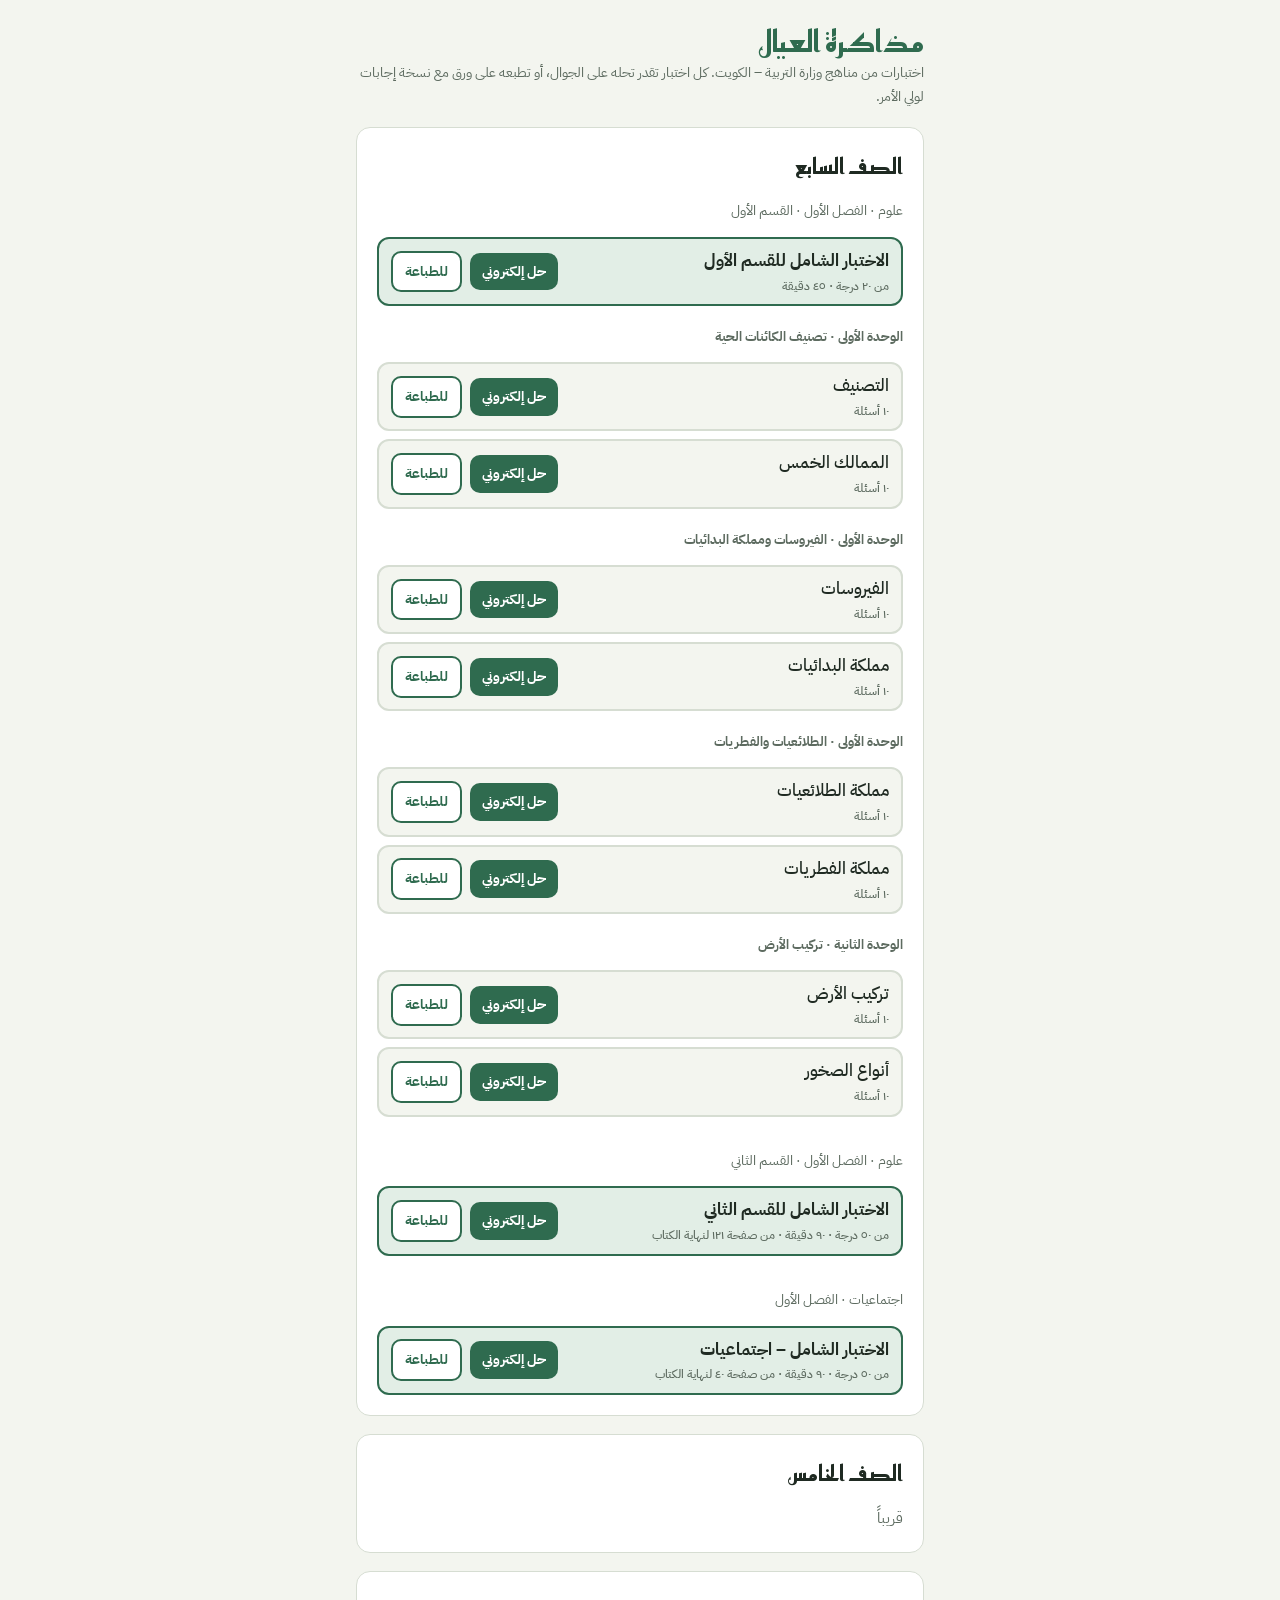
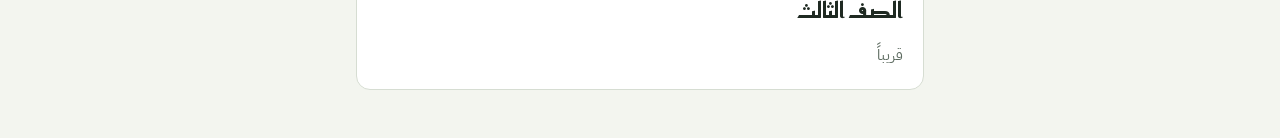
<file: index.html>
<!doctype html>
<html lang="ar" dir="rtl"><head><meta charset="utf-8"><meta name="viewport" content="width=device-width,initial-scale=1">
<title>مذاكرة العيال</title>
<link rel="stylesheet" href="https://fonts.googleapis.com/css2?family=Reem+Kufi:wght@500;700&family=IBM+Plex+Sans+Arabic:wght@400;500;700&display=swap">
<link rel="stylesheet" href="assets/style.css">
</head><body>
<div class="wrap">
  <header><h1>مذاكرة العيال</h1><p class="hint">اختبارات من مناهج وزارة التربية – الكويت. كل اختبار تقدر تحله على الجوال، أو تطبعه على ورق مع نسخة إجابات لولي الأمر.</p></header>

  <section class="card grade">
    <h2>الصف السابع</h2>
    <p class="hint">علوم · الفصل الأول · القسم الأول</p>
    <div class="list">
      <div class="qrow exam"><span class="qname">الاختبار الشامل للقسم الأول<small>من ٢٠ درجة · ٤٥ دقيقة</small></span><a class="mode e" href="sabe3/ulum-ikhtibar-shamil.html">حل إلكتروني</a><a class="mode p" href="sabe3/ulum-ikhtibar-shamil.html#print">للطباعة</a></div>
    </div>
    <p class="chapter">الوحدة الأولى · تصنيف الكائنات الحية</p>
    <div class="list">
      <div class="qrow"><span class="qname">التصنيف<small>١٠ أسئلة</small></span><a class="mode e" href="sabe3/ulum-tasneef.html">حل إلكتروني</a><a class="mode p" href="sabe3/ulum-tasneef.html#print">للطباعة</a></div>
      <div class="qrow"><span class="qname">الممالك الخمس<small>١٠ أسئلة</small></span><a class="mode e" href="sabe3/ulum-mamalik.html">حل إلكتروني</a><a class="mode p" href="sabe3/ulum-mamalik.html#print">للطباعة</a></div>
    </div>
    <p class="chapter">الوحدة الأولى · الفيروسات ومملكة البدائيات</p>
    <div class="list">
      <div class="qrow"><span class="qname">الفيروسات<small>١٠ أسئلة</small></span><a class="mode e" href="sabe3/ulum-virusat.html">حل إلكتروني</a><a class="mode p" href="sabe3/ulum-virusat.html#print">للطباعة</a></div>
      <div class="qrow"><span class="qname">مملكة البدائيات<small>١٠ أسئلة</small></span><a class="mode e" href="sabe3/ulum-bidaiyat.html">حل إلكتروني</a><a class="mode p" href="sabe3/ulum-bidaiyat.html#print">للطباعة</a></div>
    </div>
    <p class="chapter">الوحدة الأولى · الطلائعيات والفطريات</p>
    <div class="list">
      <div class="qrow"><span class="qname">مملكة الطلائعيات<small>١٠ أسئلة</small></span><a class="mode e" href="sabe3/ulum-talaiyat.html">حل إلكتروني</a><a class="mode p" href="sabe3/ulum-talaiyat.html#print">للطباعة</a></div>
      <div class="qrow"><span class="qname">مملكة الفطريات<small>١٠ أسئلة</small></span><a class="mode e" href="sabe3/ulum-fitriyat.html">حل إلكتروني</a><a class="mode p" href="sabe3/ulum-fitriyat.html#print">للطباعة</a></div>
    </div>
    <p class="chapter">الوحدة الثانية · تركيب الأرض</p>
    <div class="list">
      <div class="qrow"><span class="qname">تركيب الأرض<small>١٠ أسئلة</small></span><a class="mode e" href="sabe3/ulum-tarkib-alard.html">حل إلكتروني</a><a class="mode p" href="sabe3/ulum-tarkib-alard.html#print">للطباعة</a></div>
      <div class="qrow"><span class="qname">أنواع الصخور<small>١٠ أسئلة</small></span><a class="mode e" href="sabe3/ulum-sukhur.html">حل إلكتروني</a><a class="mode p" href="sabe3/ulum-sukhur.html#print">للطباعة</a></div>
    </div>
    <p class="hint" style="margin-top:18px">علوم · الفصل الأول · القسم الثاني</p>
    <div class="list">
      <div class="qrow exam"><span class="qname">الاختبار الشامل للقسم الثاني<small>من ٥٠ درجة · ٩٠ دقيقة · من صفحة ١٢١ لنهاية الكتاب</small></span><a class="mode e" href="sabe3/ulum-ikhtibar-qism2.html">حل إلكتروني</a><a class="mode p" href="sabe3/ulum-ikhtibar-qism2.html#print">للطباعة</a></div>
    </div>
    <p class="hint" style="margin-top:18px">اجتماعيات · الفصل الأول</p>
    <div class="list">
      <div class="qrow exam"><span class="qname">الاختبار الشامل – اجتماعيات<small>من ٥٠ درجة · ٩٠ دقيقة · من صفحة ٤٠ لنهاية الكتاب</small></span><a class="mode e" href="sabe3/ijtimaiyat-ikhtibar-shamil.html">حل إلكتروني</a><a class="mode p" href="sabe3/ijtimaiyat-ikhtibar-shamil.html#print">للطباعة</a></div>
    </div>
  </section>

  <section class="card grade"><h2>الصف الخامس</h2><p class="empty">قريباً</p></section>
  <section class="card grade"><h2>الصف الثالث</h2><p class="empty">قريباً</p></section>
</div>
</body></html>
</file>
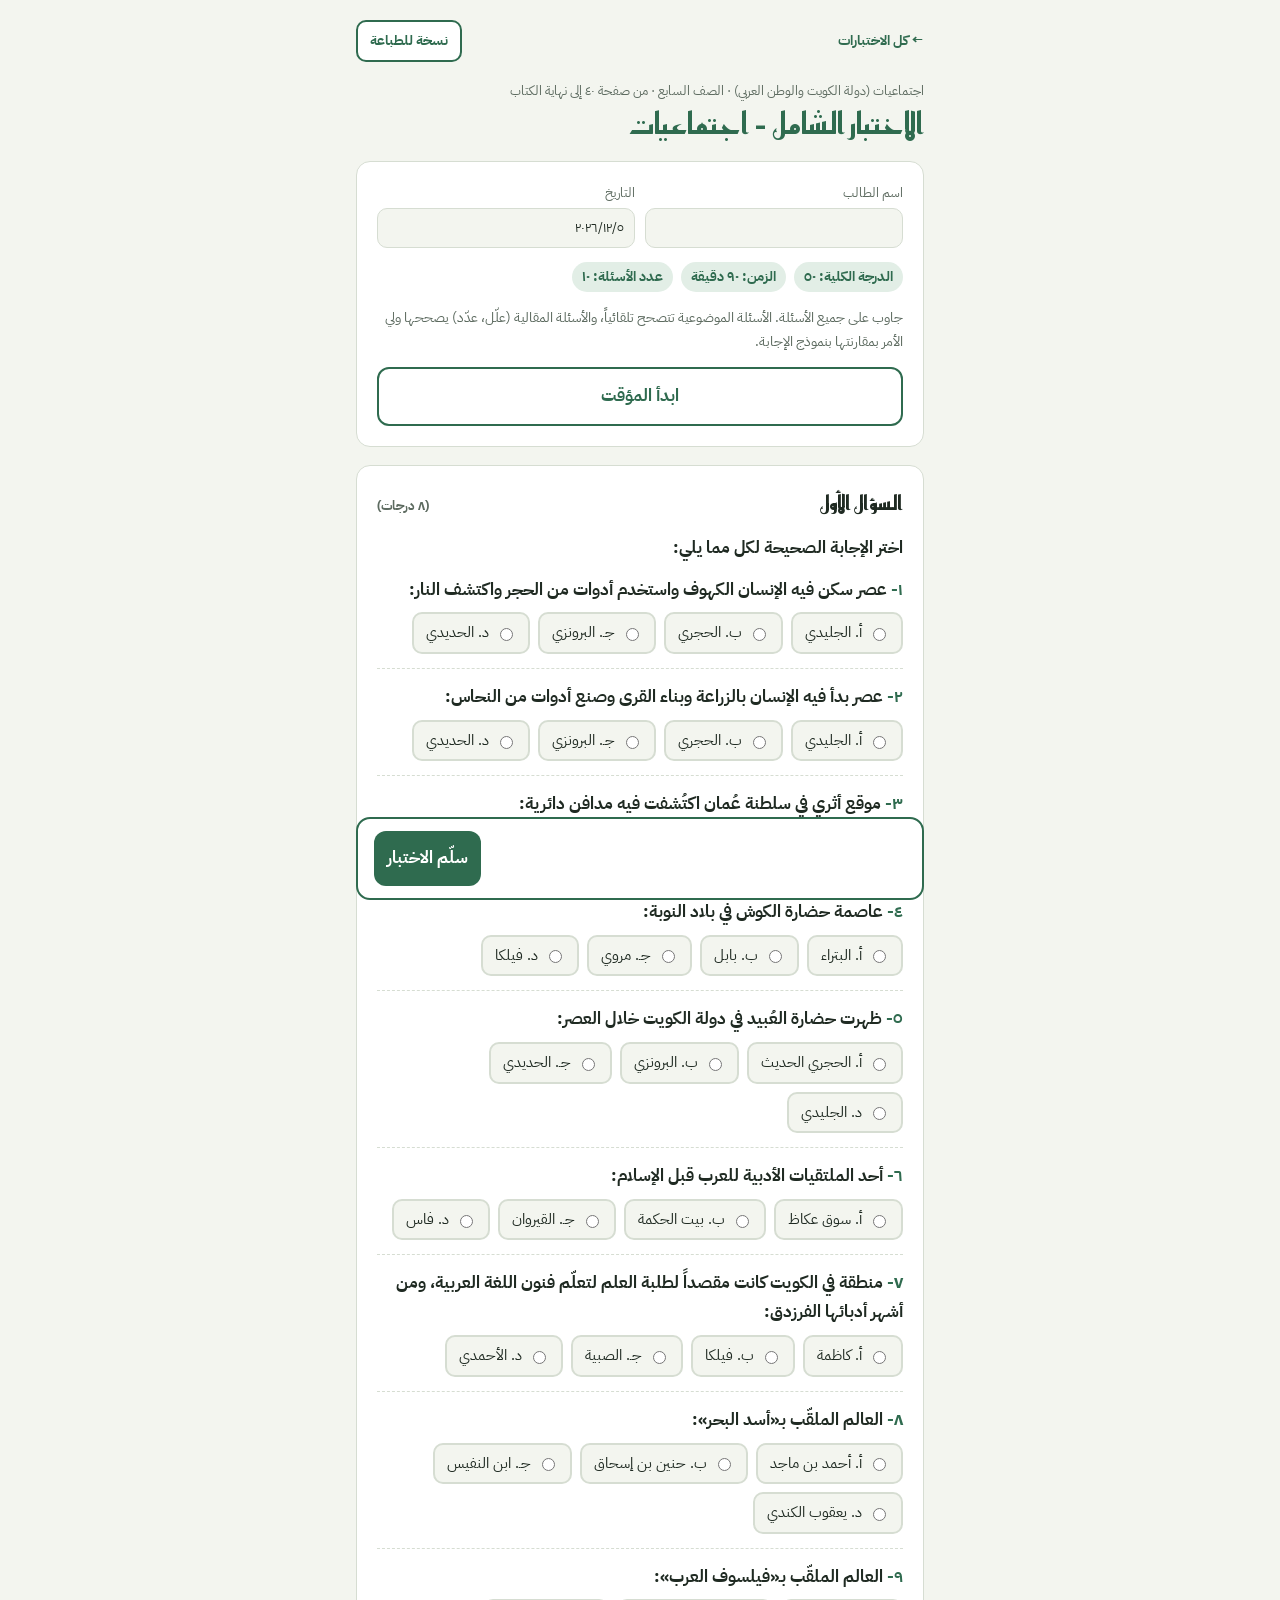
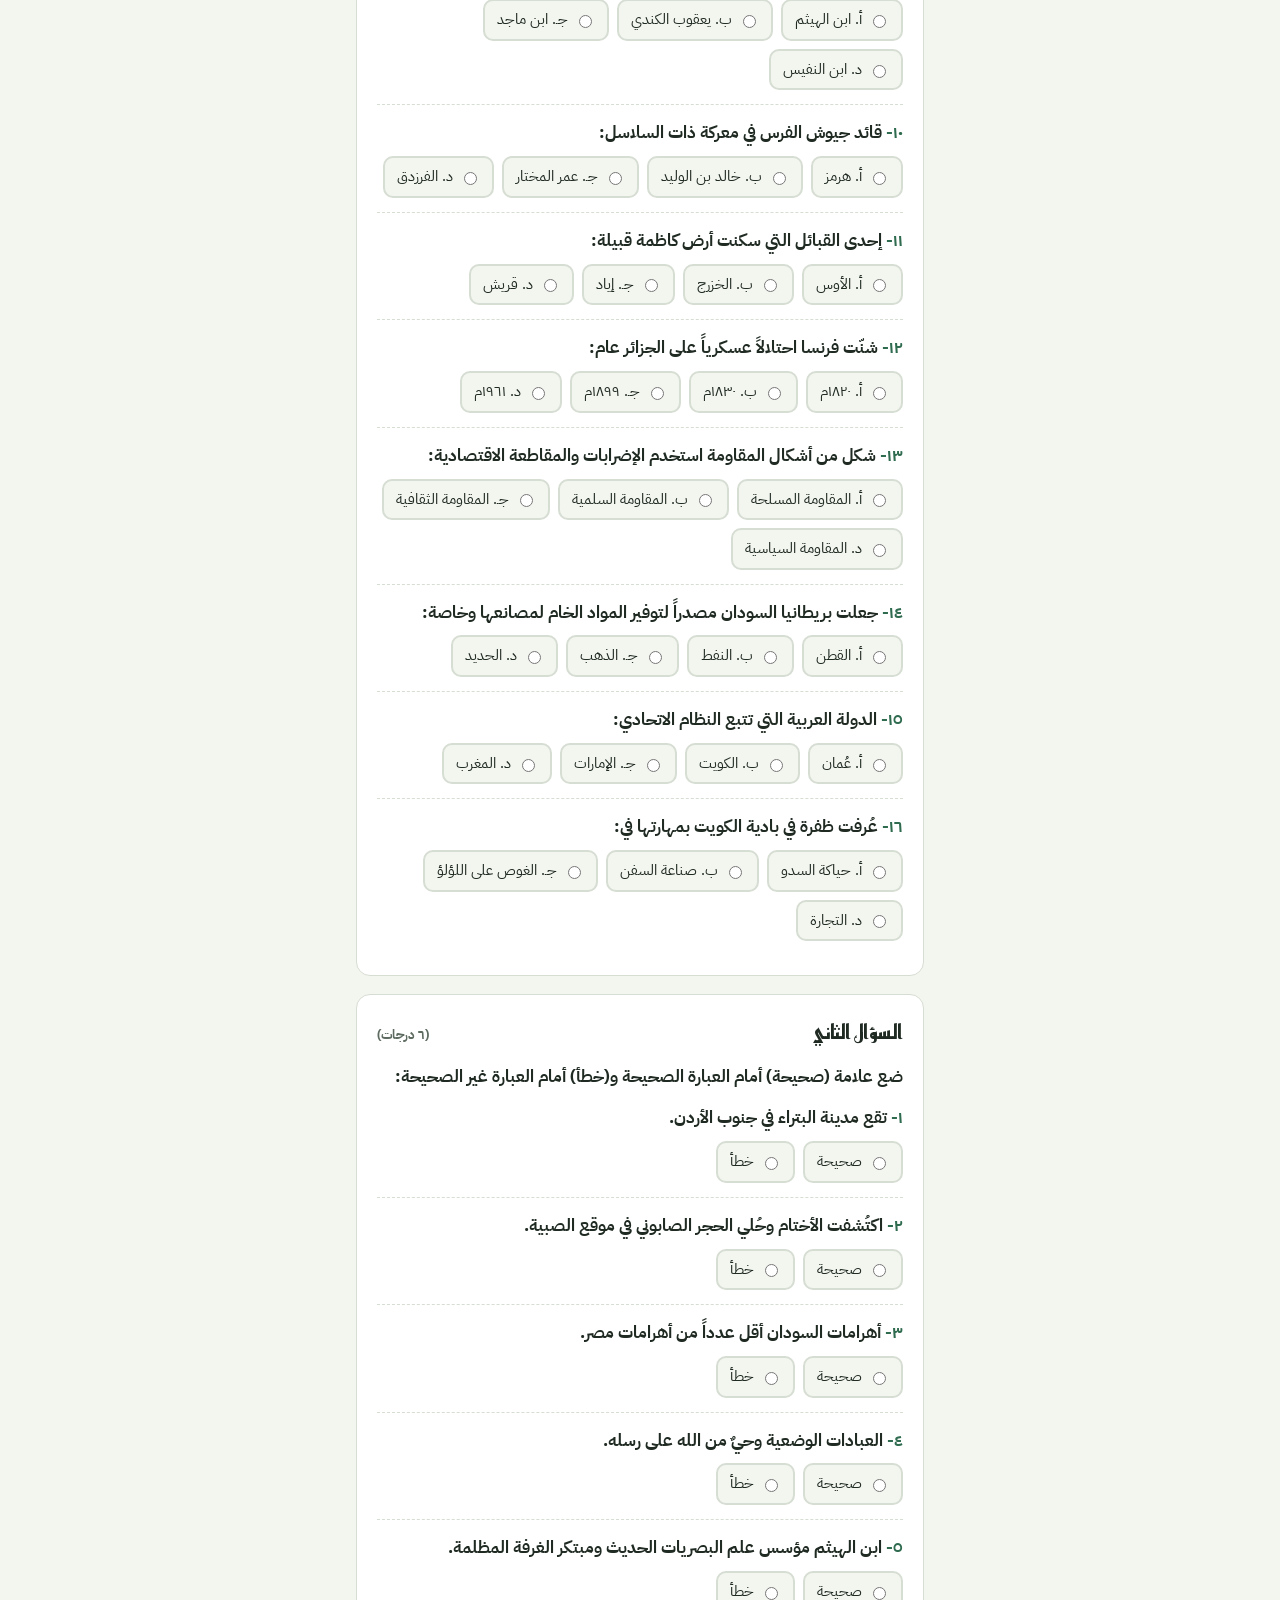
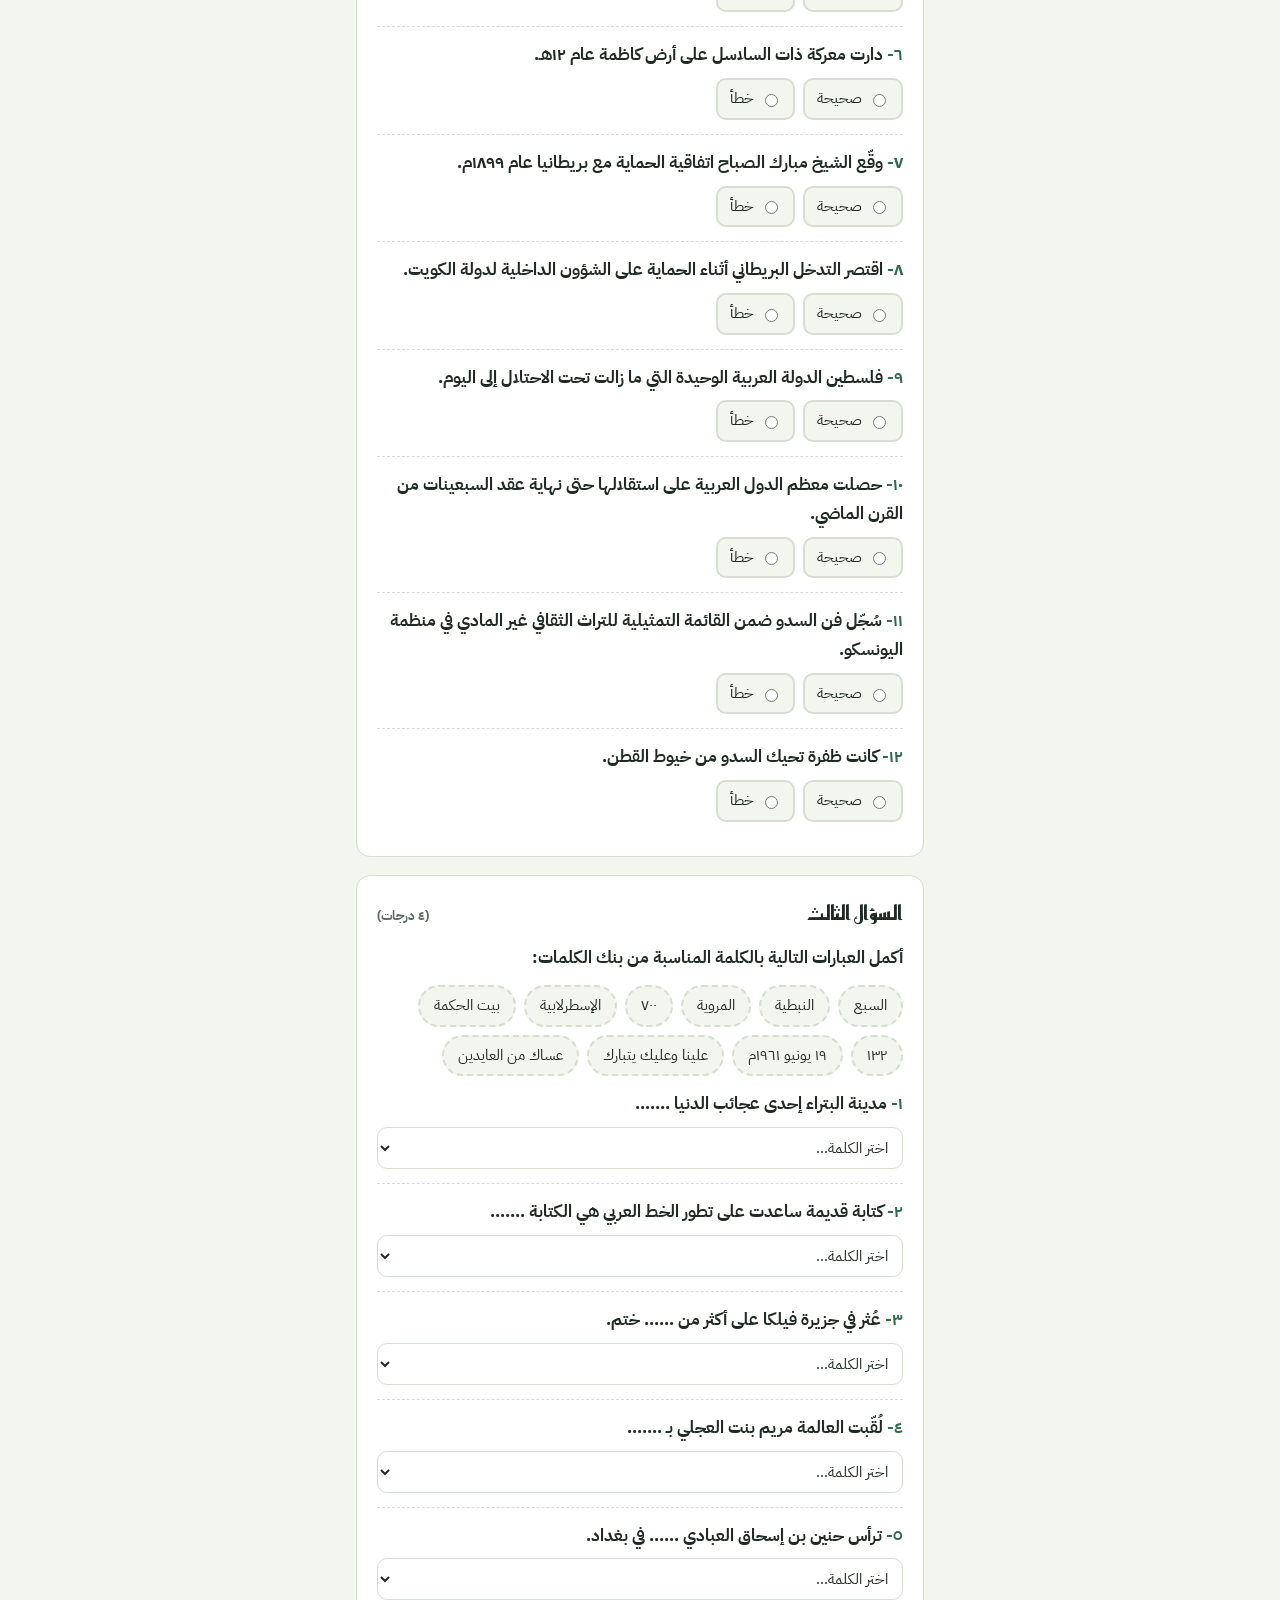
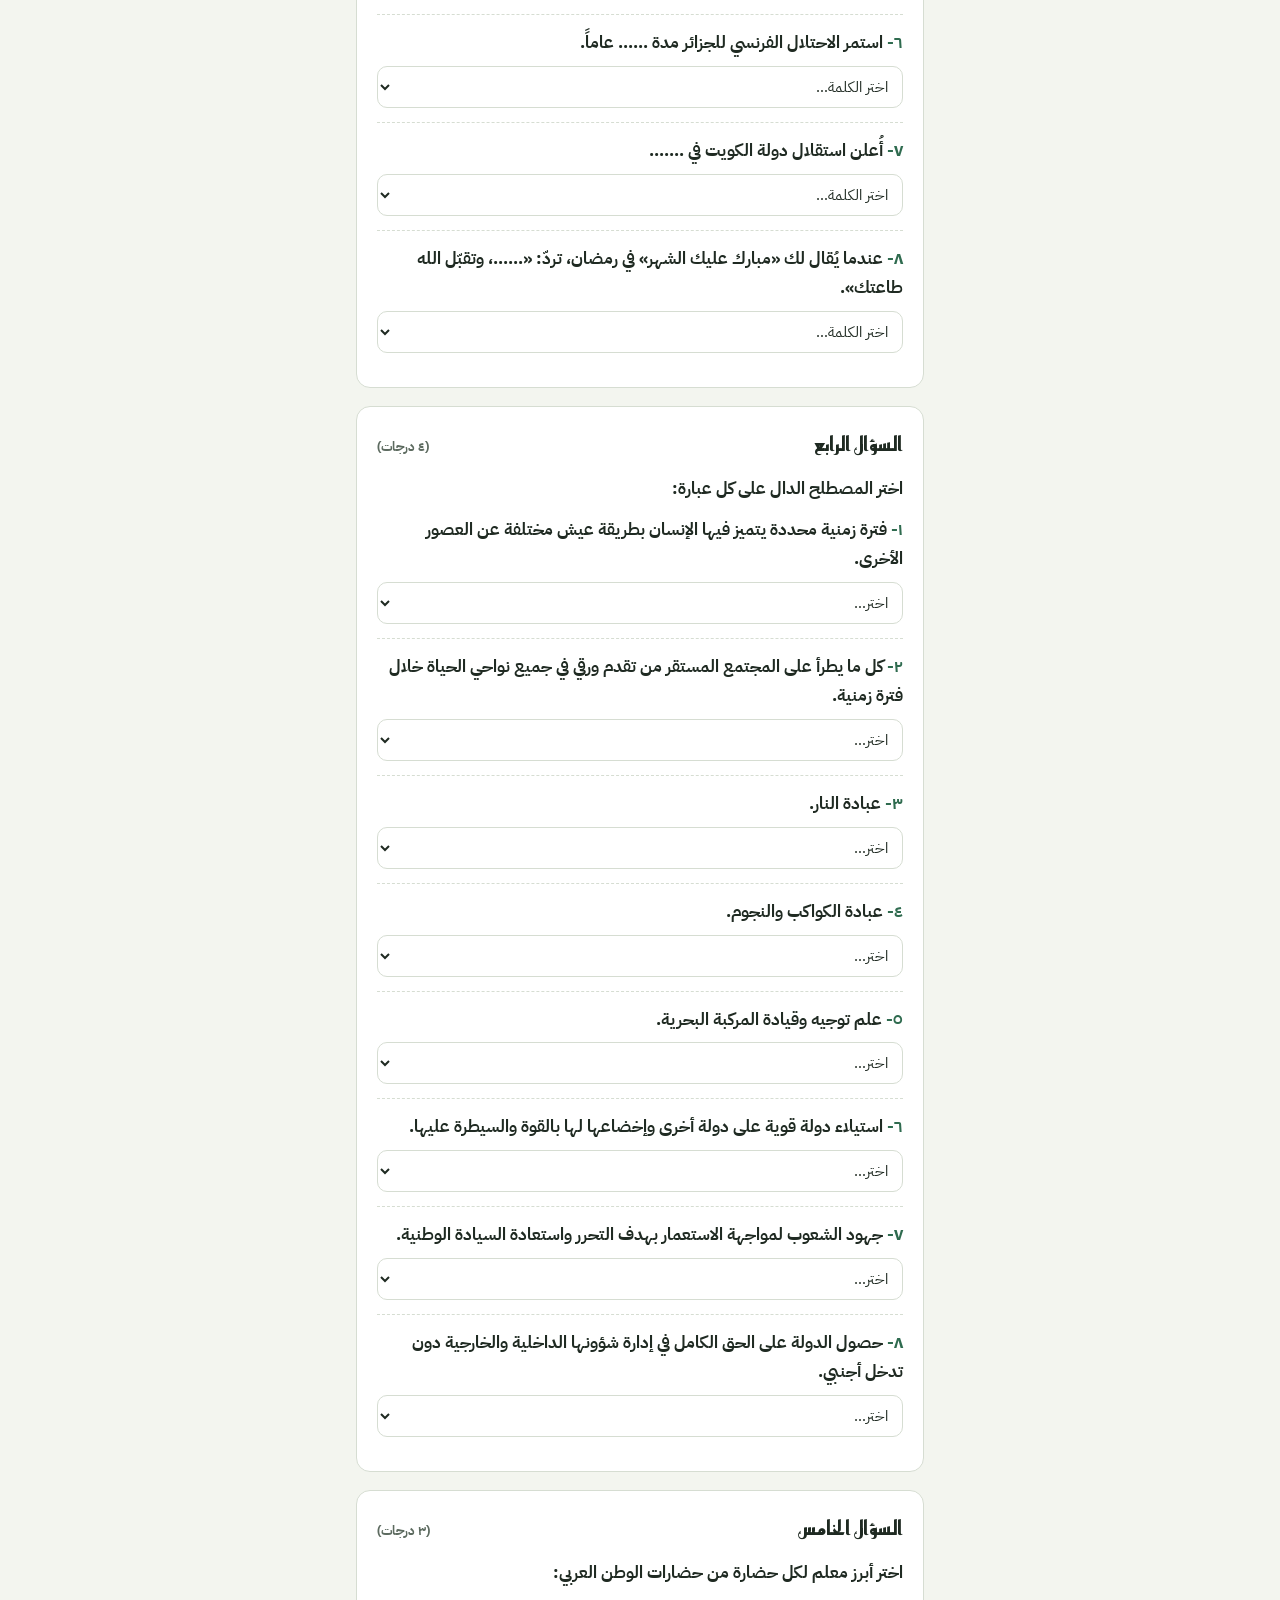
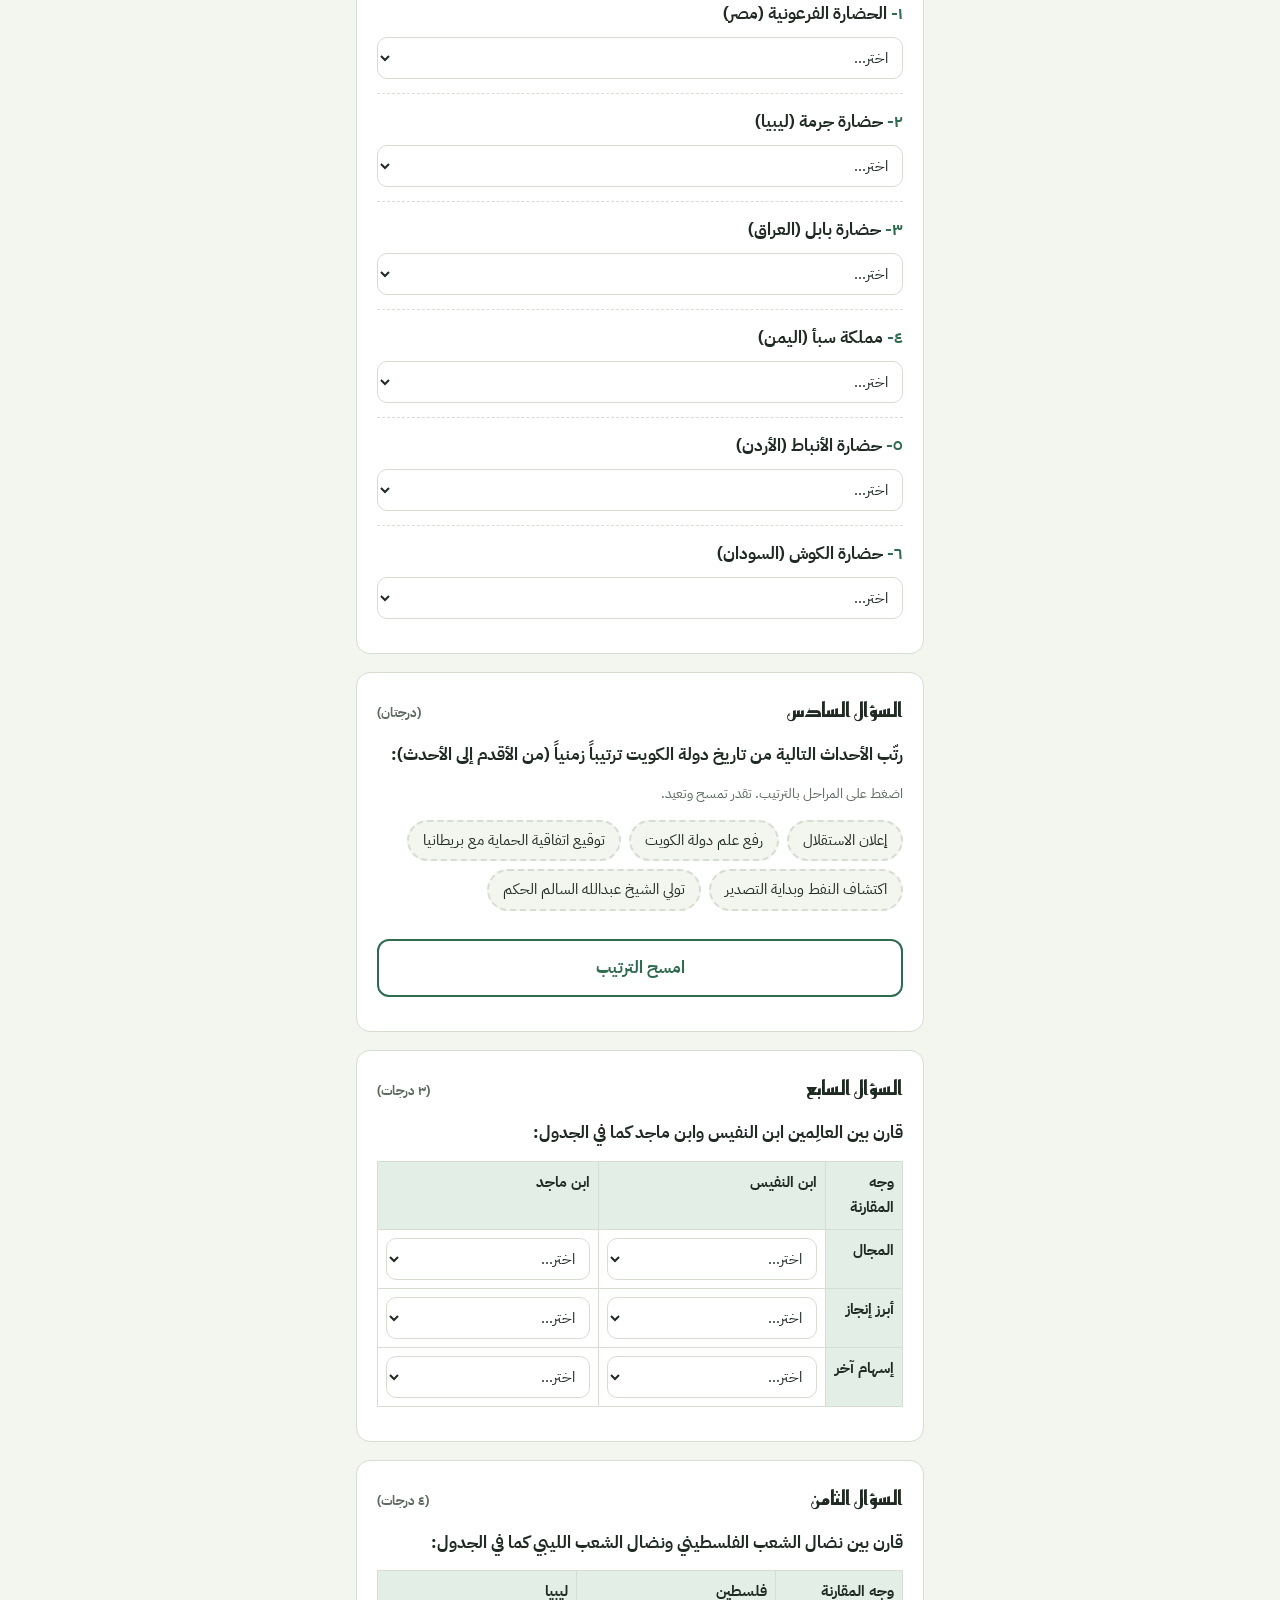
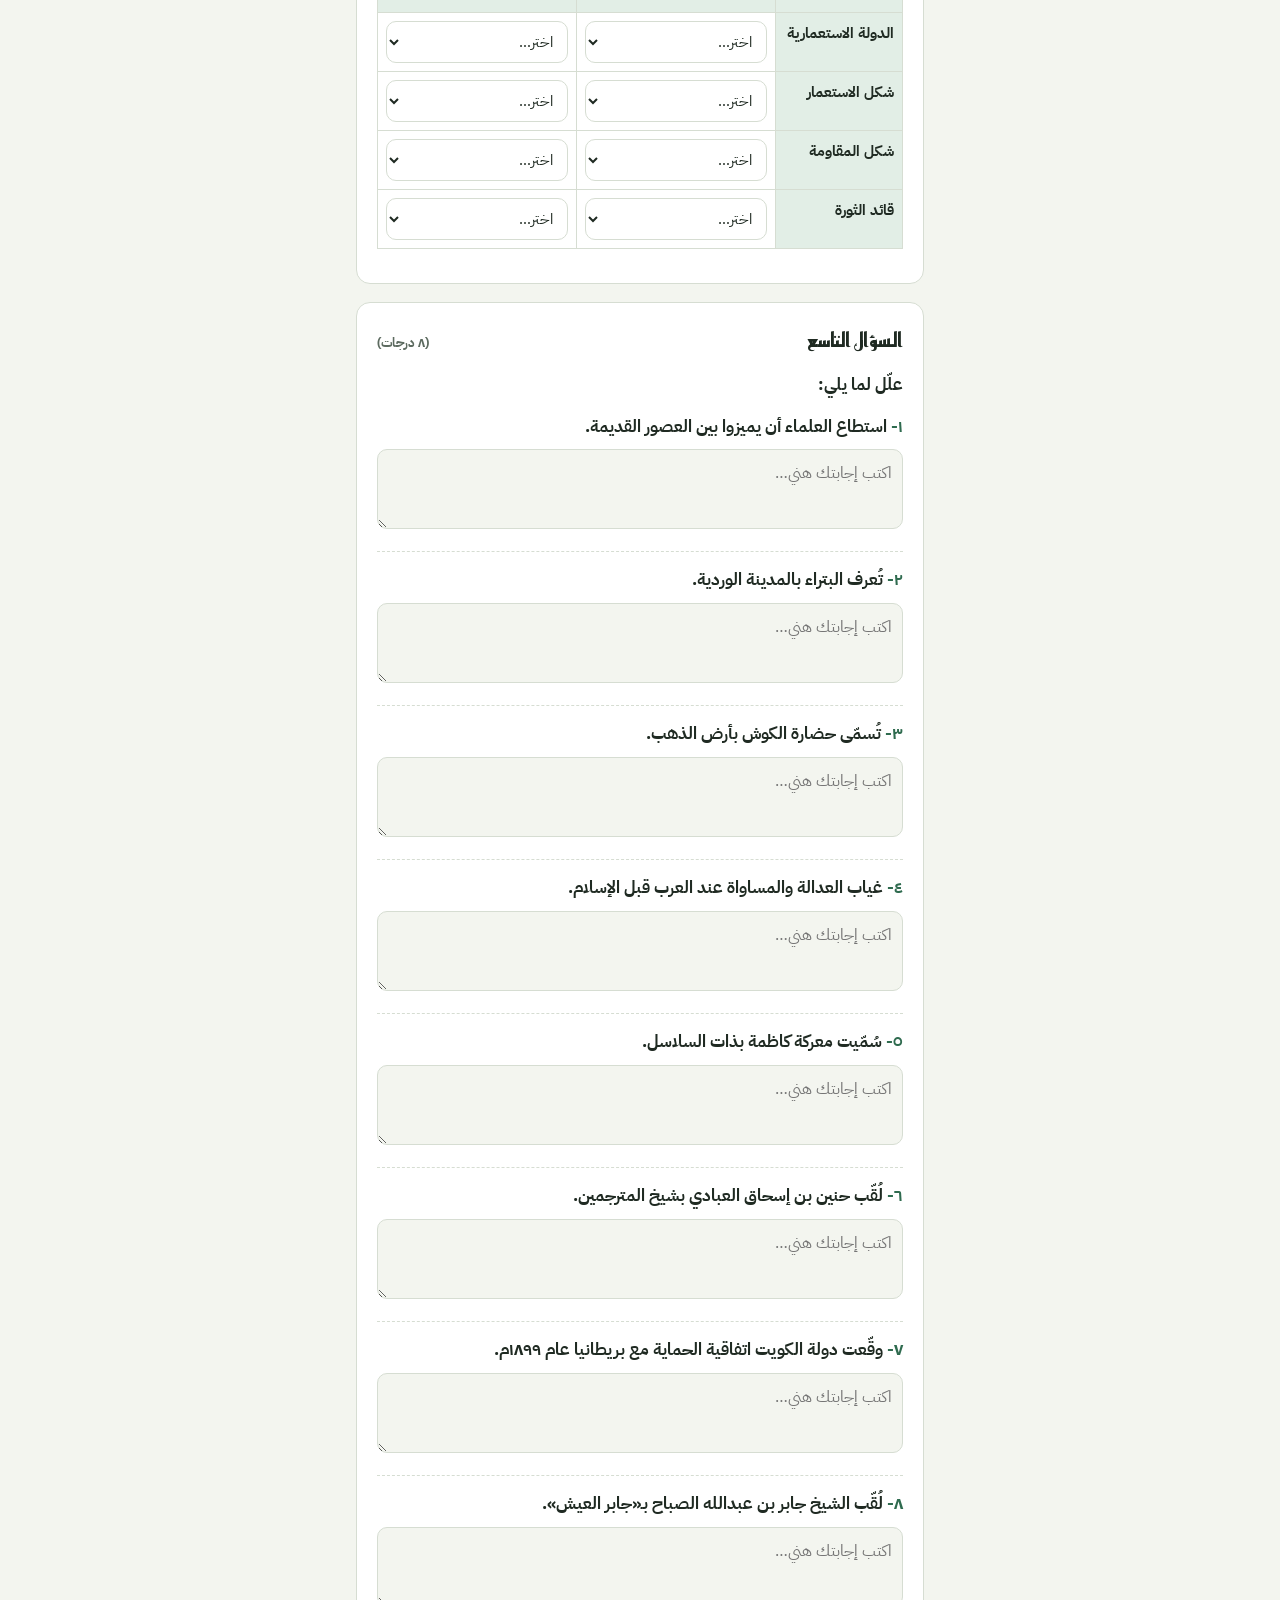
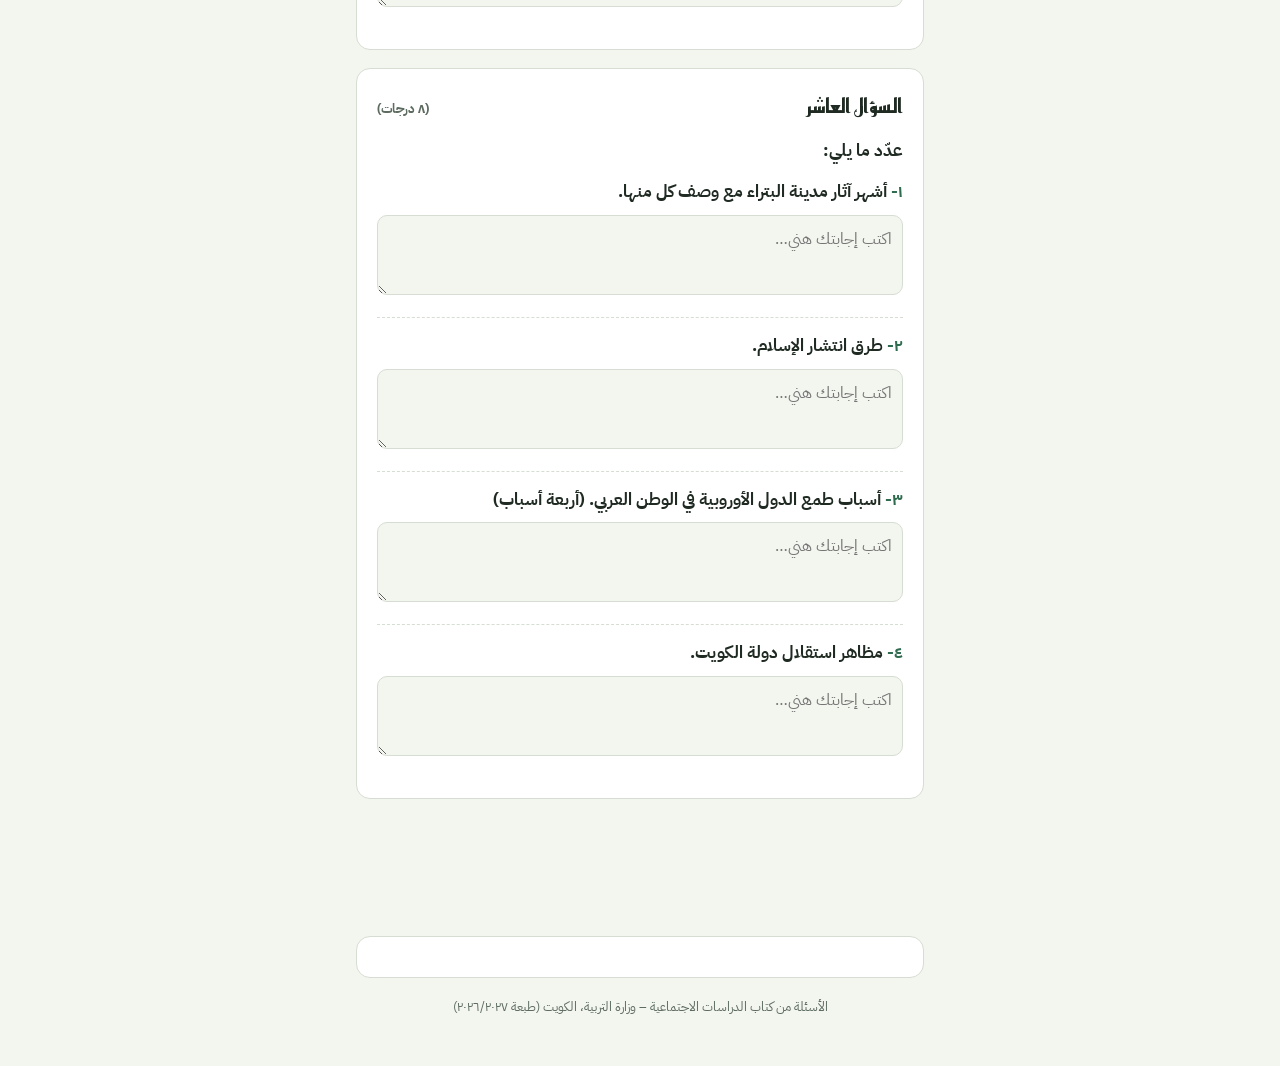
<file: sabe3/ijtimaiyat-ikhtibar-shamil.html>
<!doctype html>
<html lang="ar" dir="rtl"><head><meta charset="utf-8"><meta name="viewport" content="width=device-width,initial-scale=1">
<title>الاختبار الشامل – اجتماعيات سابع</title>
<link rel="stylesheet" href="https://fonts.googleapis.com/css2?family=Reem+Kufi:wght@500;700&family=IBM+Plex+Sans+Arabic:wght@400;500;700&display=swap">
<link rel="stylesheet" href="../assets/style.css">
</head><body>
<div id="app"></div>
<script>window.EXAM={"title": "الاختبار الشامل – اجتماعيات", "eyebrow": "اجتماعيات (دولة الكويت والوطن العربي) · الصف السابع · من صفحة ٤٠ إلى نهاية الكتاب", "source": "كتاب الدراسات الاجتماعية", "total": 50, "minutes": 90, "note": "جاوب على جميع الأسئلة. الأسئلة الموضوعية تتصحح تلقائياً، والأسئلة المقالية (علّل، عدّد) يصححها ولي الأمر بمقارنتها بنموذج الإجابة.", "chapters": [{"id": "u2", "name": "الكويت والوطن العربي عبر العصور"}, {"id": "u3", "name": "الحضارة العربية الإسلامية"}, {"id": "u4", "name": "بين الاستعمار والاستقلال"}, {"id": "u5", "name": "وقفات مع كويت الطيب"}], "sections": [{"type": "mcq", "each": 0.5, "prompt": "اختر الإجابة الصحيحة لكل مما يلي:", "items": [{"q": "عصر سكن فيه الإنسان الكهوف واستخدم أدوات من الحجر واكتشف النار:", "o": ["الجليدي", "الحجري", "البرونزي", "الحديدي"], "a": 1, "c": "u2"}, {"q": "عصر بدأ فيه الإنسان بالزراعة وبناء القرى وصنع أدوات من النحاس:", "o": ["الجليدي", "الحجري", "البرونزي", "الحديدي"], "a": 2, "c": "u2"}, {"q": "موقع أثري في سلطنة عُمان اكتُشفت فيه مدافن دائرية:", "o": ["تيشيت", "بوشر", "الصبية", "مروي"], "a": 1, "c": "u2"}, {"q": "عاصمة حضارة الكوش في بلاد النوبة:", "o": ["البتراء", "بابل", "مروي", "فيلكا"], "a": 2, "c": "u2"}, {"q": "ظهرت حضارة العُبيد في دولة الكويت خلال العصر:", "o": ["الحجري الحديث", "البرونزي", "الحديدي", "الجليدي"], "a": 0, "c": "u2"}, {"q": "أحد الملتقيات الأدبية للعرب قبل الإسلام:", "o": ["سوق عكاظ", "بيت الحكمة", "القيروان", "فاس"], "a": 0, "c": "u3"}, {"q": "منطقة في الكويت كانت مقصداً لطلبة العلم لتعلّم فنون اللغة العربية، ومن أشهر أدبائها الفرزدق:", "o": ["كاظمة", "فيلكا", "الصبية", "الأحمدي"], "a": 0, "c": "u3"}, {"q": "العالم الملقّب بـ«أسد البحر»:", "o": ["أحمد بن ماجد", "حنين بن إسحاق", "ابن النفيس", "يعقوب الكندي"], "a": 0, "c": "u3"}, {"q": "العالم الملقّب بـ«فيلسوف العرب»:", "o": ["ابن الهيثم", "يعقوب الكندي", "ابن ماجد", "ابن النفيس"], "a": 1, "c": "u3"}, {"q": "قائد جيوش الفرس في معركة ذات السلاسل:", "o": ["هرمز", "خالد بن الوليد", "عمر المختار", "الفرزدق"], "a": 0, "c": "u3"}, {"q": "إحدى القبائل التي سكنت أرض كاظمة قبيلة:", "o": ["الأوس", "الخزرج", "إياد", "قريش"], "a": 2, "c": "u3"}, {"q": "شنّت فرنسا احتلالاً عسكرياً على الجزائر عام:", "o": ["١٨٢٠م", "١٨٣٠م", "١٨٩٩م", "١٩٦١م"], "a": 1, "c": "u4"}, {"q": "شكل من أشكال المقاومة استخدم الإضرابات والمقاطعة الاقتصادية:", "o": ["المقاومة المسلحة", "المقاومة السلمية", "المقاومة الثقافية", "المقاومة السياسية"], "a": 1, "c": "u4"}, {"q": "جعلت بريطانيا السودان مصدراً لتوفير المواد الخام لمصانعها وخاصة:", "o": ["القطن", "النفط", "الذهب", "الحديد"], "a": 0, "c": "u4"}, {"q": "الدولة العربية التي تتبع النظام الاتحادي:", "o": ["عُمان", "الكويت", "الإمارات", "المغرب"], "a": 2, "c": "u4"}, {"q": "عُرفت ظفرة في بادية الكويت بمهارتها في:", "o": ["حياكة السدو", "صناعة السفن", "الغوص على اللؤلؤ", "التجارة"], "a": 0, "c": "u5"}]}, {"type": "tf", "each": 0.5, "prompt": "ضع علامة (صحيحة) أمام العبارة الصحيحة و(خطأ) أمام العبارة غير الصحيحة:", "items": [{"q": "تقع مدينة البتراء في جنوب الأردن.", "a": true, "c": "u2"}, {"q": "اكتُشفت الأختام وحُلي الحجر الصابوني في موقع الصبية.", "a": false, "fix": "اكتُشفت في جزيرة فيلكا (حضارة دلمون)، أما الصبية فاكتُشفت فيها أوانٍ فخارية ورؤوس رماح حجرية.", "c": "u2"}, {"q": "أهرامات السودان أقل عدداً من أهرامات مصر.", "a": false, "fix": "أهرامات السودان أكثر عدداً، وعدد الأهرامات المروية يفوق ٢٠٠ هرم.", "c": "u2"}, {"q": "العبادات الوضعية وحيٌ من الله على رسله.", "a": false, "fix": "الرسالات السماوية هي الوحي، أما العبادات الوضعية فممارسات وضعها البشر بأنفسهم.", "c": "u3"}, {"q": "ابن الهيثم مؤسس علم البصريات الحديث ومبتكر الغرفة المظلمة.", "a": true, "c": "u3"}, {"q": "دارت معركة ذات السلاسل على أرض كاظمة عام ١٢هـ.", "a": true, "c": "u3"}, {"q": "وقّع الشيخ مبارك الصباح اتفاقية الحماية مع بريطانيا عام ١٨٩٩م.", "a": true, "c": "u4"}, {"q": "اقتصر التدخل البريطاني أثناء الحماية على الشؤون الداخلية لدولة الكويت.", "a": false, "fix": "اقتصر على العلاقات الخارجية والدفاع، والسيادة الداخلية بيد الأسرة الحاكمة (آل الصباح).", "c": "u4"}, {"q": "فلسطين الدولة العربية الوحيدة التي ما زالت تحت الاحتلال إلى اليوم.", "a": true, "c": "u4"}, {"q": "حصلت معظم الدول العربية على استقلالها حتى نهاية عقد السبعينات من القرن الماضي.", "a": true, "c": "u4"}, {"q": "سُجّل فن السدو ضمن القائمة التمثيلية للتراث الثقافي غير المادي في منظمة اليونسكو.", "a": true, "c": "u5"}, {"q": "كانت ظفرة تحيك السدو من خيوط القطن.", "a": false, "fix": "كانت تحيكه من شعر الماعز.", "c": "u5"}]}, {"type": "fill", "each": 0.5, "prompt": "أكمل العبارات التالية بالكلمة المناسبة من بنك الكلمات:", "bank": ["السبع", "النبطية", "المروية", "٧٠٠", "الإسطرلابية", "بيت الحكمة", "١٣٢", "١٩ يونيو ١٩٦١م", "علينا وعليك يتبارك", "عساك من العايدين"], "items": [{"q": "مدينة البتراء إحدى عجائب الدنيا ___.", "a": "السبع", "c": "u2"}, {"q": "كتابة قديمة ساعدت على تطور الخط العربي هي الكتابة ___.", "a": "النبطية", "c": "u2"}, {"q": "عُثر في جزيرة فيلكا على أكثر من ___ ختم.", "a": "٧٠٠", "c": "u2"}, {"q": "لُقّبت العالمة مريم بنت العجلي بـ ___.", "a": "الإسطرلابية", "c": "u3"}, {"q": "ترأس حنين بن إسحاق العبادي ___ في بغداد.", "a": "بيت الحكمة", "c": "u3"}, {"q": "استمر الاحتلال الفرنسي للجزائر مدة ___ عاماً.", "a": "١٣٢", "c": "u4"}, {"q": "أُعلن استقلال دولة الكويت في ___.", "a": "١٩ يونيو ١٩٦١م", "c": "u4"}, {"q": "عندما يُقال لك «مبارك عليك الشهر» في رمضان، تردّ: «___، وتقبّل الله طاعتك».", "a": "علينا وعليك يتبارك", "c": "u5"}]}, {"type": "match", "each": 0.5, "prompt": "اختر المصطلح الدال على كل عبارة:", "items": [{"q": "فترة زمنية محددة يتميز فيها الإنسان بطريقة عيش مختلفة عن العصور الأخرى.", "a": "العصر التاريخي", "c": "u2"}, {"q": "كل ما يطرأ على المجتمع المستقر من تقدم ورقي في جميع نواحي الحياة خلال فترة زمنية.", "a": "الحضارة", "c": "u2"}, {"q": "عبادة النار.", "a": "المجوسية", "c": "u3"}, {"q": "عبادة الكواكب والنجوم.", "a": "الصابئة", "c": "u3"}, {"q": "علم توجيه وقيادة المركبة البحرية.", "a": "الملاحة", "c": "u3"}, {"q": "استيلاء دولة قوية على دولة أخرى وإخضاعها لها بالقوة والسيطرة عليها.", "a": "الاستعمار", "c": "u4"}, {"q": "جهود الشعوب لمواجهة الاستعمار بهدف التحرر واستعادة السيادة الوطنية.", "a": "المقاومة", "c": "u4"}, {"q": "حصول الدولة على الحق الكامل في إدارة شؤونها الداخلية والخارجية دون تدخل أجنبي.", "a": "الاستقلال", "c": "u4"}]}, {"type": "match", "each": 0.5, "prompt": "اختر أبرز معلم لكل حضارة من حضارات الوطن العربي:", "items": [{"q": "الحضارة الفرعونية (مصر)", "a": "أبو الهول", "c": "u2"}, {"q": "حضارة جرمة (ليبيا)", "a": "نظام الري (الفقارات)", "c": "u2"}, {"q": "حضارة بابل (العراق)", "a": "شرائع حمورابي", "c": "u2"}, {"q": "مملكة سبأ (اليمن)", "a": "سد مأرب", "c": "u2"}, {"q": "حضارة الأنباط (الأردن)", "a": "الخزنة", "c": "u2"}, {"q": "حضارة الكوش (السودان)", "a": "أهرامات مروي", "c": "u2"}]}, {"type": "order", "marks": 2, "c": "u4", "prompt": "رتّب الأحداث التالية من تاريخ دولة الكويت ترتيباً زمنياً (من الأقدم إلى الأحدث):", "items": ["توقيع اتفاقية الحماية مع بريطانيا", "اكتشاف النفط وبداية التصدير", "تولي الشيخ عبدالله السالم الحكم", "إعلان الاستقلال", "رفع علم دولة الكويت"]}, {"type": "compare", "marks": 3, "each": 0.5, "c": "u3", "prompt": "قارن بين العالِمين ابن النفيس وابن ماجد كما في الجدول:", "cols": ["ابن النفيس", "ابن ماجد"], "rows": [{"label": "المجال", "options": ["الطب", "الملاحة البحرية", "البصريات"], "answers": ["الطب", "الملاحة البحرية"]}, {"label": "أبرز إنجاز", "options": ["أول من اكتشف الدورة الدموية الصغرى", "رسم أقدم الخرائط العلمية المعتمدة مثل أطلس القرن", "ابتكر الغرفة المظلمة"], "answers": ["أول من اكتشف الدورة الدموية الصغرى", "رسم أقدم الخرائط العلمية المعتمدة مثل أطلس القرن"]}, {"label": "إسهام آخر", "options": ["ألّف كتاب «شرح تشريح القانون»", "طوّر أدوات الملاحة البحرية", "ترجم الكتب من اليونانية"], "answers": ["ألّف كتاب «شرح تشريح القانون»", "طوّر أدوات الملاحة البحرية"]}]}, {"type": "compare", "marks": 4, "each": 0.5, "c": "u4", "prompt": "قارن بين نضال الشعب الفلسطيني ونضال الشعب الليبي كما في الجدول:", "cols": ["فلسطين", "ليبيا"], "rows": [{"label": "الدولة الاستعمارية", "options": ["بريطانيا", "إيطاليا", "فرنسا"], "answers": ["بريطانيا", "إيطاليا"]}, {"label": "شكل الاستعمار", "options": ["استيطان", "احتلال عسكري استيطاني", "انتداب دولي"], "answers": ["استيطان", "احتلال عسكري استيطاني"]}, {"label": "شكل المقاومة", "options": ["مقاومة سياسية", "مقاومة مسلحة", "مقاومة ثقافية"], "answers": ["مقاومة سياسية", "مقاومة مسلحة"]}, {"label": "قائد الثورة", "options": ["محمد أمين الحسيني", "عمر المختار", "خالد بن الوليد"], "answers": ["محمد أمين الحسيني", "عمر المختار"]}]}, {"type": "written", "each": 1, "prompt": "علّل لما يلي:", "items": [{"q": "استطاع العلماء أن يميزوا بين العصور القديمة.", "model": "من خلال ما تركه الإنسان من دلائل مادية تبيّن ملامح كل عصر، مثل: نوع السكن، والأدوات المستخدمة، والكتابة، وأسلوب الحياة.", "c": "u2"}, {"q": "تُعرف البتراء بالمدينة الوردية.", "model": "بسبب لون صخورها.", "c": "u2"}, {"q": "تُسمّى حضارة الكوش بأرض الذهب.", "model": "لانتشار مناجم الذهب في أراضيها، وكان الذهب يُستخدم في صناعة التماثيل والحلي وتزيين المعابد والمقابر الملكية.", "c": "u2"}, {"q": "غياب العدالة والمساواة عند العرب قبل الإسلام.", "model": "بسبب سيادة الطبقية والعصبية القبلية، واعتماد الناس على نظام الولاء والثأر.", "c": "u3"}, {"q": "سُمّيت معركة كاظمة بذات السلاسل.", "model": "لأن الفرس ربطوا جنودهم بالسلاسل حتى لا يفرّوا من أرض المعركة.", "c": "u3"}, {"q": "لُقّب حنين بن إسحاق العبادي بشيخ المترجمين.", "model": "لإتقانه أربع لغات، وترجم عشرات الكتب من اليونانية إلى العربية.", "c": "u3"}, {"q": "وقّعت دولة الكويت اتفاقية الحماية مع بريطانيا عام ١٨٩٩م.", "model": "بسبب التهديدات الخارجية ومحاولات السيطرة عليها، والموقع الجغرافي لدولة الكويت.", "c": "u4"}, {"q": "لُقّب الشيخ جابر بن عبدالله الصباح بـ«جابر العيش».", "model": "لكرمه وجوده؛ فقد كان يأمر بفرش الحصائر في الأسواق ويوضع عليها صحون العيش (الأرز) واللحم، ويدعو كل من يمر لتناول الطعام.", "c": "u5"}]}, {"type": "written", "each": 2, "prompt": "عدّد ما يلي:", "items": [{"q": "أشهر آثار مدينة البتراء مع وصف كل منها.", "model": "الخزنة: واجهة ضخمة منحوتة بدقة في الجبل. قنوات المياه: نظام ذكي لحفظ مياه الأمطار في مواجهة الجفاف.", "c": "u2"}, {"q": "طرق انتشار الإسلام.", "model": "الدعوة السلمية – الفتوحات الإسلامية – العلم والثقافة – التجارة.", "c": "u3"}, {"q": "أسباب طمع الدول الأوروبية في الوطن العربي. (أربعة أسباب)", "model": "توفر الموارد الطبيعية – الموقع الجغرافي المتميز – أسواق جديدة لتصريف منتجاتهم – حل أزمة تكدس السكان في أوروبا – نشر الدين المسيحي. (تكفي أي أربعة)", "c": "u4"}, {"q": "مظاهر استقلال دولة الكويت.", "model": "صدور العملة – رفع علم الكويت – الانضمام إلى جامعة الدول العربية – إصدار الدستور.", "c": "u4"}]}]};</script>
<script src="../assets/print.js"></script>
<script src="../assets/exam.js"></script>
</body></html>
</file>
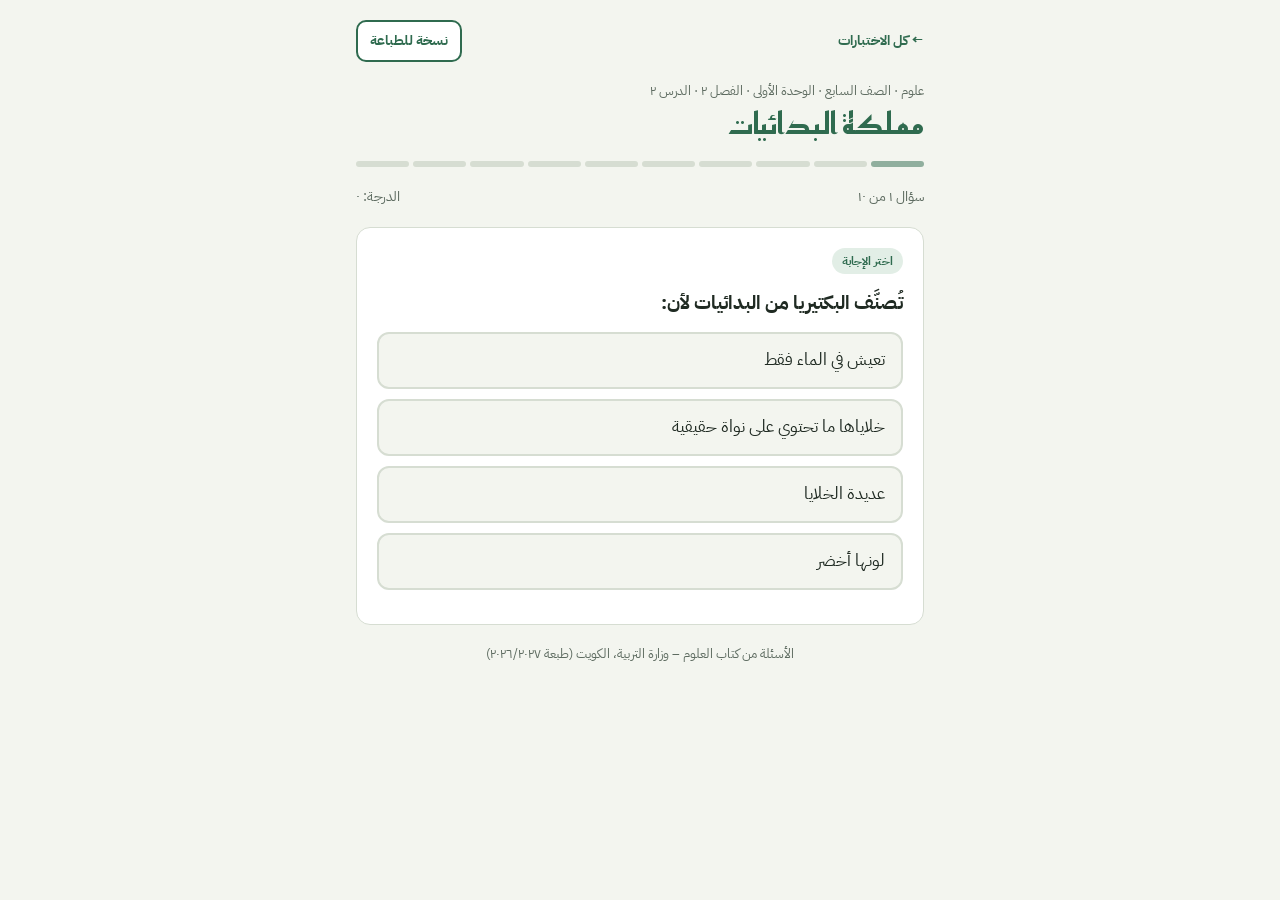
<file: sabe3/ulum-bidaiyat.html>
<!doctype html>
<html lang="ar" dir="rtl"><head><meta charset="utf-8"><meta name="viewport" content="width=device-width,initial-scale=1">
<title>مملكة البدائيات – علوم سابع</title>
<link rel="preconnect" href="https://fonts.googleapis.com">
<link rel="stylesheet" href="https://fonts.googleapis.com/css2?family=Reem+Kufi:wght@500;700&family=IBM+Plex+Sans+Arabic:wght@400;500;700&display=swap">
<link rel="stylesheet" href="../assets/style.css">
</head><body>
<div id="app"></div>
<script>window.QUIZ={"title": "مملكة البدائيات", "eyebrow": "علوم · الصف السابع · الوحدة الأولى · الفصل ٢ · الدرس ٢", "questions": [{"t": "mcq", "q": "تُصنَّف البكتيريا من البدائيات لأن:", "o": ["خلاياها ما تحتوي على نواة حقيقية", "لونها أخضر", "تعيش في الماء فقط", "عديدة الخلايا"], "a": 0, "e": ""}, {"t": "mcq", "q": "أي شكل من هذه <u>ليس</u> من أشكال البكتيريا؟", "o": ["العصوية", "الكروية", "الحلزونية", "المكعّبة"], "a": 3, "e": ""}, {"t": "match", "q": "صِل كل جزء من البكتيريا بوظيفته:", "pairs": [["الجدار الخلوي", "يحيط بالخلية ويعطيها شكلها الخارجي"], ["الغشاء البلازمي", "يحيط بالسيتوبلازم"], ["السوط", "يساعدها على الحركة في السوائل"]], "e": ""}, {"t": "tf", "q": "البكتيريا اللاهوائية تحتاج إلى الأكسجين، وتوجد في الأماكن المكشوفة للهواء.", "a": false, "e": "خطأ. هذا وصف الهوائية. اللاهوائية ما تحتاج أكسجين وتوجد في الأماكن المغلقة أو العميقة."}, {"t": "fill", "s": "تتكاثر البكتيريا لاجنسياً بطريقة ___.", "bank": ["الانشطار الثنائي", "التبرعم", "الجراثيم", "البذور"], "a": "الانشطار الثنائي", "e": ""}, {"t": "order", "q": "رتّب مراحل الانشطار الثنائي في البكتيريا:", "items": ["تنمو الخلية ويزداد حجمها", "تتضاعف المادة الوراثية", "تنفصل المادة الوراثية لنسختين وتتجه كل نسخة لجانب", "ينضغط الجدار للداخل حتى تنقسم الخلية", "تتكوّن خليتان متماثلتان"], "e": ""}, {"t": "mcq", "q": "في الظروف المناسبة، البكتيريا ممكن تتكاثر كل:", "o": ["٢٠ دقيقة", "٢٠ ساعة", "٢٠ يوم", "٢٠ ثانية"], "a": 0, "e": ""}, {"t": "match", "q": "صِل كل مرض بكتيري بالنسيج اللي يصيبه:", "pairs": [["التسمم الغذائي بالسالمونيلا", "الجهاز الهضمي (المعدة والأمعاء)"], ["حب الشباب", "الجلد"]], "e": ""}, {"t": "mcq", "q": "فايدة البكتيريا للنبات:", "o": ["تصنع له الغذاء", "تحلل الكائنات الميتة وتزيد خصوبة التربة", "تحميه من الشمس", "تنقل حبوب اللقاح"], "a": 1, "e": ""}, {"t": "tf", "q": "لازم ناخذ مضادات حيوية بكثرة حتى لو ما في عدوى بكتيرية.", "a": false, "e": "خطأ. الإفراط فيها يقضي على البكتيريا النافعة في الجسم."}]};</script>
<script src="../assets/print.js"></script>
<script src="../assets/quiz.js"></script>
</body></html>
</file>
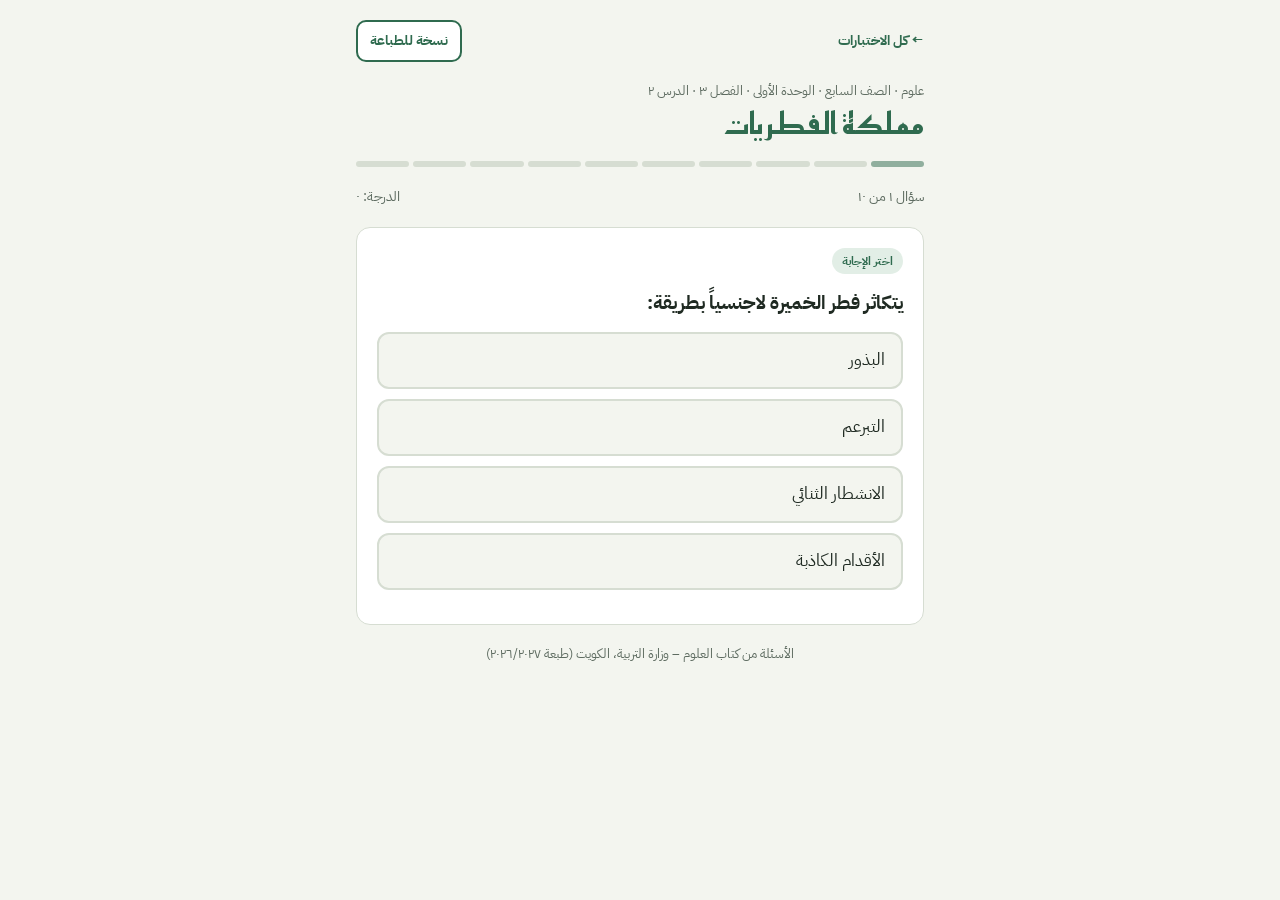
<file: sabe3/ulum-fitriyat.html>
<!doctype html>
<html lang="ar" dir="rtl"><head><meta charset="utf-8"><meta name="viewport" content="width=device-width,initial-scale=1">
<title>مملكة الفطريات – علوم سابع</title>
<link rel="preconnect" href="https://fonts.googleapis.com">
<link rel="stylesheet" href="https://fonts.googleapis.com/css2?family=Reem+Kufi:wght@500;700&family=IBM+Plex+Sans+Arabic:wght@400;500;700&display=swap">
<link rel="stylesheet" href="../assets/style.css">
</head><body>
<div id="app"></div>
<script>window.QUIZ={"title": "مملكة الفطريات", "eyebrow": "علوم · الصف السابع · الوحدة الأولى · الفصل ٣ · الدرس ٢", "questions": [{"t": "mcq", "q": "يتكاثر فطر الخميرة لاجنسياً بطريقة:", "o": ["الانشطار الثنائي", "التبرعم", "البذور", "الأقدام الكاذبة"], "a": 1, "e": ""}, {"t": "match", "q": "صِل كل نوع من الفطريات بمثاله:", "pairs": [["الفطريات الكيسية", "الخميرة"], ["الفطريات الناقصة", "البنسيليوم"], ["الفطريات الخيطية", "عفن الخبز"], ["الفطريات البازيدية", "عش الغراب"]], "e": ""}, {"t": "match", "q": "صِل كل نوع بمكان إنتاج الجراثيم (الأبواغ):", "pairs": [["البازيدية", "تراكيب تشبه المظلة"], ["الخيطية", "أكياس جرثومية على أطراف الحوامل"], ["الناقصة", "على سطح الخيوط الفطرية"], ["الكيسية", "تراكيب تشبه الأكياس"]], "e": ""}, {"t": "mcq", "q": "ما تُصنَّف الفطريات ضمن مملكة النباتات لأنها:", "o": ["غير ذاتية التغذية", "لها جدار خلوي", "حقيقية النواة", "ما تتحرك"], "a": 0, "e": ""}, {"t": "fill", "s": "تتكوّن أجسام الفطريات عديدة الخلايا من تفرعات تسمى ___ تساعد الفطر على امتصاص الغذاء.", "bank": ["الخيوط الفطرية", "الأهداب", "الأسواط", "الجذور"], "a": "الخيوط الفطرية", "e": ""}, {"t": "tf", "q": "جميع الفطريات عديدة الخلايا.", "a": false, "e": "خطأ. الخميرة وحيدة الخلية."}, {"t": "mcq", "q": "سُمّيت الفطريات الناقصة بهذا الاسم لأنها:", "o": ["صغيرة الحجم", "ما لوحظ فيها التكاثر الجنسي", "ما فيها نواة", "ما تنتج جراثيم"], "a": 1, "e": ""}, {"t": "mcq", "q": "يحدث التكاثر الجنسي في الفطريات عندما:", "o": ["ينمو برعم على الخلية الأم", "يتحد خيطان من فطرين مختلفين لتكوين جراثيم", "تنقسم الخلية إلى نصفين", "يتحرك الفطر بالسوط"], "a": 1, "e": ""}, {"t": "tf", "q": "الفطريات تتغذى على المواد العضوية المتحللة.", "a": true, "e": ""}, {"t": "mcq", "q": "الفقع (الكمأة) اللي يطلع بالبر بعد المطر ينتمي لمملكة:", "o": ["النباتات", "الفطريات", "الطلائعيات", "البدائيات"], "a": 1, "e": ""}]};</script>
<script src="../assets/print.js"></script>
<script src="../assets/quiz.js"></script>
</body></html>
</file>
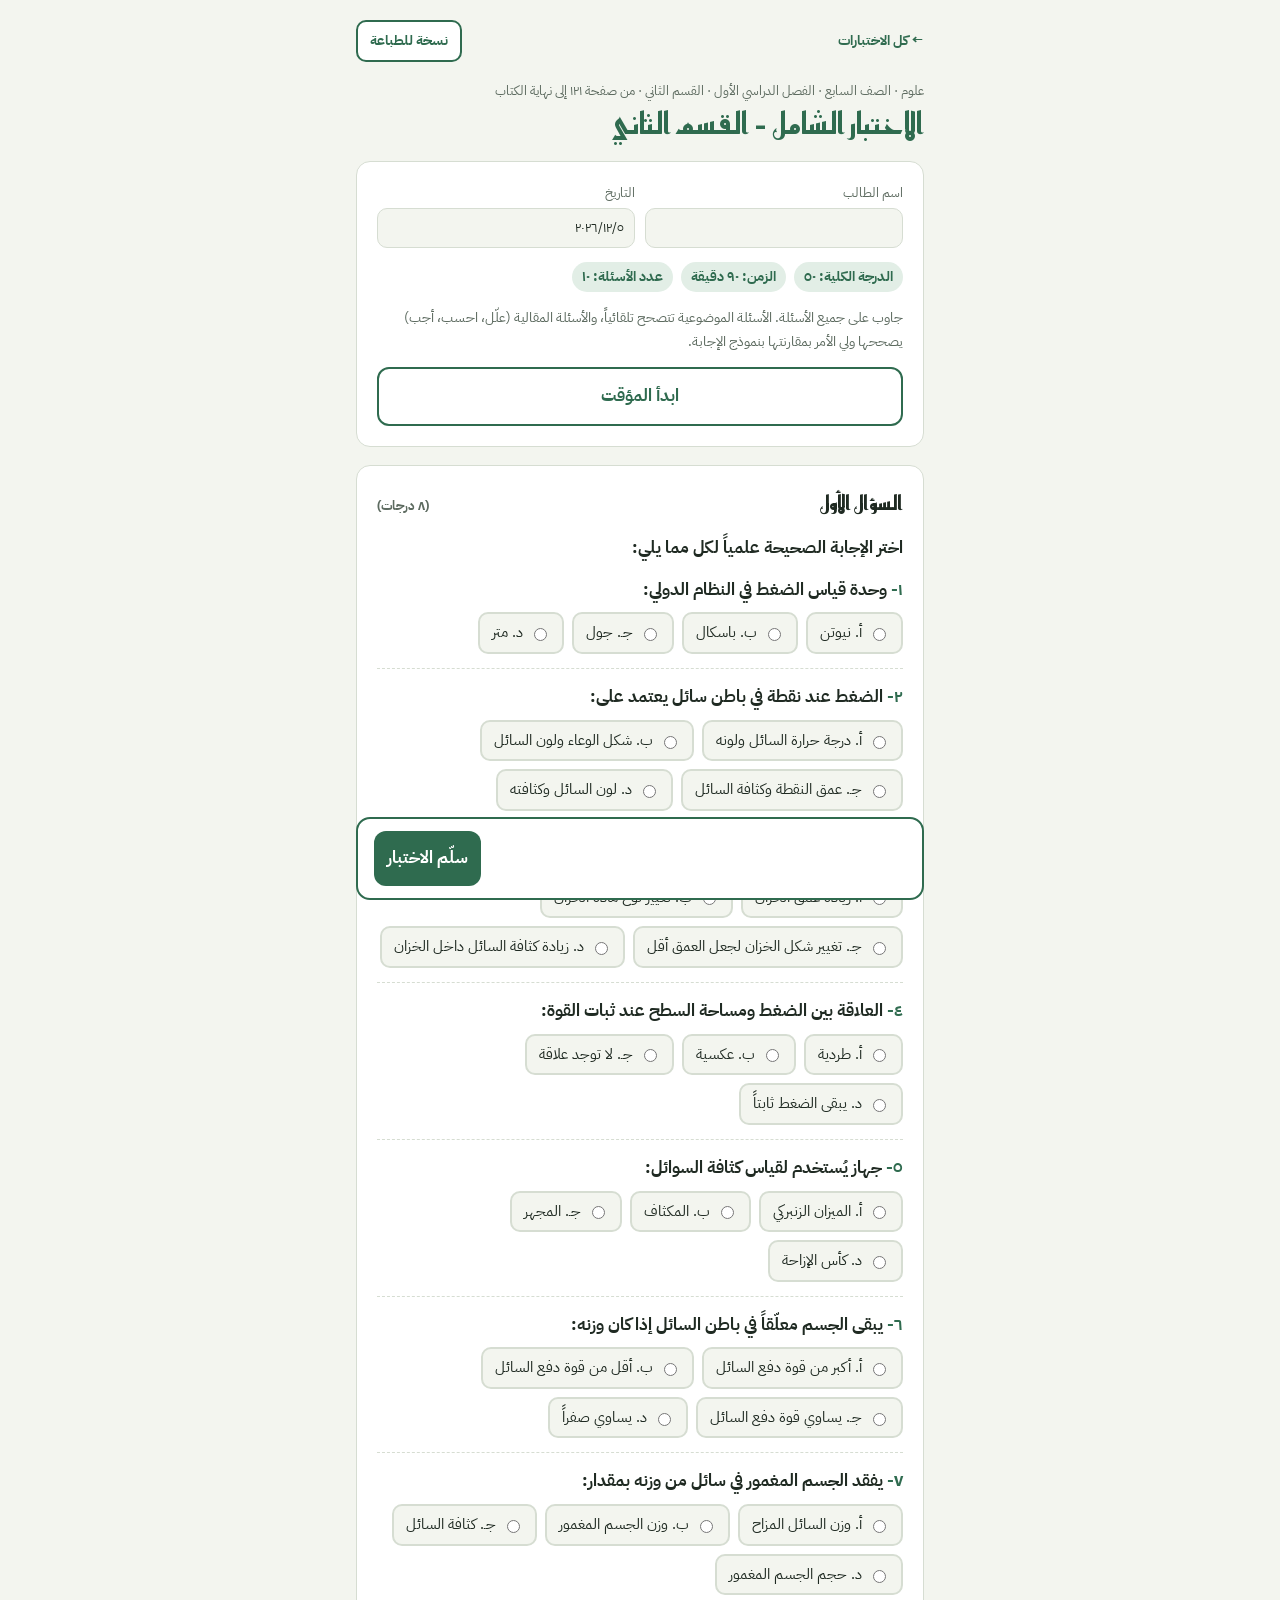
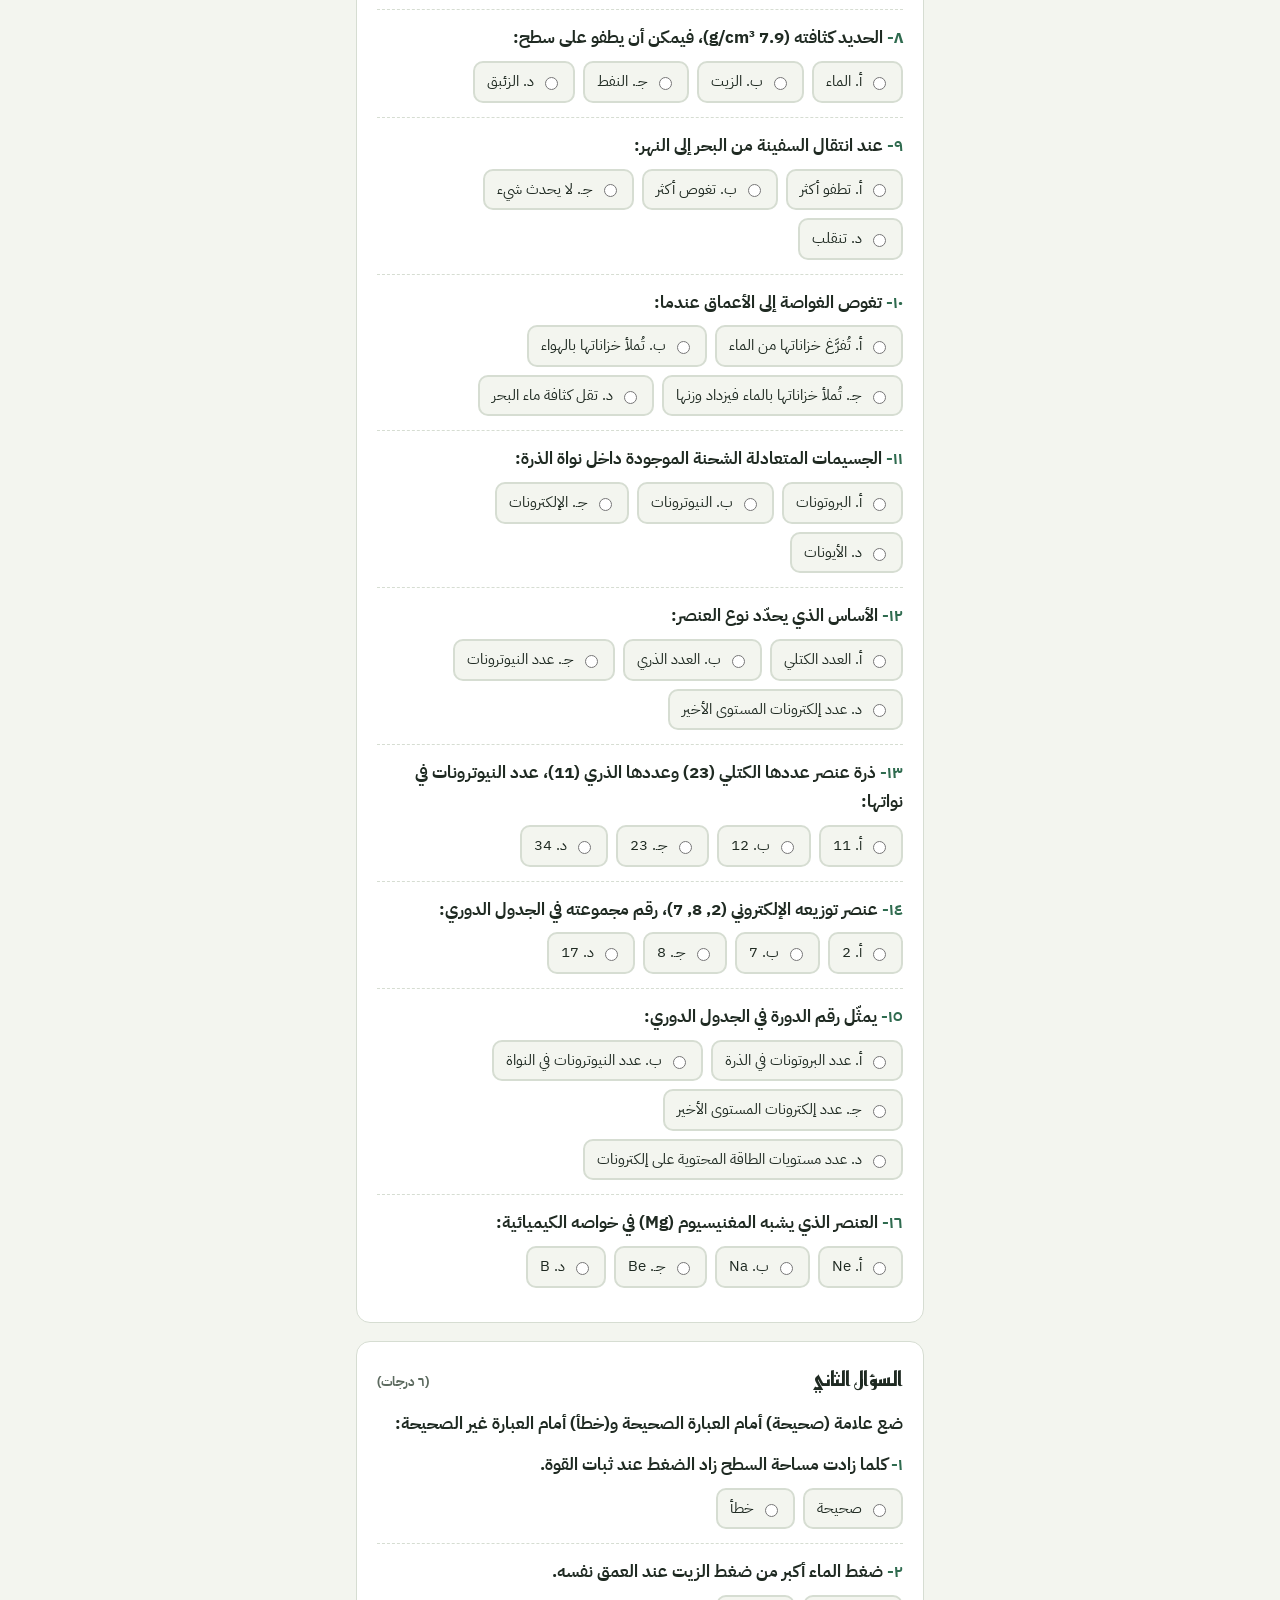
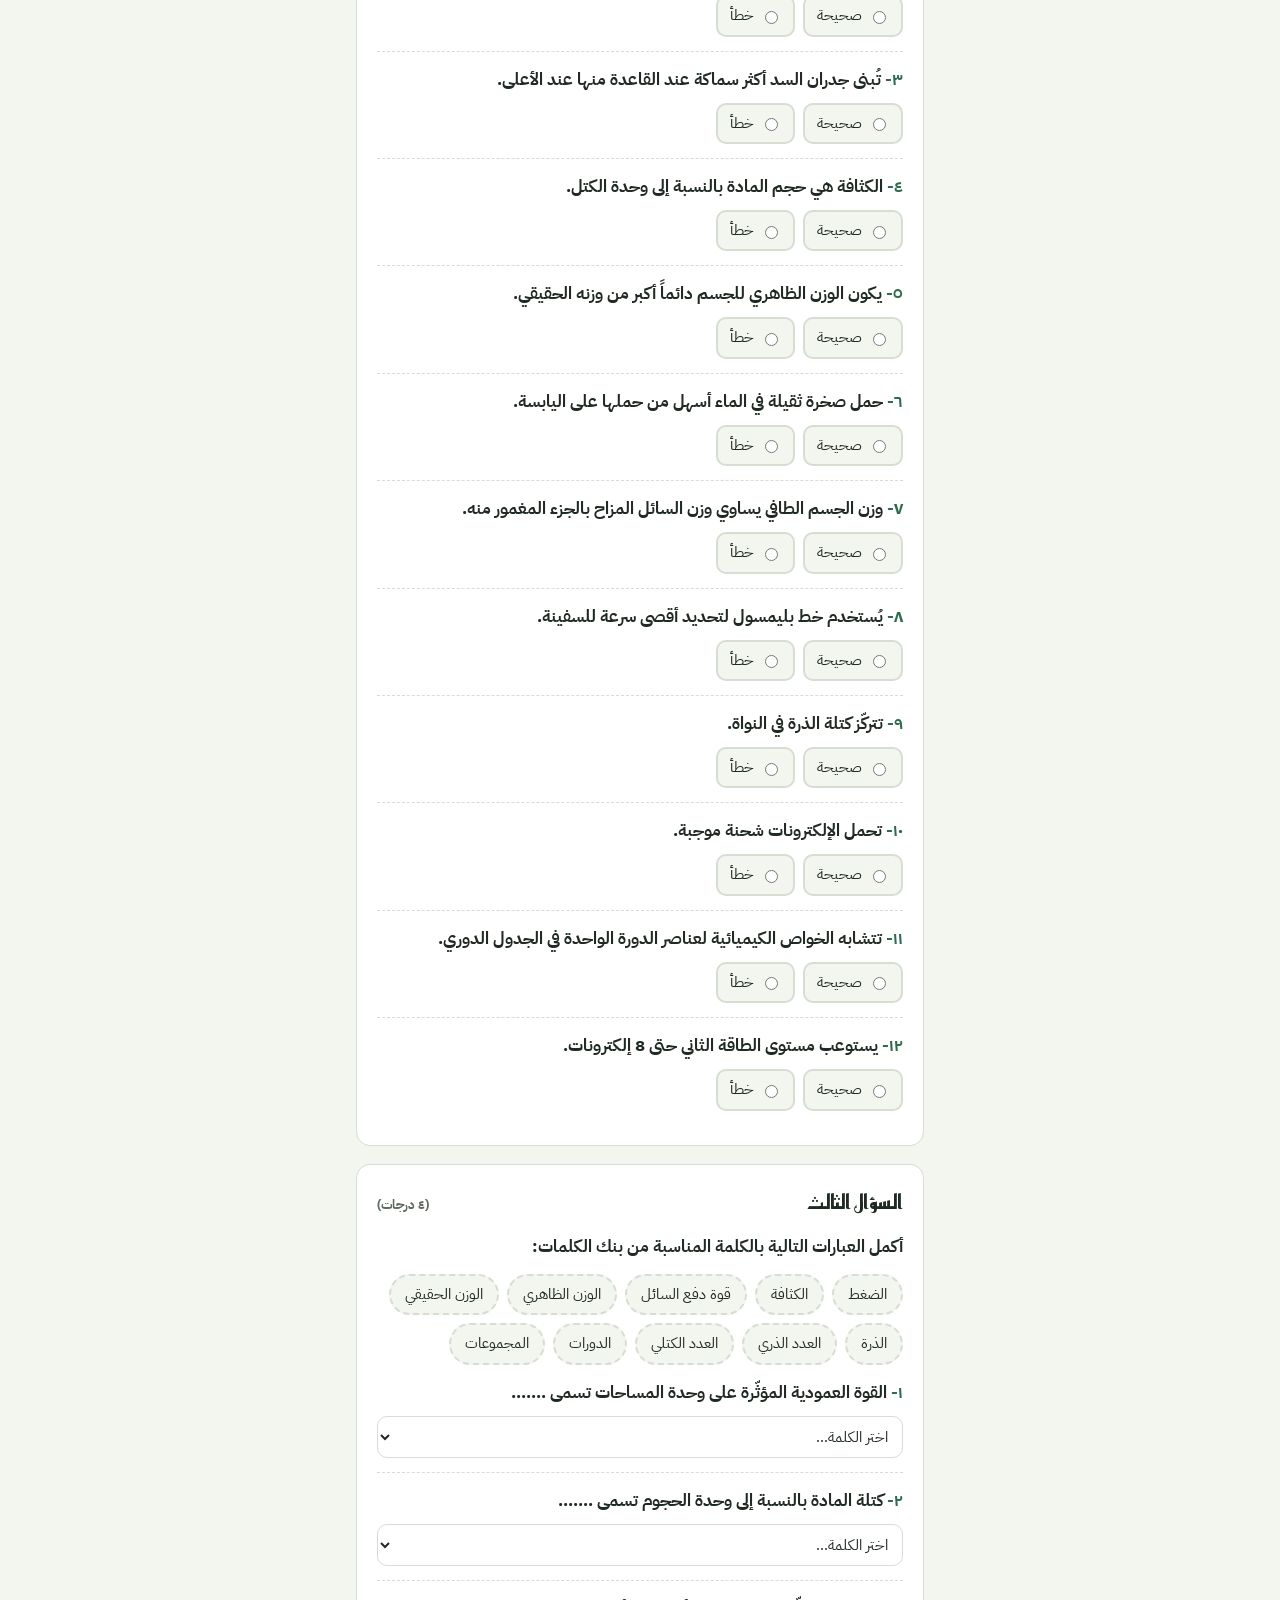
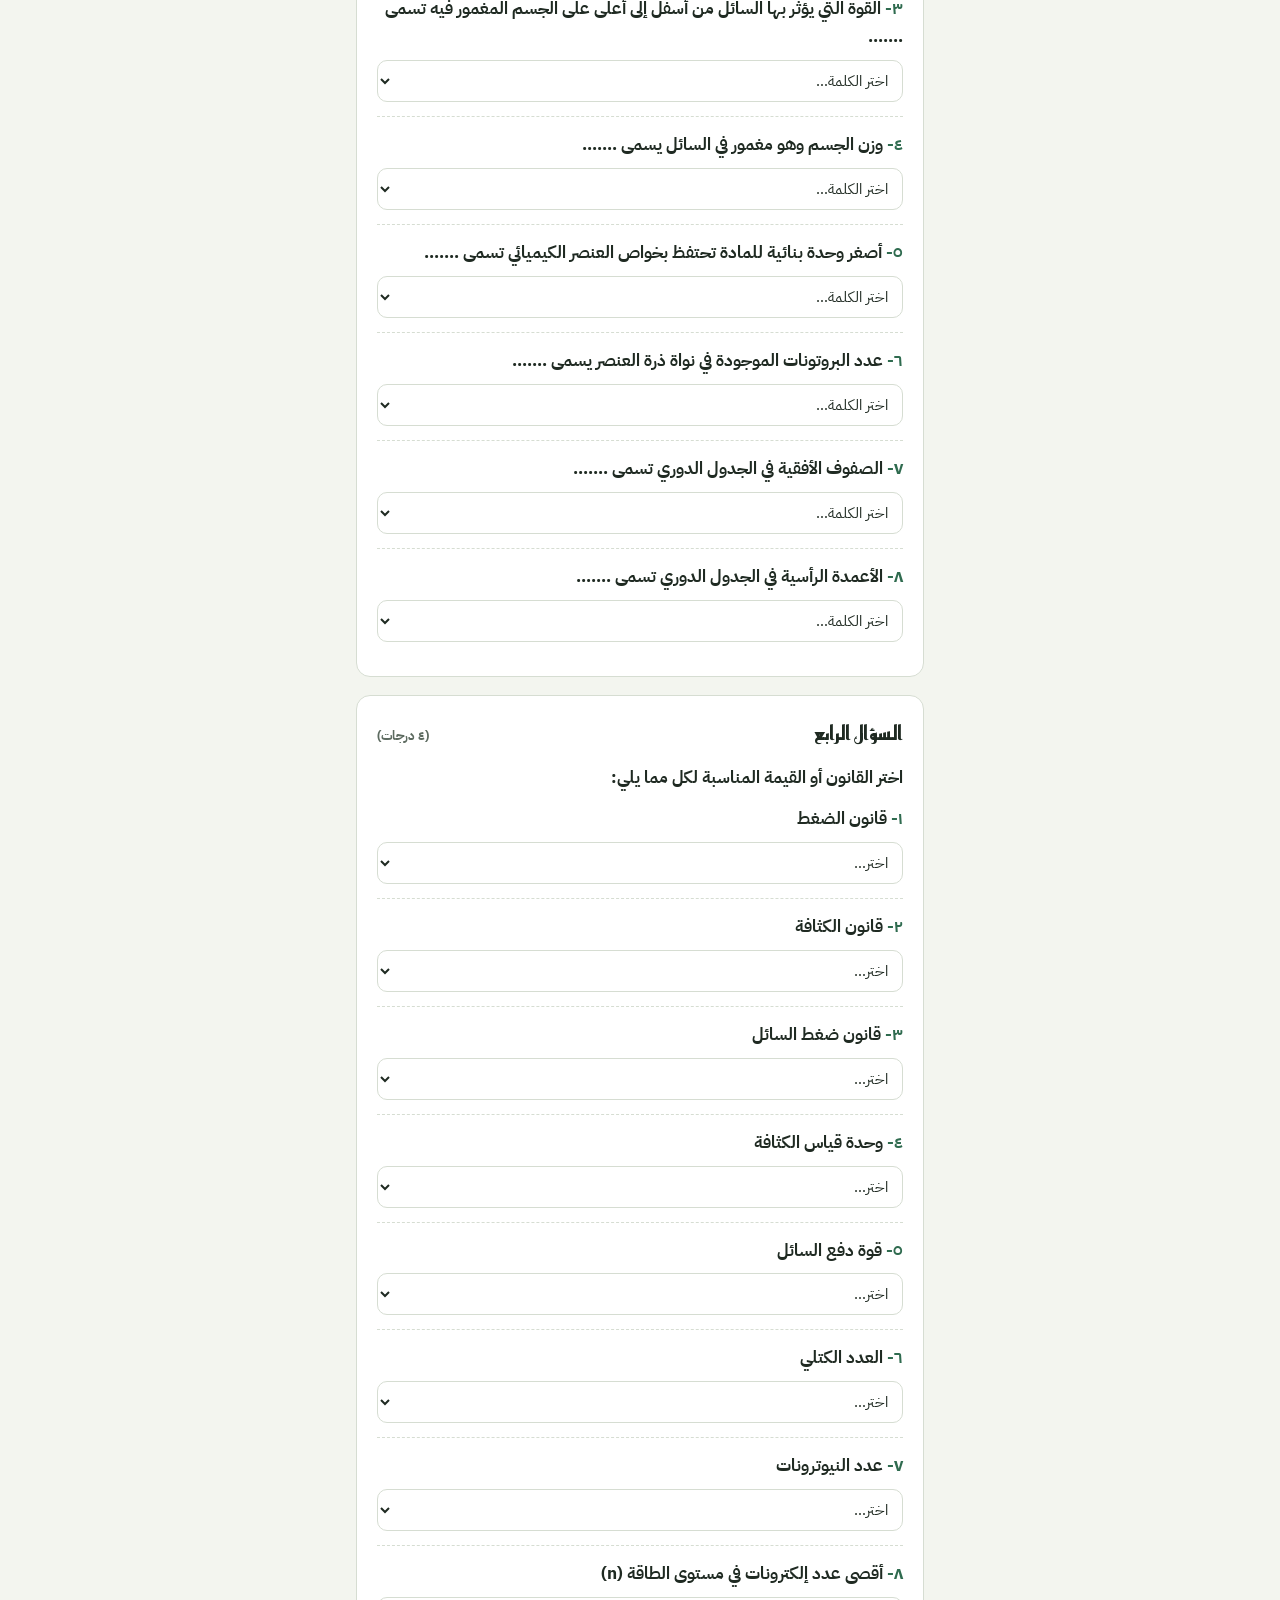
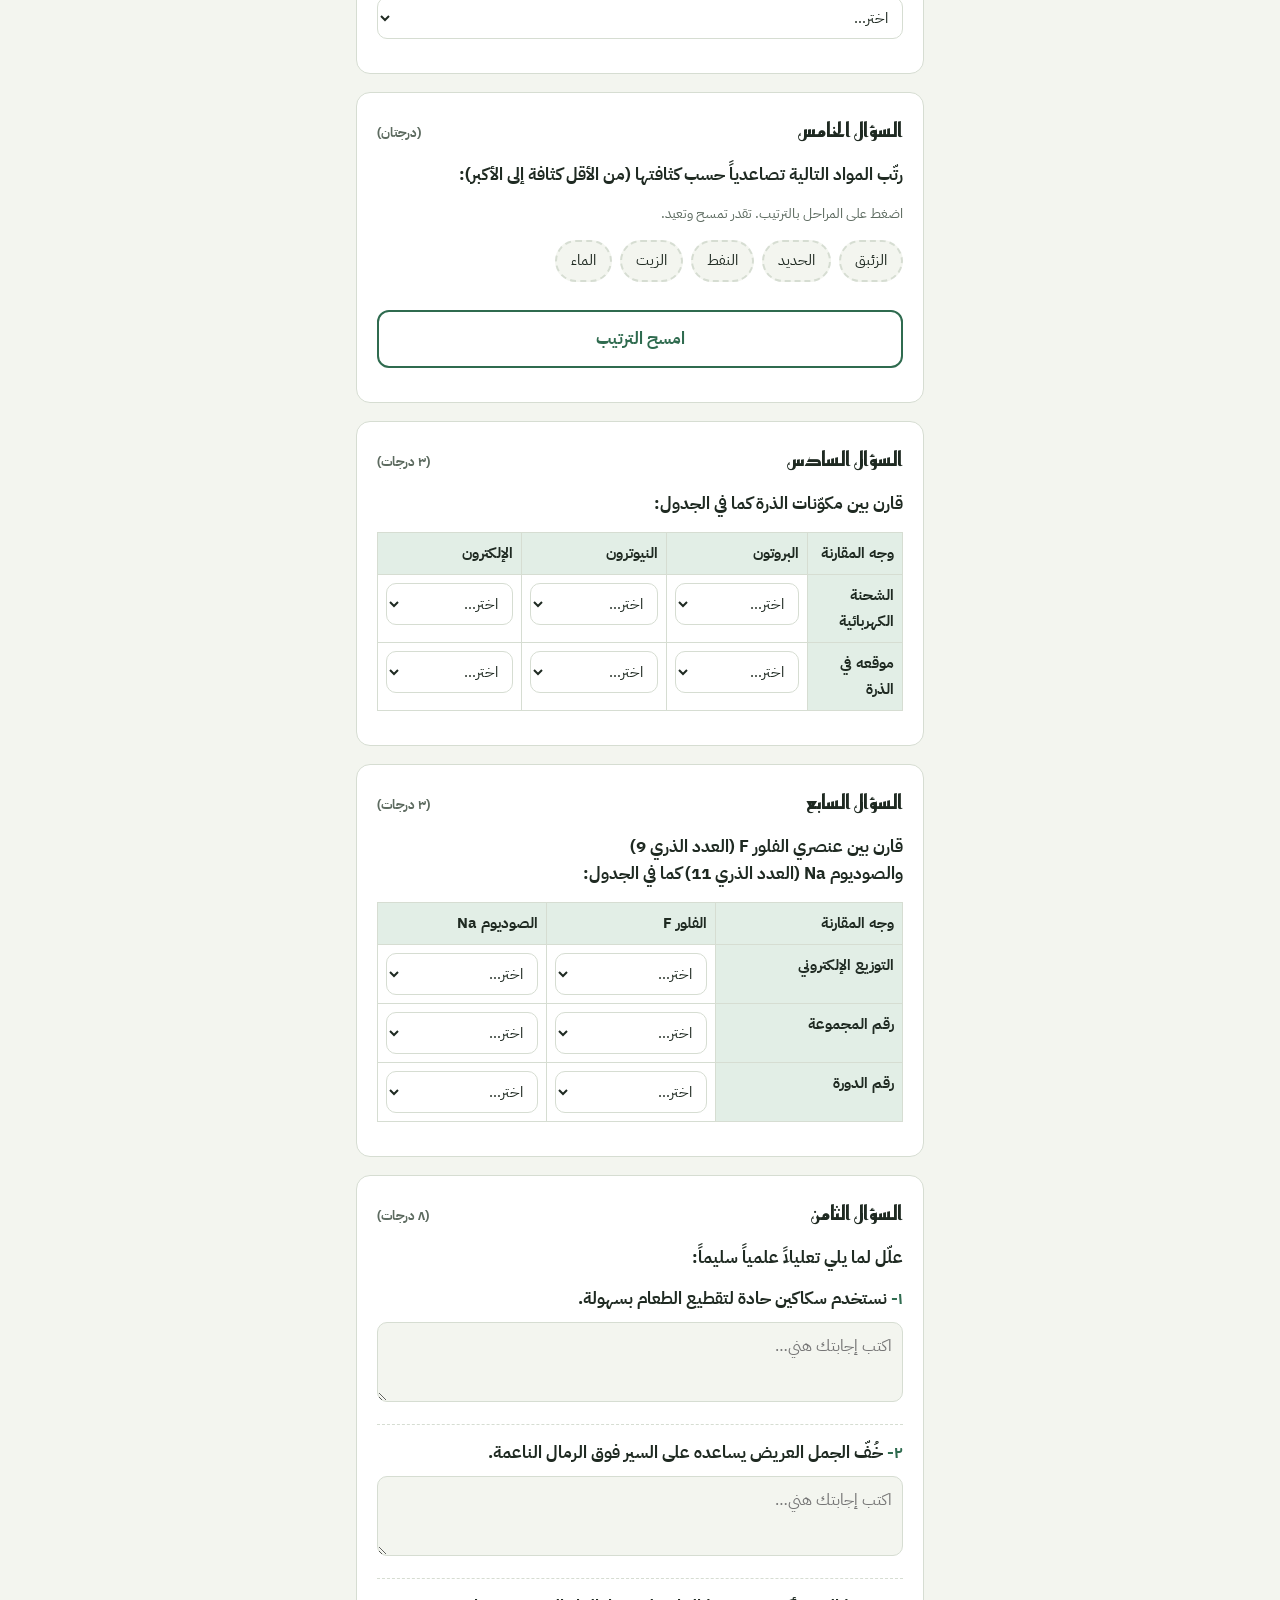
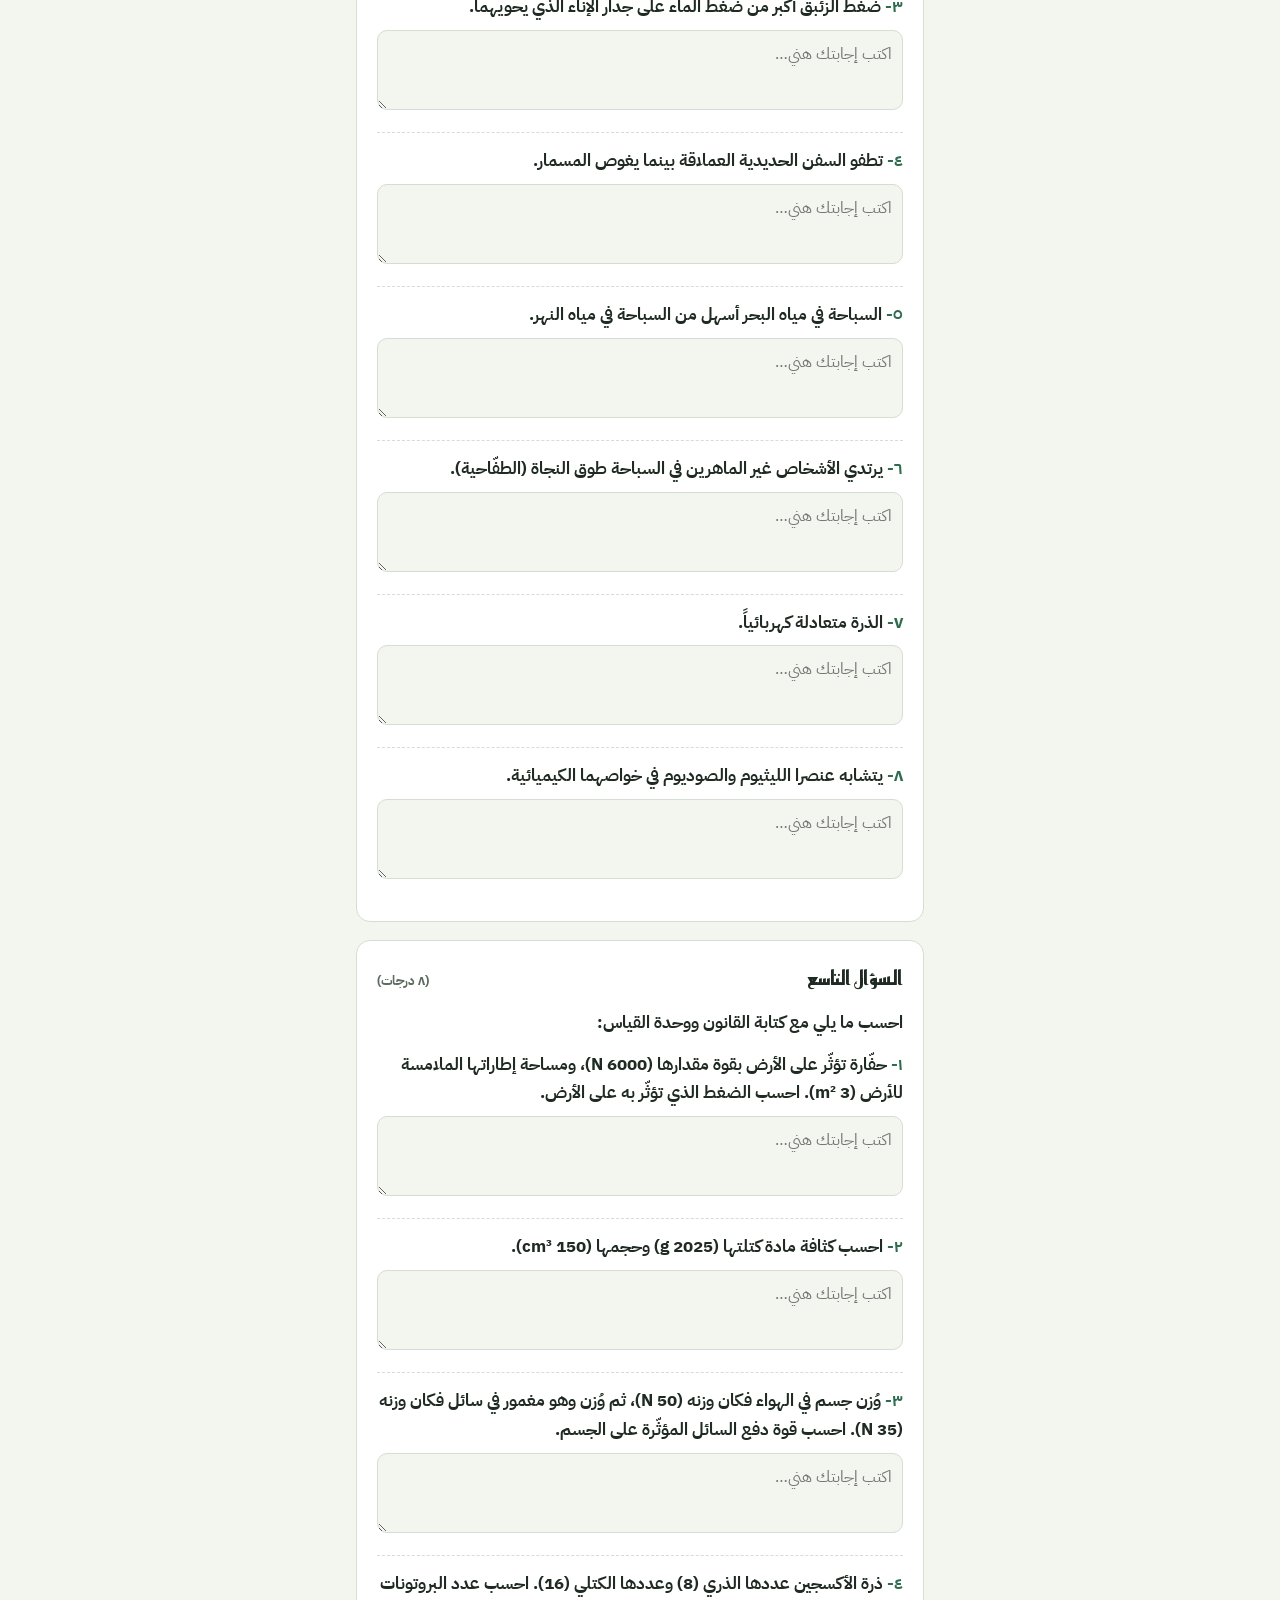
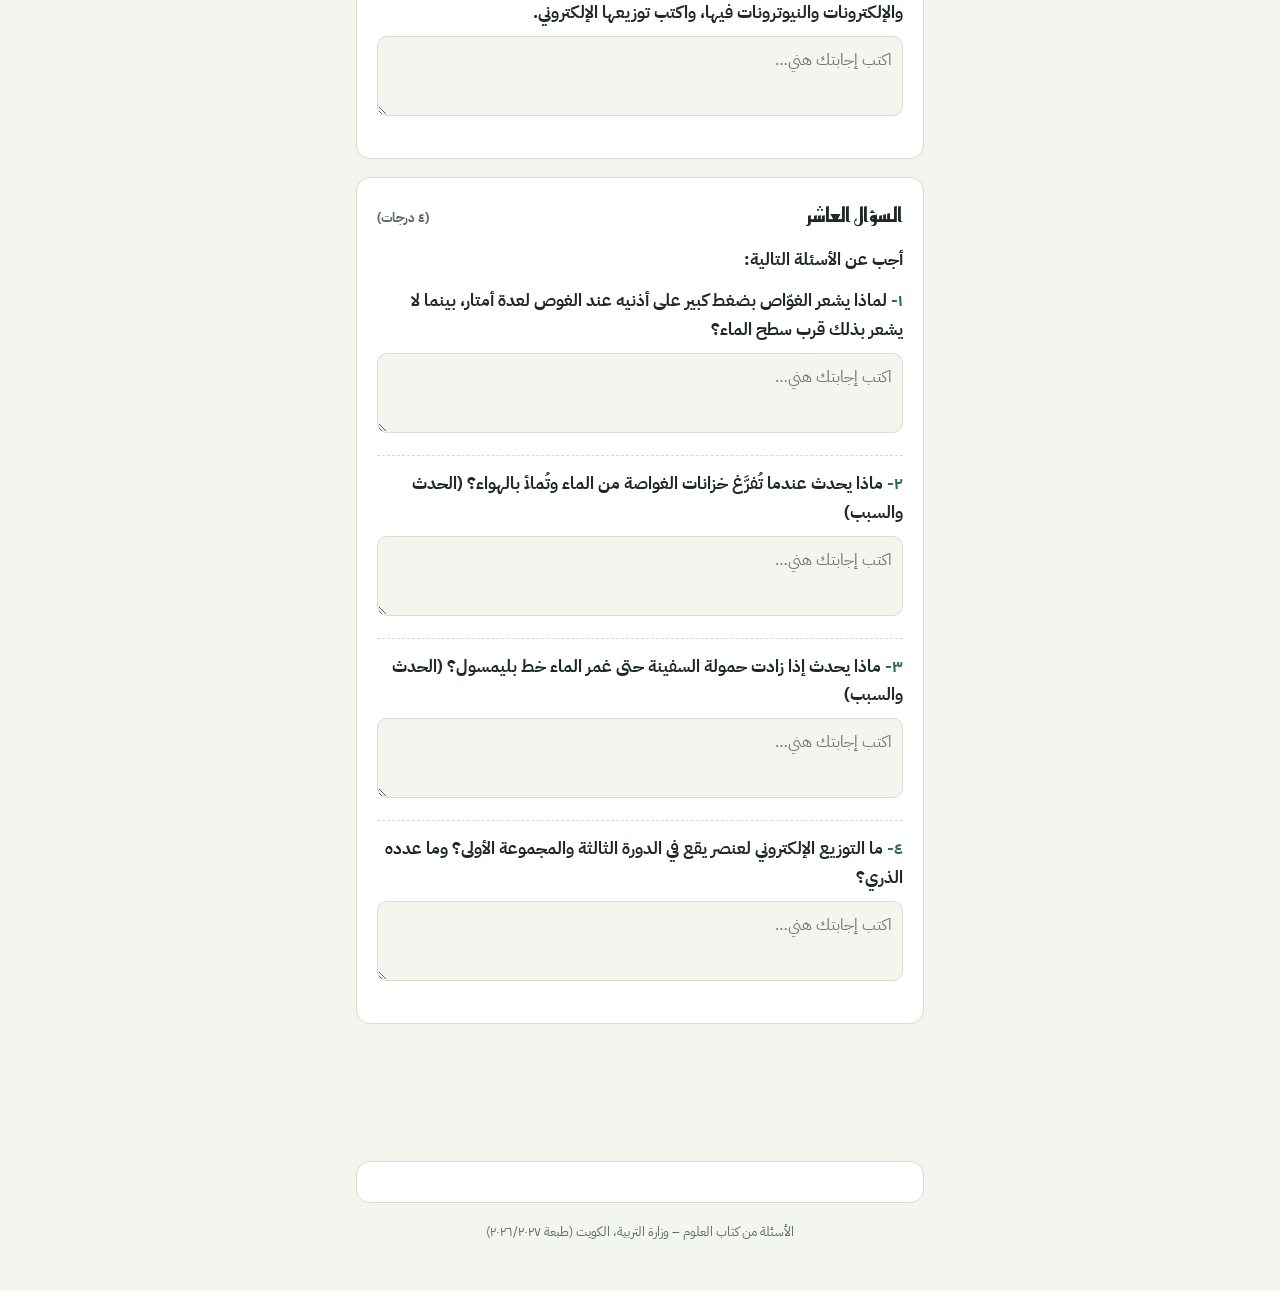
<file: sabe3/ulum-ikhtibar-qism2.html>
<!doctype html>
<html lang="ar" dir="rtl"><head><meta charset="utf-8"><meta name="viewport" content="width=device-width,initial-scale=1">
<title>الاختبار الشامل – علوم سابع (القسم الثاني)</title>
<link rel="stylesheet" href="https://fonts.googleapis.com/css2?family=Reem+Kufi:wght@500;700&family=IBM+Plex+Sans+Arabic:wght@400;500;700&display=swap">
<link rel="stylesheet" href="../assets/style.css">
</head><body>
<div id="app"></div>
<script>window.EXAM={"title": "الاختبار الشامل – القسم الثاني", "eyebrow": "علوم · الصف السابع · الفصل الدراسي الأول · القسم الثاني · من صفحة ١٢١ إلى نهاية الكتاب", "source": "كتاب العلوم", "total": 50, "minutes": 90, "note": "جاوب على جميع الأسئلة. الأسئلة الموضوعية تتصحح تلقائياً، والأسئلة المقالية (علّل، احسب، أجب) يصححها ولي الأمر بمقارنتها بنموذج الإجابة.", "chapters": [{"id": "c1", "name": "الضغط وضغط السوائل والكثافة"}, {"id": "c2", "name": "الطفو وقاعدة أرخميدس"}, {"id": "c3", "name": "الذرة والعدد الذري والكتلي"}, {"id": "c4", "name": "الجدول الدوري والتوزيع الإلكتروني"}], "sections": [{"type": "mcq", "each": 0.5, "prompt": "اختر الإجابة الصحيحة علمياً لكل مما يلي:", "items": [{"q": "وحدة قياس الضغط في النظام الدولي:", "o": ["نيوتن", "باسكال", "جول", "متر"], "a": 1, "c": "c1"}, {"q": "الضغط عند نقطة في باطن سائل يعتمد على:", "o": ["درجة حرارة السائل ولونه", "شكل الوعاء ولون السائل", "عمق النقطة وكثافة السائل", "لون السائل وكثافته"], "a": 2, "c": "c1"}, {"q": "إذا أردت تقليل الضغط المؤثّر على قاع خزان ماء، فالإجراء المناسب:", "o": ["زيادة عمق الخزان", "تغيير نوع مادة الخزان", "تغيير شكل الخزان لجعل العمق أقل", "زيادة كثافة السائل داخل الخزان"], "a": 2, "c": "c1"}, {"q": "العلاقة بين الضغط ومساحة السطح عند ثبات القوة:", "o": ["طردية", "عكسية", "لا توجد علاقة", "يبقى الضغط ثابتاً"], "a": 1, "c": "c1"}, {"q": "جهاز يُستخدم لقياس كثافة السوائل:", "o": ["الميزان الزنبركي", "المكثاف", "المجهر", "كأس الإزاحة"], "a": 1, "c": "c1"}, {"q": "يبقى الجسم معلّقاً في باطن السائل إذا كان وزنه:", "o": ["أكبر من قوة دفع السائل", "أقل من قوة دفع السائل", "يساوي قوة دفع السائل", "يساوي صفراً"], "a": 2, "c": "c2"}, {"q": "يفقد الجسم المغمور في سائل من وزنه بمقدار:", "o": ["وزن السائل المزاح", "وزن الجسم المغمور", "كثافة السائل", "حجم الجسم المغمور"], "a": 0, "c": "c2"}, {"q": "الحديد كثافته (7.9 g/cm³)، فيمكن أن يطفو على سطح:", "o": ["الماء", "الزيت", "النفط", "الزئبق"], "a": 3, "c": "c2"}, {"q": "عند انتقال السفينة من البحر إلى النهر:", "o": ["تطفو أكثر", "تغوص أكثر", "لا يحدث شيء", "تنقلب"], "a": 1, "c": "c2"}, {"q": "تغوص الغواصة إلى الأعماق عندما:", "o": ["تُفرَّغ خزاناتها من الماء", "تُملأ خزاناتها بالهواء", "تُملأ خزاناتها بالماء فيزداد وزنها", "تقل كثافة ماء البحر"], "a": 2, "c": "c2"}, {"q": "الجسيمات المتعادلة الشحنة الموجودة داخل نواة الذرة:", "o": ["البروتونات", "النيوترونات", "الإلكترونات", "الأيونات"], "a": 1, "c": "c3"}, {"q": "الأساس الذي يحدّد نوع العنصر:", "o": ["العدد الكتلي", "العدد الذري", "عدد النيوترونات", "عدد إلكترونات المستوى الأخير"], "a": 1, "c": "c3"}, {"q": "ذرة عنصر عددها الكتلي (23) وعددها الذري (11)، عدد النيوترونات في نواتها:", "o": ["11", "12", "23", "34"], "a": 1, "c": "c3"}, {"q": "عنصر توزيعه الإلكتروني (2, 8, 7)، رقم مجموعته في الجدول الدوري:", "o": ["2", "7", "8", "17"], "a": 3, "c": "c4"}, {"q": "يمثّل رقم الدورة في الجدول الدوري:", "o": ["عدد البروتونات في الذرة", "عدد النيوترونات في النواة", "عدد إلكترونات المستوى الأخير", "عدد مستويات الطاقة المحتوية على إلكترونات"], "a": 3, "c": "c4"}, {"q": "العنصر الذي يشبه المغنيسيوم (Mg) في خواصه الكيميائية:", "o": ["Ne", "Na", "Be", "B"], "a": 2, "c": "c4"}]}, {"type": "tf", "each": 0.5, "prompt": "ضع علامة (صحيحة) أمام العبارة الصحيحة و(خطأ) أمام العبارة غير الصحيحة:", "items": [{"q": "كلما زادت مساحة السطح زاد الضغط عند ثبات القوة.", "a": false, "fix": "يقل الضغط، فالعلاقة عكسية.", "c": "c1"}, {"q": "ضغط الماء أكبر من ضغط الزيت عند العمق نفسه.", "a": true, "c": "c1"}, {"q": "تُبنى جدران السد أكثر سماكة عند القاعدة منها عند الأعلى.", "a": true, "c": "c1"}, {"q": "الكثافة هي حجم المادة بالنسبة إلى وحدة الكتل.", "a": false, "fix": "الكثافة هي كتلة المادة بالنسبة إلى وحدة الحجوم.", "c": "c1"}, {"q": "يكون الوزن الظاهري للجسم دائماً أكبر من وزنه الحقيقي.", "a": false, "fix": "الوزن الظاهري أقل من الوزن الحقيقي.", "c": "c2"}, {"q": "حمل صخرة ثقيلة في الماء أسهل من حملها على اليابسة.", "a": true, "c": "c2"}, {"q": "وزن الجسم الطافي يساوي وزن السائل المزاح بالجزء المغمور منه.", "a": true, "c": "c2"}, {"q": "يُستخدم خط بليمسول لتحديد أقصى سرعة للسفينة.", "a": false, "fix": "يحدّد أقصى وزن (حمولة) تحمله السفينة بأمان.", "c": "c2"}, {"q": "تتركّز كتلة الذرة في النواة.", "a": true, "c": "c3"}, {"q": "تحمل الإلكترونات شحنة موجبة.", "a": false, "fix": "الإلكترونات تحمل شحنة سالبة.", "c": "c3"}, {"q": "تتشابه الخواص الكيميائية لعناصر الدورة الواحدة في الجدول الدوري.", "a": false, "fix": "تتشابه خواص عناصر المجموعة الواحدة.", "c": "c4"}, {"q": "يستوعب مستوى الطاقة الثاني حتى 8 إلكترونات.", "a": true, "c": "c4"}]}, {"type": "fill", "each": 0.5, "prompt": "أكمل العبارات التالية بالكلمة المناسبة من بنك الكلمات:", "bank": ["الضغط", "الكثافة", "قوة دفع السائل", "الوزن الظاهري", "الوزن الحقيقي", "الذرة", "العدد الذري", "العدد الكتلي", "الدورات", "المجموعات"], "items": [{"q": "القوة العمودية المؤثّرة على وحدة المساحات تسمى ___.", "a": "الضغط", "c": "c1"}, {"q": "كتلة المادة بالنسبة إلى وحدة الحجوم تسمى ___.", "a": "الكثافة", "c": "c1"}, {"q": "القوة التي يؤثّر بها السائل من أسفل إلى أعلى على الجسم المغمور فيه تسمى ___.", "a": "قوة دفع السائل", "c": "c2"}, {"q": "وزن الجسم وهو مغمور في السائل يسمى ___.", "a": "الوزن الظاهري", "c": "c2"}, {"q": "أصغر وحدة بنائية للمادة تحتفظ بخواص العنصر الكيميائي تسمى ___.", "a": "الذرة", "c": "c3"}, {"q": "عدد البروتونات الموجودة في نواة ذرة العنصر يسمى ___.", "a": "العدد الذري", "c": "c3"}, {"q": "الصفوف الأفقية في الجدول الدوري تسمى ___.", "a": "الدورات", "c": "c4"}, {"q": "الأعمدة الرأسية في الجدول الدوري تسمى ___.", "a": "المجموعات", "c": "c4"}]}, {"type": "match", "each": 0.5, "prompt": "اختر القانون أو القيمة المناسبة لكل مما يلي:", "items": [{"q": "قانون الضغط", "a": "P = F ÷ A", "c": "c1"}, {"q": "قانون الكثافة", "a": "ρ = m ÷ V", "c": "c1"}, {"q": "قانون ضغط السائل", "a": "P = ρ g h", "c": "c1"}, {"q": "وحدة قياس الكثافة", "a": "g/cm³", "c": "c1"}, {"q": "قوة دفع السائل", "a": "الوزن الحقيقي − الوزن الظاهري", "c": "c2"}, {"q": "العدد الكتلي", "a": "عدد البروتونات + عدد النيوترونات", "c": "c3"}, {"q": "عدد النيوترونات", "a": "العدد الكتلي − العدد الذري", "c": "c3"}, {"q": "أقصى عدد إلكترونات في مستوى الطاقة (n)", "a": "2n²", "c": "c4"}]}, {"type": "order", "marks": 2, "c": "c1", "prompt": "رتّب المواد التالية تصاعدياً حسب كثافتها (من الأقل كثافة إلى الأكبر):", "items": ["النفط", "الزيت", "الماء", "الحديد", "الزئبق"]}, {"type": "compare", "marks": 3, "each": 0.5, "c": "c3", "prompt": "قارن بين مكوّنات الذرة كما في الجدول:", "cols": ["البروتون", "النيوترون", "الإلكترون"], "rows": [{"label": "الشحنة الكهربائية", "options": ["موجبة", "سالبة", "متعادلة"], "answers": ["موجبة", "متعادلة", "سالبة"]}, {"label": "موقعه في الذرة", "options": ["داخل النواة", "حول النواة في مستويات الطاقة"], "answers": ["داخل النواة", "داخل النواة", "حول النواة في مستويات الطاقة"]}]}, {"type": "compare", "marks": 3, "each": 0.5, "c": "c4", "prompt": "قارن بين عنصري الفلور F (العدد الذري 9) والصوديوم Na (العدد الذري 11) كما في الجدول:", "cols": ["الفلور F", "الصوديوم Na"], "rows": [{"label": "التوزيع الإلكتروني", "options": ["2, 7", "2, 8, 1", "2, 8, 7", "2, 9"], "answers": ["2, 7", "2, 8, 1"]}, {"label": "رقم المجموعة", "options": ["1", "2", "7", "17"], "answers": ["17", "1"]}, {"label": "رقم الدورة", "options": ["1", "2", "3", "7"], "answers": ["2", "3"]}]}, {"type": "written", "each": 1, "prompt": "علّل لما يلي تعليلاً علمياً سليماً:", "items": [{"q": "نستخدم سكاكين حادة لتقطيع الطعام بسهولة.", "model": "لأن مساحة سطح الحافة الحادة صغيرة، فيزداد الضغط عند ثبات القوة (العلاقة بين الضغط والمساحة عكسية).", "c": "c1"}, {"q": "خُفّ الجمل العريض يساعده على السير فوق الرمال الناعمة.", "model": "لأنه يوزّع القوة (الوزن) على مساحة كبيرة فيقل الضغط، ويقل انغراس قدمه في الرمل.", "c": "c1"}, {"q": "ضغط الزئبق أكبر من ضغط الماء على جدار الإناء الذي يحويهما.", "model": "لأن كثافة الزئبق أكبر من كثافة الماء، وكلما زادت كثافة السائل زاد ضغطه.", "c": "c1"}, {"q": "تطفو السفن الحديدية العملاقة بينما يغوص المسمار.", "model": "لأن السفن مصمّمة بشكل مجوّف فتزيح كمية كبيرة من الماء، فتكون قوة الدفع كافية لتطفو. أما المسمار فمصمت يزيح كمية قليلة من الماء، فتكون قوة الدفع أقل من وزنه فيغوص.", "c": "c2"}, {"q": "السباحة في مياه البحر أسهل من السباحة في مياه النهر.", "model": "لأن كثافة الماء المالح أكبر من كثافة الماء العذب، فتكون قوة دفع الماء على الجسم أكبر.", "c": "c2"}, {"q": "يرتدي الأشخاص غير الماهرين في السباحة طوق النجاة (الطفّاحية).", "model": "لأن الطوق خفيف ومملوء بالهواء فيزيد حجم الجزء المغمور دون زيادة كبيرة في الوزن، فتزداد قوة دفع الماء ويطفو الشخص.", "c": "c2"}, {"q": "الذرة متعادلة كهربائياً.", "model": "لأن عدد الإلكترونات السالبة فيها يساوي عدد البروتونات الموجبة.", "c": "c3"}, {"q": "يتشابه عنصرا الليثيوم والصوديوم في خواصهما الكيميائية.", "model": "لأنهما يقعان في المجموعة نفسها (الأولى)، ولكل منهما إلكترون واحد في مستوى الطاقة الأخير.", "c": "c4"}]}, {"type": "written", "each": 2, "prompt": "احسب ما يلي مع كتابة القانون ووحدة القياس:", "items": [{"q": "حفّارة تؤثّر على الأرض بقوة مقدارها (6000 N)، ومساحة إطاراتها الملامسة للأرض (3 m²). احسب الضغط الذي تؤثّر به على الأرض.", "model": "القانون: P = F ÷ A ← P = 6000 ÷ 3 = 2000 Pa (باسكال) أو N/m². (درجة للقانون والتعويض، ودرجة للناتج مع الوحدة)", "c": "c1"}, {"q": "احسب كثافة مادة كتلتها (2025 g) وحجمها (150 cm³).", "model": "القانون: ρ = m ÷ V ← ρ = 2025 ÷ 150 = 13.5 g/cm³. (درجة للقانون والتعويض، ودرجة للناتج مع الوحدة)", "c": "c1"}, {"q": "وُزن جسم في الهواء فكان وزنه (50 N)، ثم وُزن وهو مغمور في سائل فكان وزنه (35 N). احسب قوة دفع السائل المؤثّرة على الجسم.", "model": "قوة دفع السائل = الوزن الحقيقي − الوزن الظاهري = 50 − 35 = 15 N (نيوتن). (درجة للقانون والتعويض، ودرجة للناتج مع الوحدة)", "c": "c2"}, {"q": "ذرة الأكسجين عددها الذري (8) وعددها الكتلي (16). احسب عدد البروتونات والإلكترونات والنيوترونات فيها، واكتب توزيعها الإلكتروني.", "model": "البروتونات = 8، الإلكترونات = 8، النيوترونات = 16 − 8 = 8، التوزيع الإلكتروني: 2, 6. (نص درجة لكل جزء)", "c": "c3"}]}, {"type": "written", "each": 1, "prompt": "أجب عن الأسئلة التالية:", "items": [{"q": "لماذا يشعر الغوّاص بضغط كبير على أذنيه عند الغوص لعدة أمتار، بينما لا يشعر بذلك قرب سطح الماء؟", "model": "لأن ضغط السائل يزداد بزيادة العمق (علاقة طردية).", "c": "c1"}, {"q": "ماذا يحدث عندما تُفرَّغ خزانات الغواصة من الماء وتُملأ بالهواء؟ (الحدث والسبب)", "model": "الحدث: تطفو الغواصة على السطح. السبب: يقل وزنها فيصبح أقل من قوة دفع الماء المؤثّرة عليها.", "c": "c2"}, {"q": "ماذا يحدث إذا زادت حمولة السفينة حتى غمر الماء خط بليمسول؟ (الحدث والسبب)", "model": "الحدث: تفقد السفينة توازنها وقد تغرق. السبب: زاد الوزن عن أقصى حمولة آمنة يمكن أن تحملها السفينة.", "c": "c2"}, {"q": "ما التوزيع الإلكتروني لعنصر يقع في الدورة الثالثة والمجموعة الأولى؟ وما عدده الذري؟", "model": "التوزيع الإلكتروني: 2, 8, 1 – العدد الذري: 11 (عنصر الصوديوم).", "c": "c4"}]}]};</script>
<script src="../assets/print.js"></script>
<script src="../assets/exam.js"></script>
</body></html>
</file>
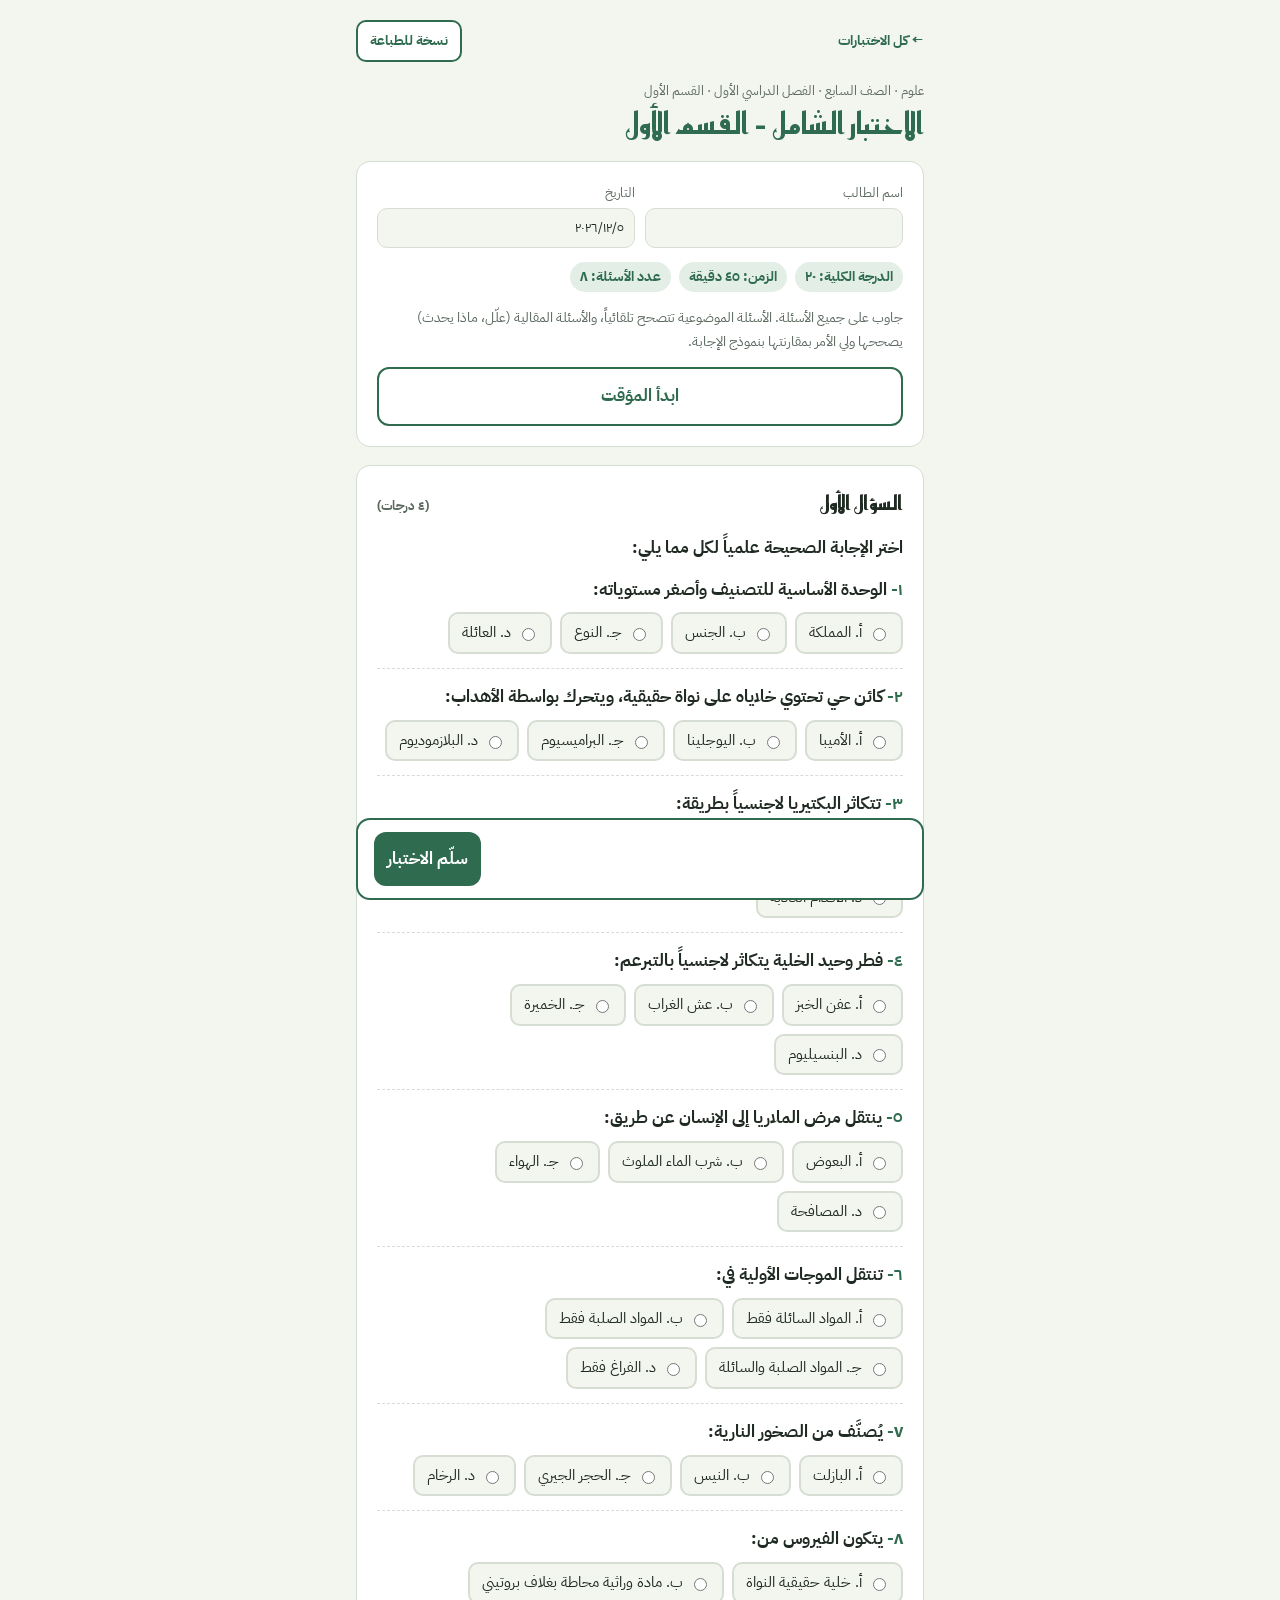
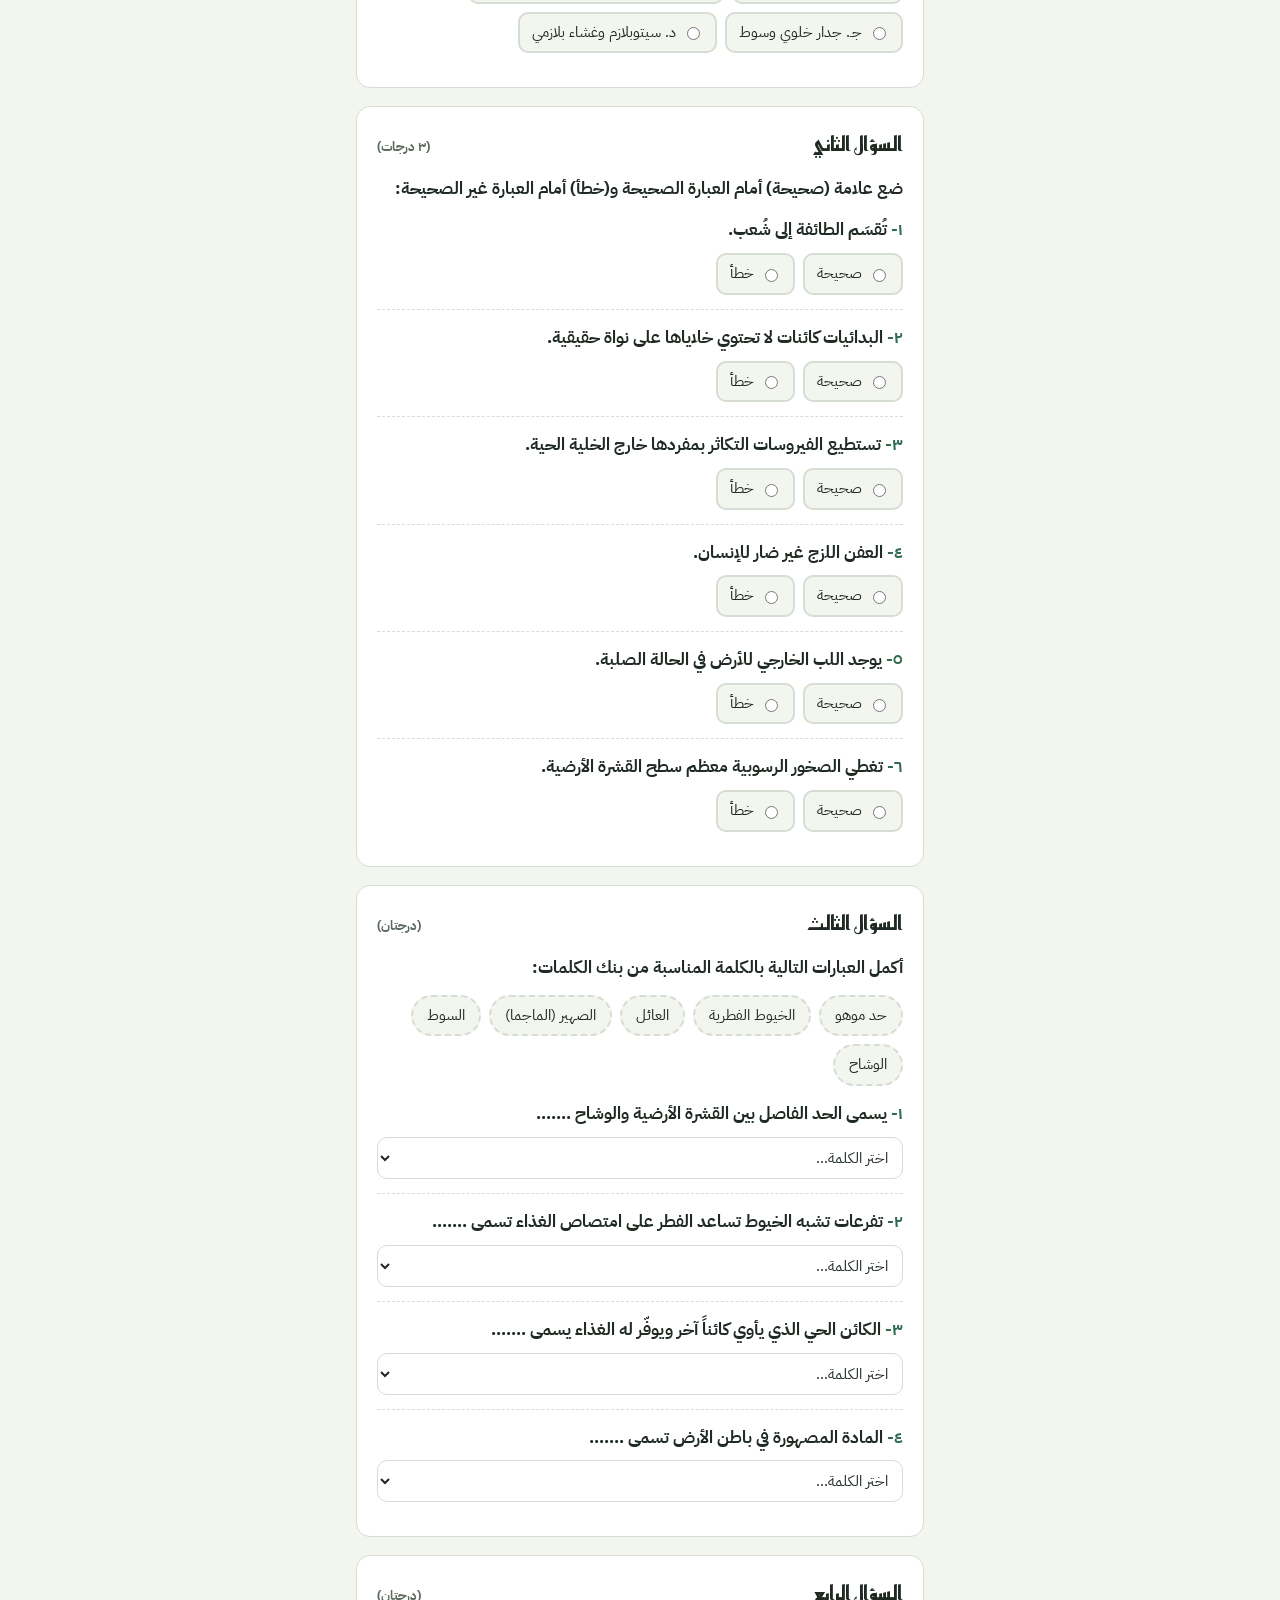
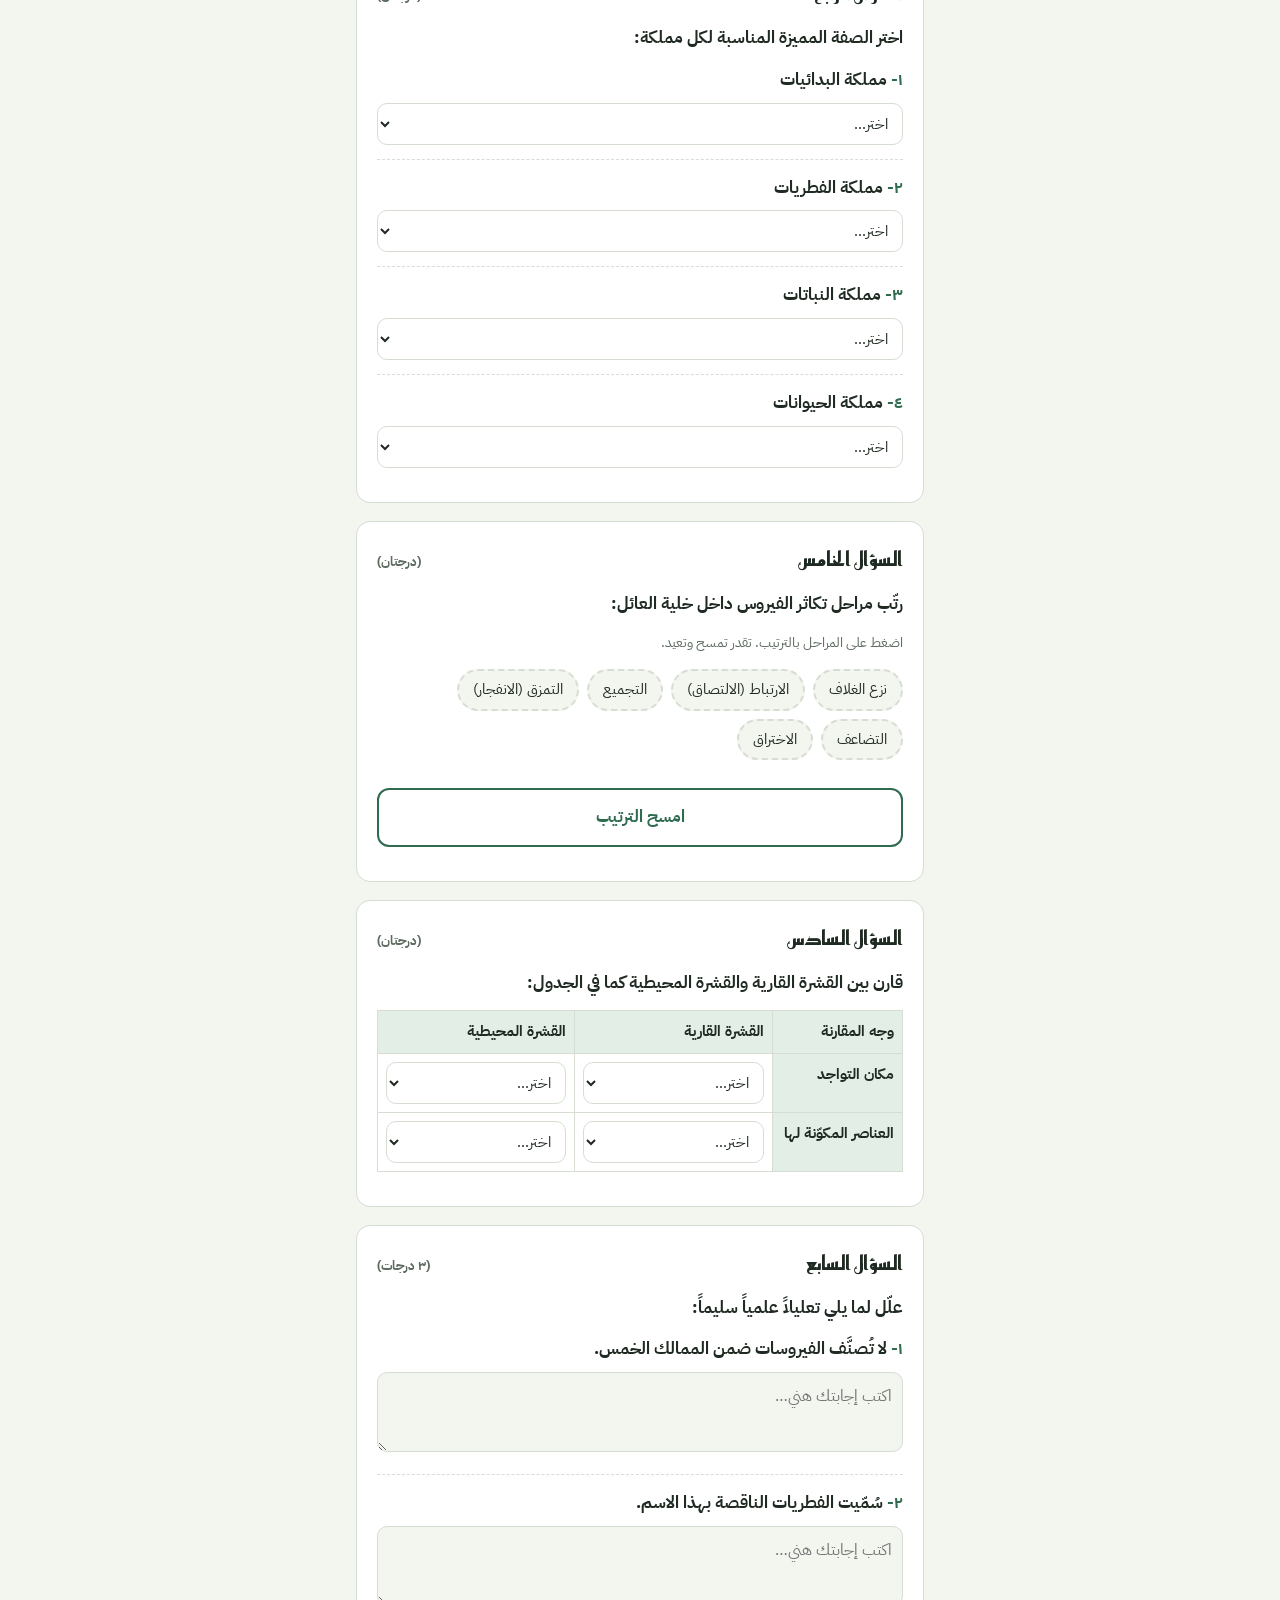
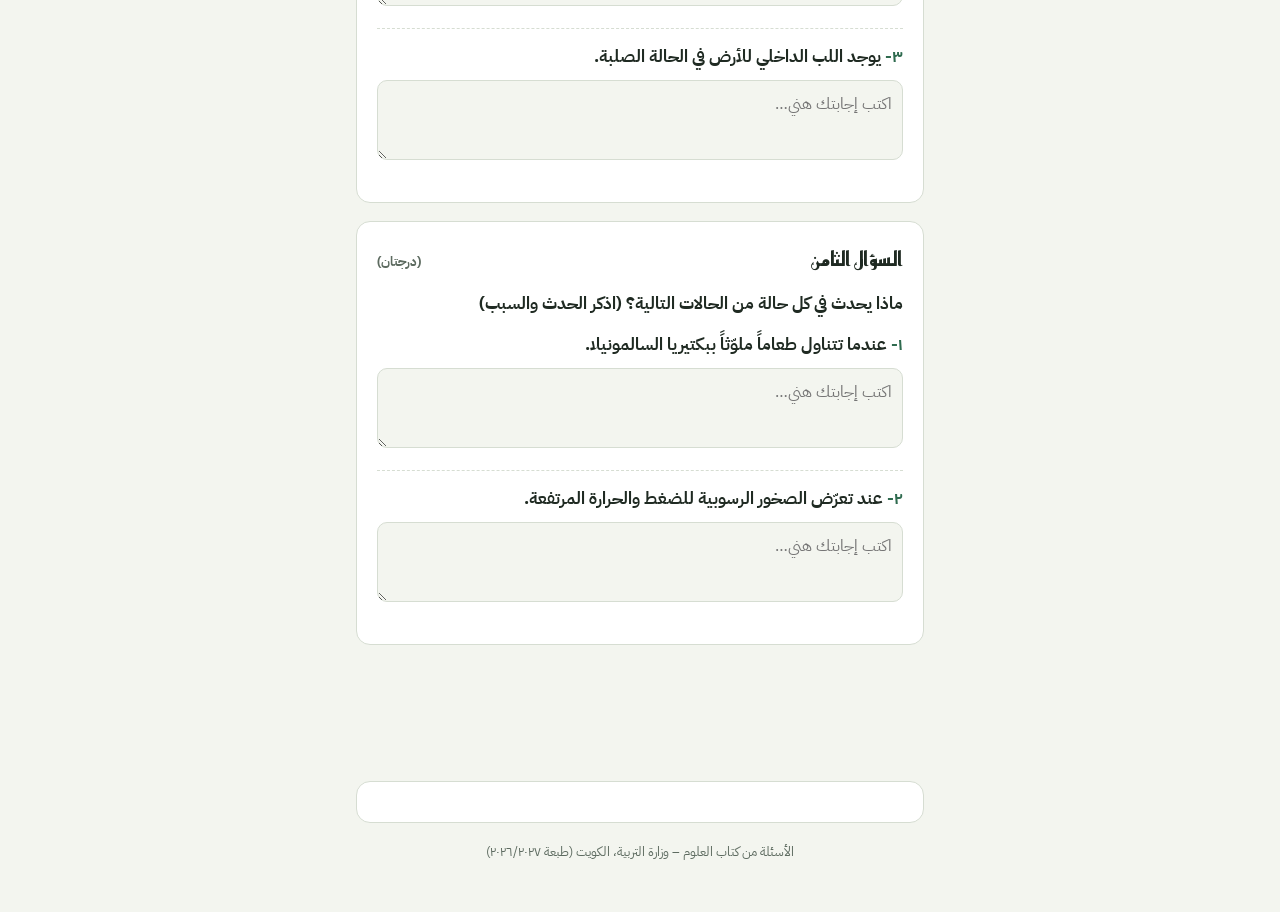
<file: sabe3/ulum-ikhtibar-shamil.html>
<!doctype html>
<html lang="ar" dir="rtl"><head><meta charset="utf-8"><meta name="viewport" content="width=device-width,initial-scale=1">
<title>الاختبار الشامل – علوم سابع</title>
<link rel="stylesheet" href="https://fonts.googleapis.com/css2?family=Reem+Kufi:wght@500;700&family=IBM+Plex+Sans+Arabic:wght@400;500;700&display=swap">
<link rel="stylesheet" href="../assets/style.css">
</head><body>
<div id="app"></div>
<script>window.EXAM={"title": "الاختبار الشامل – القسم الأول", "eyebrow": "علوم · الصف السابع · الفصل الدراسي الأول · القسم الأول", "total": 20, "minutes": 45, "note": "جاوب على جميع الأسئلة. الأسئلة الموضوعية تتصحح تلقائياً، والأسئلة المقالية (علّل، ماذا يحدث) يصححها ولي الأمر بمقارنتها بنموذج الإجابة.", "chapters": [{"id": "c1", "name": "تصنيف الكائنات الحية"}, {"id": "c2", "name": "الفيروسات والبدائيات"}, {"id": "c3", "name": "الطلائعيات والفطريات"}, {"id": "c4", "name": "تركيب الأرض والصخور"}], "sections": [{"type": "mcq", "each": 0.5, "prompt": "اختر الإجابة الصحيحة علمياً لكل مما يلي:", "items": [{"q": "الوحدة الأساسية للتصنيف وأصغر مستوياته:", "o": ["المملكة", "الجنس", "النوع", "العائلة"], "a": 2, "c": "c1"}, {"q": "كائن حي تحتوي خلاياه على نواة حقيقية، ويتحرك بواسطة الأهداب:", "o": ["الأميبا", "اليوجلينا", "البراميسيوم", "البلازموديوم"], "a": 2, "c": "c3"}, {"q": "تتكاثر البكتيريا لاجنسياً بطريقة:", "o": ["التبرعم", "الانشطار الثنائي", "الجراثيم", "الأقدام الكاذبة"], "a": 1, "c": "c2"}, {"q": "فطر وحيد الخلية يتكاثر لاجنسياً بالتبرعم:", "o": ["عفن الخبز", "عش الغراب", "الخميرة", "البنسيليوم"], "a": 2, "c": "c3"}, {"q": "ينتقل مرض الملاريا إلى الإنسان عن طريق:", "o": ["البعوض", "شرب الماء الملوث", "الهواء", "المصافحة"], "a": 0, "c": "c3"}, {"q": "تنتقل الموجات الأولية في:", "o": ["المواد السائلة فقط", "المواد الصلبة فقط", "المواد الصلبة والسائلة", "الفراغ فقط"], "a": 2, "c": "c4"}, {"q": "يُصنَّف من الصخور النارية:", "o": ["البازلت", "النيس", "الحجر الجيري", "الرخام"], "a": 0, "c": "c4"}, {"q": "يتكون الفيروس من:", "o": ["خلية حقيقية النواة", "مادة وراثية محاطة بغلاف بروتيني", "جدار خلوي وسوط", "سيتوبلازم وغشاء بلازمي"], "a": 1, "c": "c2"}]}, {"type": "tf", "each": 0.5, "prompt": "ضع علامة (صحيحة) أمام العبارة الصحيحة و(خطأ) أمام العبارة غير الصحيحة:", "items": [{"q": "تُقسَم الطائفة إلى شُعب.", "a": false, "fix": "الشعبة تُقسَم إلى طوائف.", "c": "c1"}, {"q": "البدائيات كائنات لا تحتوي خلاياها على نواة حقيقية.", "a": true, "c": "c2"}, {"q": "تستطيع الفيروسات التكاثر بمفردها خارج الخلية الحية.", "a": false, "fix": "تحتاج إلى دخول خلية حية (العائل) لتتكاثر.", "c": "c2"}, {"q": "العفن اللزج غير ضار للإنسان.", "a": true, "c": "c3"}, {"q": "يوجد اللب الخارجي للأرض في الحالة الصلبة.", "a": false, "fix": "اللب الخارجي في الحالة المنصهرة.", "c": "c4"}, {"q": "تغطي الصخور الرسوبية معظم سطح القشرة الأرضية.", "a": true, "c": "c4"}]}, {"type": "fill", "each": 0.5, "prompt": "أكمل العبارات التالية بالكلمة المناسبة من بنك الكلمات:", "bank": ["حد موهو", "الخيوط الفطرية", "العائل", "الصهير (الماجما)", "السوط", "الوشاح"], "items": [{"q": "يسمى الحد الفاصل بين القشرة الأرضية والوشاح ___.", "a": "حد موهو", "c": "c4"}, {"q": "تفرعات تشبه الخيوط تساعد الفطر على امتصاص الغذاء تسمى ___.", "a": "الخيوط الفطرية", "c": "c3"}, {"q": "الكائن الحي الذي يأوي كائناً آخر ويوفّر له الغذاء يسمى ___.", "a": "العائل", "c": "c2"}, {"q": "المادة المصهورة في باطن الأرض تسمى ___.", "a": "الصهير (الماجما)", "c": "c4"}]}, {"type": "match", "each": 0.5, "prompt": "اختر الصفة المميزة المناسبة لكل مملكة:", "items": [{"q": "مملكة البدائيات", "a": "وحيدة الخلية لا تحتوي على نواة حقيقية", "c": "c1"}, {"q": "مملكة الفطريات", "a": "غير ذاتية التغذية تمتص غذاءها ولا تتحرك", "c": "c1"}, {"q": "مملكة النباتات", "a": "ذاتية التغذية تصنع غذاءها بالبناء الضوئي", "c": "c1"}, {"q": "مملكة الحيوانات", "a": "غير ذاتية التغذية ويمكنها الحركة والانتقال", "c": "c1"}]}, {"type": "order", "marks": 2, "c": "c2", "prompt": "رتّب مراحل تكاثر الفيروس داخل خلية العائل:", "items": ["الارتباط (الالتصاق)", "الاختراق", "نزع الغلاف", "التضاعف", "التجميع", "التمزق (الانفجار)"]}, {"type": "compare", "marks": 2, "each": 0.5, "c": "c4", "prompt": "قارن بين القشرة القارية والقشرة المحيطية كما في الجدول:", "cols": ["القشرة القارية", "القشرة المحيطية"], "rows": [{"label": "مكان التواجد", "options": ["تحت القارات", "تحت قاع المحيطات", "في مركز الأرض"], "answers": ["تحت القارات", "تحت قاع المحيطات"]}, {"label": "العناصر المكوّنة لها", "options": ["السيليكون والألومنيوم", "السيليكون والمغنيسيوم", "النيكل والحديد"], "answers": ["السيليكون والألومنيوم", "السيليكون والمغنيسيوم"]}]}, {"type": "written", "each": 1, "prompt": "علّل لما يلي تعليلاً علمياً سليماً:", "items": [{"q": "لا تُصنَّف الفيروسات ضمن الممالك الخمس.", "model": "لأنها لا تتكوّن من خلايا، فلا تتوافق مع النظرية الخلوية التي تنص على أن أجسام جميع الكائنات الحية تتكوّن من خلية أو أكثر.", "c": "c2"}, {"q": "سُمّيت الفطريات الناقصة بهذا الاسم.", "model": "لأنه لم يُلاحَظ فيها التكاثر الجنسي.", "c": "c3"}, {"q": "يوجد اللب الداخلي للأرض في الحالة الصلبة.", "model": "بسبب الضغط الهائل عليه من الصخور التي تعلوه.", "c": "c4"}]}, {"type": "written", "each": 1, "prompt": "ماذا يحدث في كل حالة من الحالات التالية؟ (اذكر الحدث والسبب)", "items": [{"q": "عندما تتناول طعاماً ملوّثاً ببكتيريا السالمونيلا.", "model": "الحدث: الإصابة بالتسمم الغذائي (ألم في البطن، قيء وإسهال، ارتفاع درجة الحرارة). السبب: البكتيريا تنتج سموماً تتلف خلايا أنسجة الجهاز الهضمي.", "c": "c2"}, {"q": "عند تعرّض الصخور الرسوبية للضغط والحرارة المرتفعة.", "model": "الحدث: تتحوّل إلى صخور متحوّلة. السبب: تأثير الحرارة والضغط على الصخور سابقة التكوين.", "c": "c4"}]}]};</script>
<script src="../assets/print.js"></script>
<script src="../assets/exam.js"></script>
</body></html>
</file>
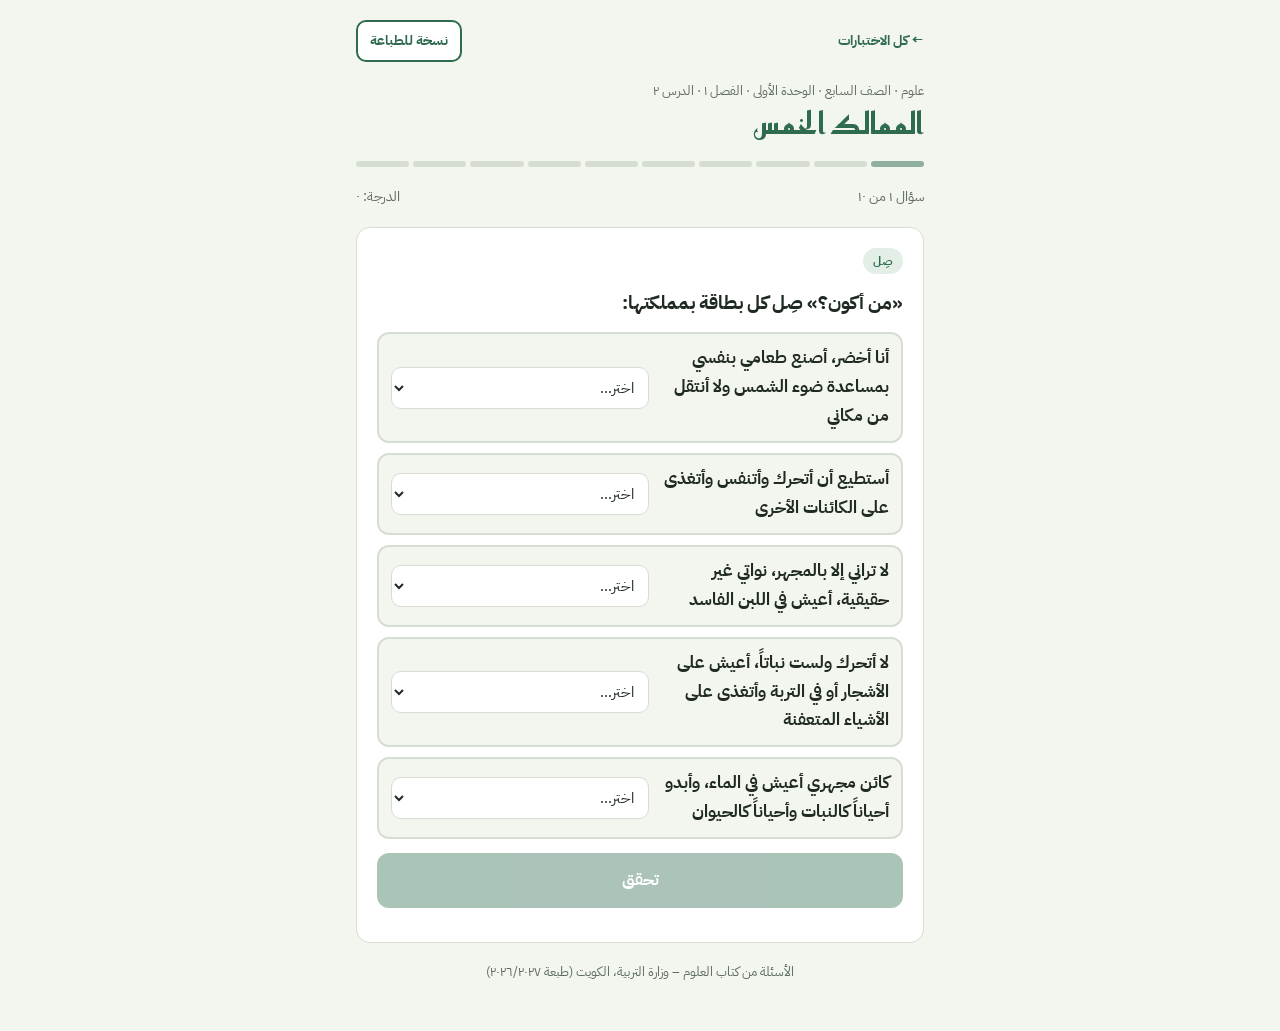
<file: sabe3/ulum-mamalik.html>
<!doctype html>
<html lang="ar" dir="rtl"><head><meta charset="utf-8"><meta name="viewport" content="width=device-width,initial-scale=1">
<title>الممالك الخمس – علوم سابع</title>
<link rel="preconnect" href="https://fonts.googleapis.com">
<link rel="stylesheet" href="https://fonts.googleapis.com/css2?family=Reem+Kufi:wght@500;700&family=IBM+Plex+Sans+Arabic:wght@400;500;700&display=swap">
<link rel="stylesheet" href="../assets/style.css">
</head><body>
<div id="app"></div>
<script>window.QUIZ={"title": "الممالك الخمس", "eyebrow": "علوم · الصف السابع · الوحدة الأولى · الفصل ١ · الدرس ٢", "questions": [{"t": "match", "q": "«من أكون؟» صِل كل بطاقة بمملكتها:", "pairs": [["أنا أخضر، أصنع طعامي بنفسي بمساعدة ضوء الشمس ولا أنتقل من مكاني", "النباتات"], ["أستطيع أن أتحرك وأتنفس وأتغذى على الكائنات الأخرى", "الحيوانات"], ["لا تراني إلا بالمجهر، نواتي غير حقيقية، أعيش في اللبن الفاسد", "البدائيات"], ["لا أتحرك ولست نباتاً، أعيش على الأشجار أو في التربة وأتغذى على الأشياء المتعفنة", "الفطريات"], ["كائن مجهري أعيش في الماء، وأبدو أحياناً كالنبات وأحياناً كالحيوان", "الطلائعيات"]], "e": "هذي نفس بطاقات نشاط «استكشف» في الكتاب."}, {"t": "mcq", "q": "صنّف العلماء الكائنات الحية في خمس ممالك بناءً على خصائص مثل:", "o": ["اللون والحجم", "نوع الخلية وطريقة التغذية والتكاثر", "مكان المعيشة فقط", "عدد الأرجل"], "a": 1, "e": "الأساس: نوع الخلية، طريقة التغذية، طريقة التكاثر، ومستوى التنظيم."}, {"t": "mcq", "q": "المملكة اللي خلاياها ما فيها نواة حقيقية (بدائية النواة):", "o": ["الطلائعيات", "الفطريات", "البدائيات", "النباتات"], "a": 2, "e": "البدائيات وحيدة الخلية وبدون نواة حقيقية."}, {"t": "tf", "q": "الفطريات كائنات ذاتية التغذية تصنع غذاءها بنفسها.", "a": false, "e": "خطأ. الفطريات غير ذاتية التغذية، تمتص غذاءها من الكائنات الأخرى."}, {"t": "mcq", "q": "الفرق الأساسي بين مملكة الفطريات ومملكة النباتات:", "o": ["الفطريات ما فيها نواة", "النباتات غير ذاتية التغذية", "الفطريات غير ذاتية التغذية والنباتات ذاتية التغذية", "الفطريات تتحرك والنباتات لا"], "a": 2, "e": "الثنتين لهم جدار خلوي ونواة حقيقية، بس النبات يصنع غذاءه والفطر لا."}, {"t": "mcq", "q": "الفطر الوحيد الخلية من بين هذه:", "o": ["عفن الخبز", "الخميرة", "عش الغراب", "البنسيليوم"], "a": 1, "e": "الفطريات عديدة الخلايا ما عدا الخميرة."}, {"t": "fill", "s": "تصنع النباتات غذاءها بعملية ___.", "bank": ["البناء الضوئي", "الامتصاص", "التبرعم", "الانشطار"], "a": "البناء الضوئي", "e": ""}, {"t": "mcq", "q": "مملكة كائناتها عديدة الخلايا، غير ذاتية التغذية، وتقدر تتحرك وتنتقل:", "o": ["الفطريات", "النباتات", "الحيوانات", "الطلائعيات"], "a": 2, "e": ""}, {"t": "tf", "q": "الطلائعيات معظمها وحيدة الخلية، ولها نواة حقيقية، وتعيش في بيئات مائية أو رطبة.", "a": true, "e": ""}, {"t": "mcq", "q": "وجه التشابه بين الفطريات والحيوانات:", "o": ["كلاهما ذاتي التغذية", "كلاهما غير ذاتي التغذية", "كلاهما يتحرك", "كلاهما وحيد الخلية"], "a": 1, "e": "الثنتين يعتمدون على غيرهم في الغذاء، بس الفطريات ما تتحرك حركة انتقالية."}]};</script>
<script src="../assets/print.js"></script>
<script src="../assets/quiz.js"></script>
</body></html>
</file>
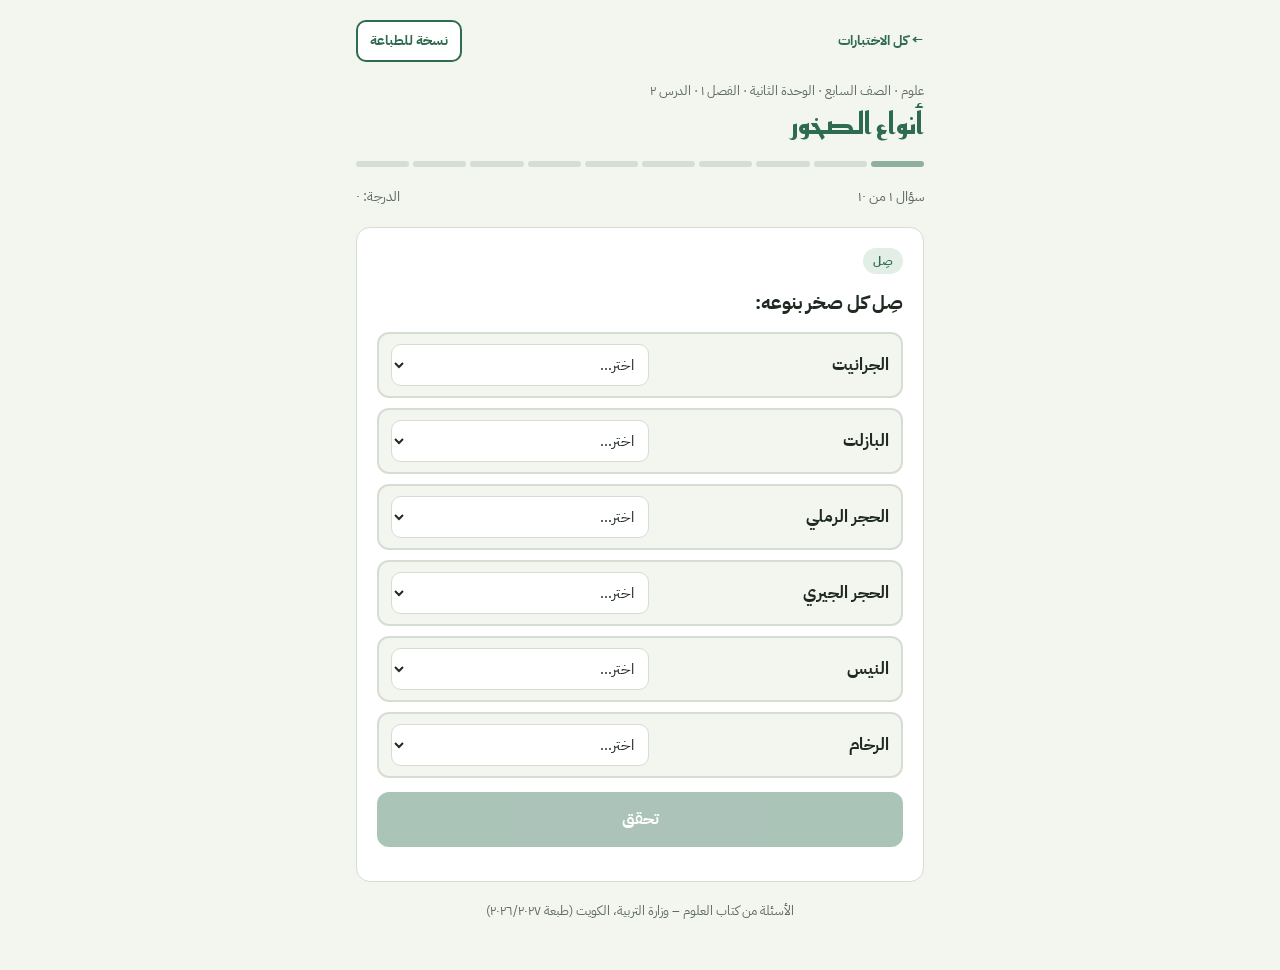
<file: sabe3/ulum-sukhur.html>
<!doctype html>
<html lang="ar" dir="rtl"><head><meta charset="utf-8"><meta name="viewport" content="width=device-width,initial-scale=1">
<title>أنواع الصخور – علوم سابع</title>
<link rel="preconnect" href="https://fonts.googleapis.com">
<link rel="stylesheet" href="https://fonts.googleapis.com/css2?family=Reem+Kufi:wght@500;700&family=IBM+Plex+Sans+Arabic:wght@400;500;700&display=swap">
<link rel="stylesheet" href="../assets/style.css">
</head><body>
<div id="app"></div>
<script>window.QUIZ={"title": "أنواع الصخور", "eyebrow": "علوم · الصف السابع · الوحدة الثانية · الفصل ١ · الدرس ٢", "questions": [{"t": "match", "q": "صِل كل صخر بنوعه:", "pairs": [["الجرانيت", "نارية"], ["البازلت", "نارية"], ["الحجر الرملي", "رسوبية"], ["الحجر الجيري", "رسوبية"], ["النيس", "متحوّلة"], ["الرخام", "متحوّلة"]], "e": ""}, {"t": "mcq", "q": "الصخور النارية تتكوّن من:", "o": ["تجمّد الصهير أو الحمم", "ترسّب الفتات الصخري", "الحرارة والضغط", "بقايا الكائنات الحية"], "a": 0, "e": ""}, {"t": "tf", "q": "الصخور النارية تُعرف بالصخور الأولية، ومنها تتكون أنواع الصخور الأخرى.", "a": true, "e": ""}, {"t": "fill", "s": "الماجما اللي تطلع على سطح الأرض عند ثوران البراكين تسمى ___.", "bank": ["الحمم (اللافا)", "الرواسب", "الصخور المتحولة", "الوشاح"], "a": "الحمم (اللافا)", "e": ""}, {"t": "mcq", "q": "تتحوّل الصخور الرسوبية إلى صخور متحوّلة بفعل:", "o": ["الرياح والأمطار", "الحرارة والضغط", "التبريد", "المياه الجارية"], "a": 1, "e": ""}, {"t": "tf", "q": "الصخور المتحوّلة تشكّل النسبة الأكبر من صخور القشرة الأرضية.", "a": false, "e": "خطأ. تشكّل نسبة ضئيلة."}, {"t": "mcq", "q": "الصخور اللي تغطي معظم سطح القشرة الأرضية:", "o": ["النارية", "الرسوبية", "المتحوّلة", "البركانية"], "a": 1, "e": ""}, {"t": "mcq", "q": "عند تعرّض الصخور للرياح والأمطار والمياه الجارية فإنها:", "o": ["تنصهر", "تتكسّر وتتفتت وتكوّن رواسب", "تتحول إلى رخام", "تزيد صلابتها"], "a": 1, "e": ""}, {"t": "mcq", "q": "أي مما يلي <u>ليس</u> من استخدامات الصخور؟", "o": ["رصف الطرق", "بناء السدود", "تغطية واجهات المباني", "إنتاج الأكسجين"], "a": 3, "e": ""}, {"t": "order", "q": "رتّب دورة الصخور بدايةً من الصهير:", "items": ["الصهير", "صخور نارية", "رواسب", "صخور رسوبية", "صخور متحوّلة"], "e": "الصهير يتجمد ← صخور نارية تتفتت ← رواسب تتماسك ← صخور رسوبية ← بالحرارة والضغط صخور متحوّلة ← تنصهر وترجع صهير."}]};</script>
<script src="../assets/print.js"></script>
<script src="../assets/quiz.js"></script>
</body></html>
</file>
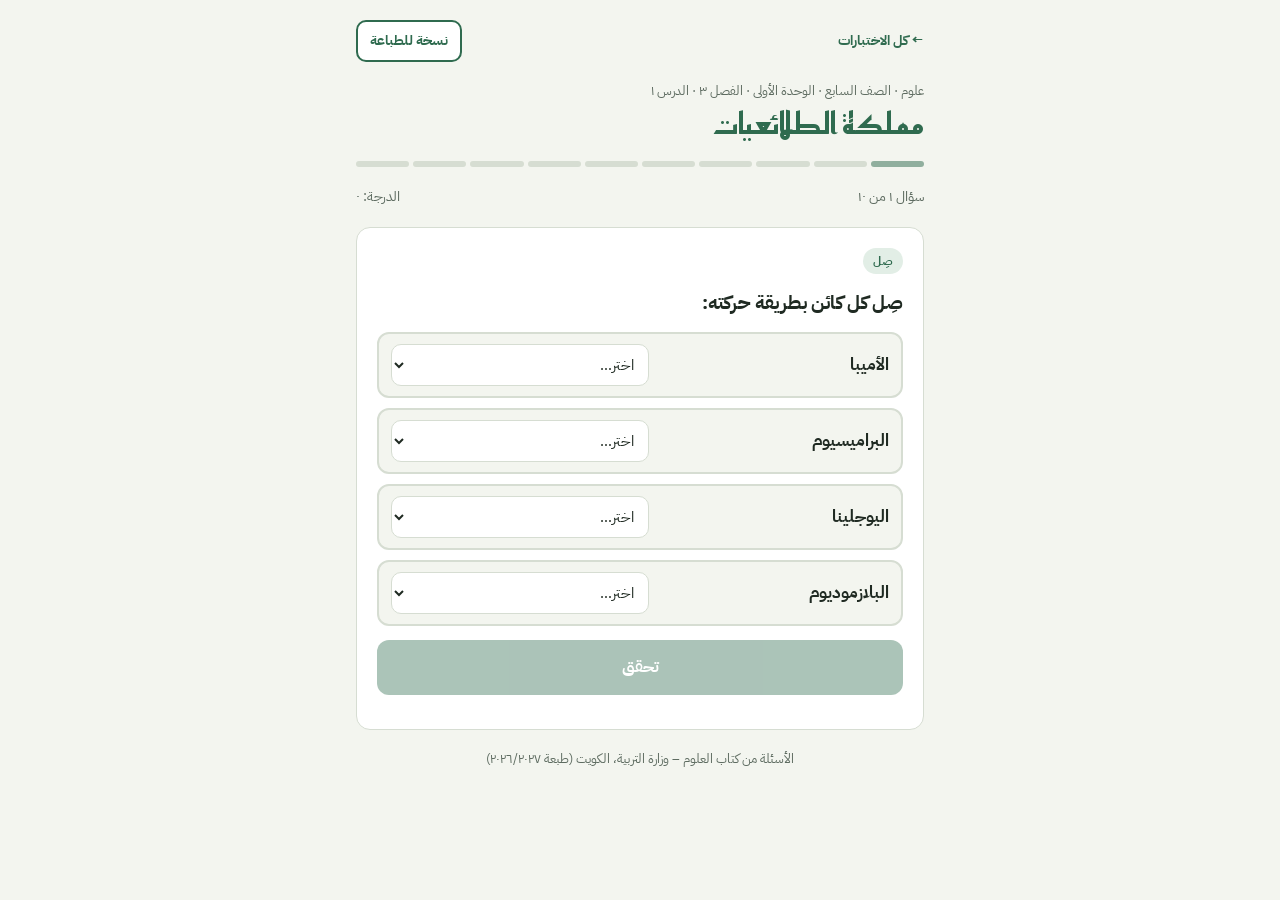
<file: sabe3/ulum-talaiyat.html>
<!doctype html>
<html lang="ar" dir="rtl"><head><meta charset="utf-8"><meta name="viewport" content="width=device-width,initial-scale=1">
<title>مملكة الطلائعيات – علوم سابع</title>
<link rel="preconnect" href="https://fonts.googleapis.com">
<link rel="stylesheet" href="https://fonts.googleapis.com/css2?family=Reem+Kufi:wght@500;700&family=IBM+Plex+Sans+Arabic:wght@400;500;700&display=swap">
<link rel="stylesheet" href="../assets/style.css">
</head><body>
<div id="app"></div>
<script>window.QUIZ={"title": "مملكة الطلائعيات", "eyebrow": "علوم · الصف السابع · الوحدة الأولى · الفصل ٣ · الدرس ١", "questions": [{"t": "match", "q": "صِل كل كائن بطريقة حركته:", "pairs": [["الأميبا", "الأقدام الكاذبة"], ["البراميسيوم", "الأهداب"], ["اليوجلينا", "السوط"], ["البلازموديوم", "ما لها تراكيب للحركة"]], "e": ""}, {"t": "mcq", "q": "كائن يمتلك سوطاً ويحتوي على بلاستيدات خضراء:", "o": ["الأميبا", "اليوجلينا", "البراميسيوم", "العفن المائي"], "a": 1, "e": ""}, {"t": "mcq", "q": "الطحالب تختلف عن النباتات في إنها ما تمتلك:", "o": ["كلوروفيل", "جذوراً وسيقاناً وأوراقاً حقيقية", "نواة حقيقية", "القدرة على البناء الضوئي"], "a": 1, "e": ""}, {"t": "mcq", "q": "الطحالب اللي تمتاز بلونها الذهبي:", "o": ["الدياتومات", "الطحالب الحمراء", "الطحالب البنية", "الطحالب الخضراء"], "a": 0, "e": ""}, {"t": "tf", "q": "العفن المائي غير ضار، بعكس العفن اللزج.", "a": false, "e": "خطأ. العكس: العفن اللزج غير ضار للإنسان، والعفن المائي قد يكون ضاراً بالزراعة وتربية الأسماك."}, {"t": "mcq", "q": "مرض الملاريا يسببه ___ وينتقل للإنسان عن طريق ___:", "o": ["الأميبا / الماء", "البلازموديوم / البعوض", "اليوجلينا / الهواء", "البراميسيوم / الطعام"], "a": 1, "e": ""}, {"t": "mcq", "q": "ينتقل مرض الزحار الأميبي عن طريق:", "o": ["لدغ البعوض", "شرب المياه وتناول الأطعمة الملوثة", "المصافحة", "الهواء"], "a": 1, "e": ""}, {"t": "fill", "s": "تُستخدم الطحالب الحمراء والبنية في صناعة الأغذية مثل ___.", "bank": ["الآيس كريم والجيلي", "الخبز", "الأجبان", "العصائر"], "a": "الآيس كريم والجيلي", "e": ""}, {"t": "mcq", "q": "إذا غطّينا بركة ماء ومنعنا وصول الضوء، أكثر كائن يتأثر:", "o": ["البراميسيوم", "الأميبا", "الطحالب", "عش الغراب"], "a": 2, "e": "الطحالب تحتاج الضوء للبناء الضوئي."}, {"t": "tf", "q": "الطلائعيات كائنات حقيقية النواة.", "a": true, "e": ""}]};</script>
<script src="../assets/print.js"></script>
<script src="../assets/quiz.js"></script>
</body></html>
</file>
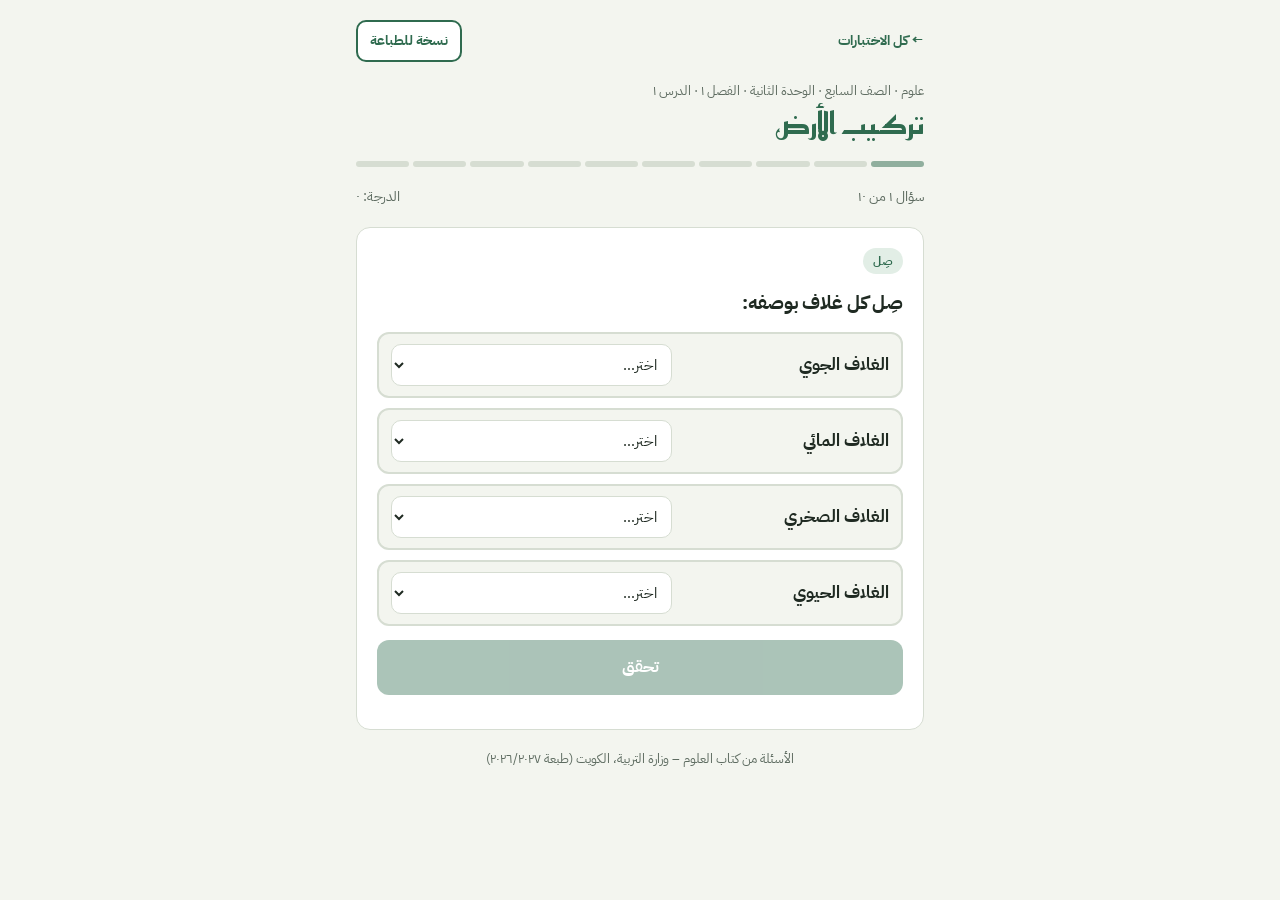
<file: sabe3/ulum-tarkib-alard.html>
<!doctype html>
<html lang="ar" dir="rtl"><head><meta charset="utf-8"><meta name="viewport" content="width=device-width,initial-scale=1">
<title>تركيب الأرض – علوم سابع</title>
<link rel="preconnect" href="https://fonts.googleapis.com">
<link rel="stylesheet" href="https://fonts.googleapis.com/css2?family=Reem+Kufi:wght@500;700&family=IBM+Plex+Sans+Arabic:wght@400;500;700&display=swap">
<link rel="stylesheet" href="../assets/style.css">
</head><body>
<div id="app"></div>
<script>window.QUIZ={"title": "تركيب الأرض", "eyebrow": "علوم · الصف السابع · الوحدة الثانية · الفصل ١ · الدرس ١", "questions": [{"t": "match", "q": "صِل كل غلاف بوصفه:", "pairs": [["الغلاف الجوي", "طبقة غازات تحمي الأرض من الأشعة الضارة"], ["الغلاف المائي", "جميع المياه على سطح الأرض وتحته"], ["الغلاف الصخري", "الصخور والتربة والقارات وقيعان البحار"], ["الغلاف الحيوي", "الكائنات الحية والبيئات اللي تعيش فيها"]], "e": ""}, {"t": "order", "q": "رتّب نطاقات الأرض من الخارج للداخل:", "items": ["القشرة الأرضية", "الوشاح", "اللب الخارجي", "اللب الداخلي"], "e": "", "hint": "أول وحدة تضغطها هي الأقرب للسطح."}, {"t": "mcq", "q": "عرف العلماء التركيب الداخلي للأرض باستخدام:", "o": ["الحفر لمركز الأرض", "الموجات الزلزالية", "الأقمار الصناعية", "المجهر"], "a": 1, "e": ""}, {"t": "tf", "q": "الموجات الثانوية أسرع من الموجات الأولية.", "a": false, "e": "خطأ. الأولية أسرع وتوصل لأجهزة الرصد أول."}, {"t": "mcq", "q": "الموجات الثانوية تنتقل خلال:", "o": ["المواد الصلبة فقط", "المواد السائلة فقط", "الصلبة والسائلة", "الغازات فقط"], "a": 0, "e": ""}, {"t": "fill", "s": "يسمى الحد الفاصل بين القشرة الأرضية والوشاح ___.", "bank": ["حد موهو", "اللب الخارجي", "القشرة المحيطية", "الغلاف الجوي"], "a": "حد موهو", "e": ""}, {"t": "mcq", "q": "يتكوّن لب الأرض من عناصر ثقيلة معظمها:", "o": ["الأكسجين والسيليكون", "النيكل والحديد", "الألومنيوم والسيليكون", "الكربون والهيدروجين"], "a": 1, "e": ""}, {"t": "tf", "q": "القشرة الأرضية أقل سُمكاً تحت البحار والمحيطات وأكثر سُمكاً في المناطق الجبلية.", "a": true, "e": ""}, {"t": "mcq", "q": "القشرة المحيطية:", "o": ["سميكة وقليلة الكثافة وفاتحة اللون", "رقيقة وعالية الكثافة وداكنة اللون", "توجد تحت القارات", "يغلب عليها السيليكون والألومنيوم"], "a": 1, "e": "يغلب عليها السيليكون والمغنيسيوم."}, {"t": "mcq", "q": "يوجد اللب الداخلي في الحالة الصلبة بسبب:", "o": ["برودته الشديدة", "الضغط الهائل عليه من الصخور اللي فوقه", "وجود الماء فيه", "قربه من السطح"], "a": 1, "e": ""}]};</script>
<script src="../assets/print.js"></script>
<script src="../assets/quiz.js"></script>
</body></html>
</file>
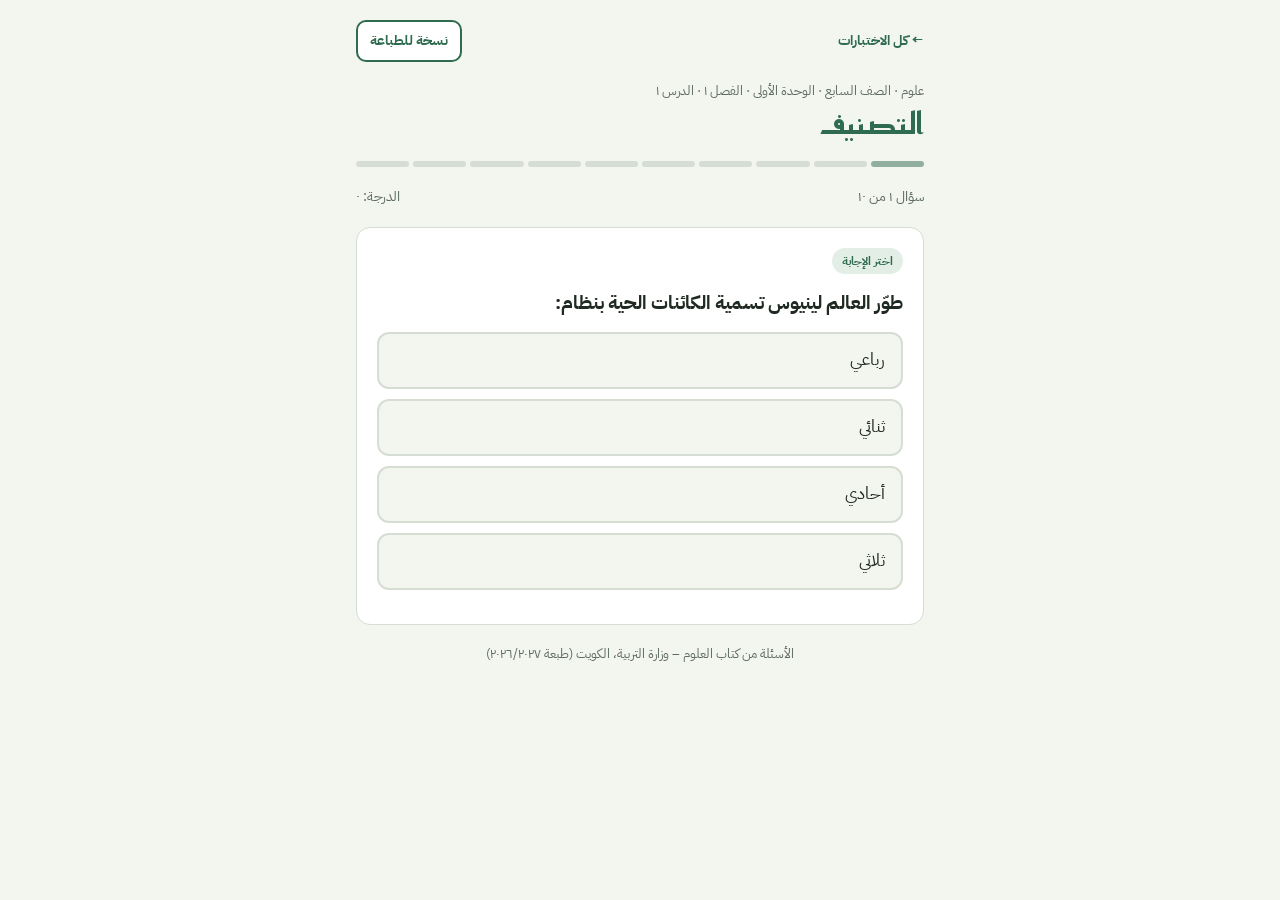
<file: sabe3/ulum-tasneef.html>
<!doctype html>
<html lang="ar" dir="rtl"><head><meta charset="utf-8"><meta name="viewport" content="width=device-width,initial-scale=1">
<title>التصنيف – علوم سابع</title>
<link rel="preconnect" href="https://fonts.googleapis.com">
<link rel="stylesheet" href="https://fonts.googleapis.com/css2?family=Reem+Kufi:wght@500;700&family=IBM+Plex+Sans+Arabic:wght@400;500;700&display=swap">
<link rel="stylesheet" href="../assets/style.css">
</head><body>
<div id="app"></div>
<script>window.QUIZ={"title": "التصنيف", "eyebrow": "علوم · الصف السابع · الوحدة الأولى · الفصل ١ · الدرس ١", "questions": [{"t": "mcq", "q": "طوّر العالم لينيوس تسمية الكائنات الحية بنظام:", "o": ["أحادي", "ثنائي", "ثلاثي", "رباعي"], "a": 1, "e": "نظام التسمية الثنائية: اسمين لاتينيين يمثلان الجنس والنوع."}, {"t": "mcq", "q": "أعلى مستوى في تصنيف الكائنات الحية هو:", "o": ["النوع", "الجنس", "المملكة", "الطائفة"], "a": 2, "e": "المملكة هي الأشمل، وتضم مجموعة كبيرة من الكائنات تشترك في الصفات العامة."}, {"t": "mcq", "q": "الوحدة الأساسية للتصنيف وأصغر مستوياته هو:", "o": ["العائلة", "النوع", "الرتبة", "الشعبة"], "a": 1, "e": "النوع يضم أفراداً متشابهة تقدر تتزاوج وتنتج أفراداً مشابهة لها."}, {"t": "tf", "q": "يشتمل الاسم العلمي للكائن الحي على طائفته ونوعه.", "a": false, "e": "خطأ. الاسم العلمي يتكون من الجنس والنوع."}, {"t": "tf", "q": "تُقسَم الطائفة إلى شُعب.", "a": false, "e": "خطأ. الصح: الشعبة تُقسَم إلى طوائف."}, {"t": "order", "q": "رتّب مستويات التصنيف تنازلياً (من الأكبر للأصغر):", "items": ["المملكة", "الشعبة", "الطائفة", "الرتبة", "العائلة", "الجنس", "النوع"], "e": "المملكة ← الشعبة ← الطائفة ← الرتبة ← العائلة ← الجنس ← النوع.", "hint": "أول وحدة تضغطها هي الأكبر."}, {"t": "match", "q": "صِل كل مستوى بما ينتمي له الحصان العربي:", "pairs": [["الشعبة", "الفقاريات"], ["الطائفة", "الثدييات"], ["الرتبة", "الحافريات"], ["العائلة", "الخيليات"]], "e": "الحصان العربي: مملكة الحيوان، شعبة الفقاريات، طائفة الثدييات، رتبة الحافريات، عائلة الخيليات."}, {"t": "mcq", "q": "الاسم العلمي للدب القطبي مكتوب بالطريقة الصحيحة في:", "o": ["<span class=\"ltr\">ursus Maritimus</span>", "<span class=\"ltr\">Ursus maritimus</span>", "<span class=\"ltr\">URSUS MARITIMUS</span>", "<span class=\"ltr\">Ursus Maritimus</span>"], "a": 1, "e": "اسم الجنس يبدأ بحرف كبير، واسم النوع بحرف صغير."}, {"t": "mcq", "q": "الجربوع له أسماء كثيرة (يربوع، أبو ذنب). ليش العلماء يستخدمون الاسم العلمي؟", "o": ["لأنه أقصر", "لتوحيد اسم الكائن بين العلماء في كل العالم", "لأنه بالعربي", "لأنه يوصف شكل الكائن"], "a": 1, "e": "الاسم العلمي واحد في كل العالم، مثل <span class=\"ltr\">Jaculus jaculus</span> للجربوع."}, {"t": "fill", "s": "العلم الذي يهتم بترتيب الكائنات الحية في مجموعات ليسهل التعرف عليها ودراستها هو علم ___.", "bank": ["التصنيف", "الوراثة", "الأحياء الدقيقة", "البيئة"], "a": "التصنيف", "e": "علم التصنيف يرتب الكائنات حسب صفاتها المشتركة ودرجة التشابه بينها."}]};</script>
<script src="../assets/print.js"></script>
<script src="../assets/quiz.js"></script>
</body></html>
</file>
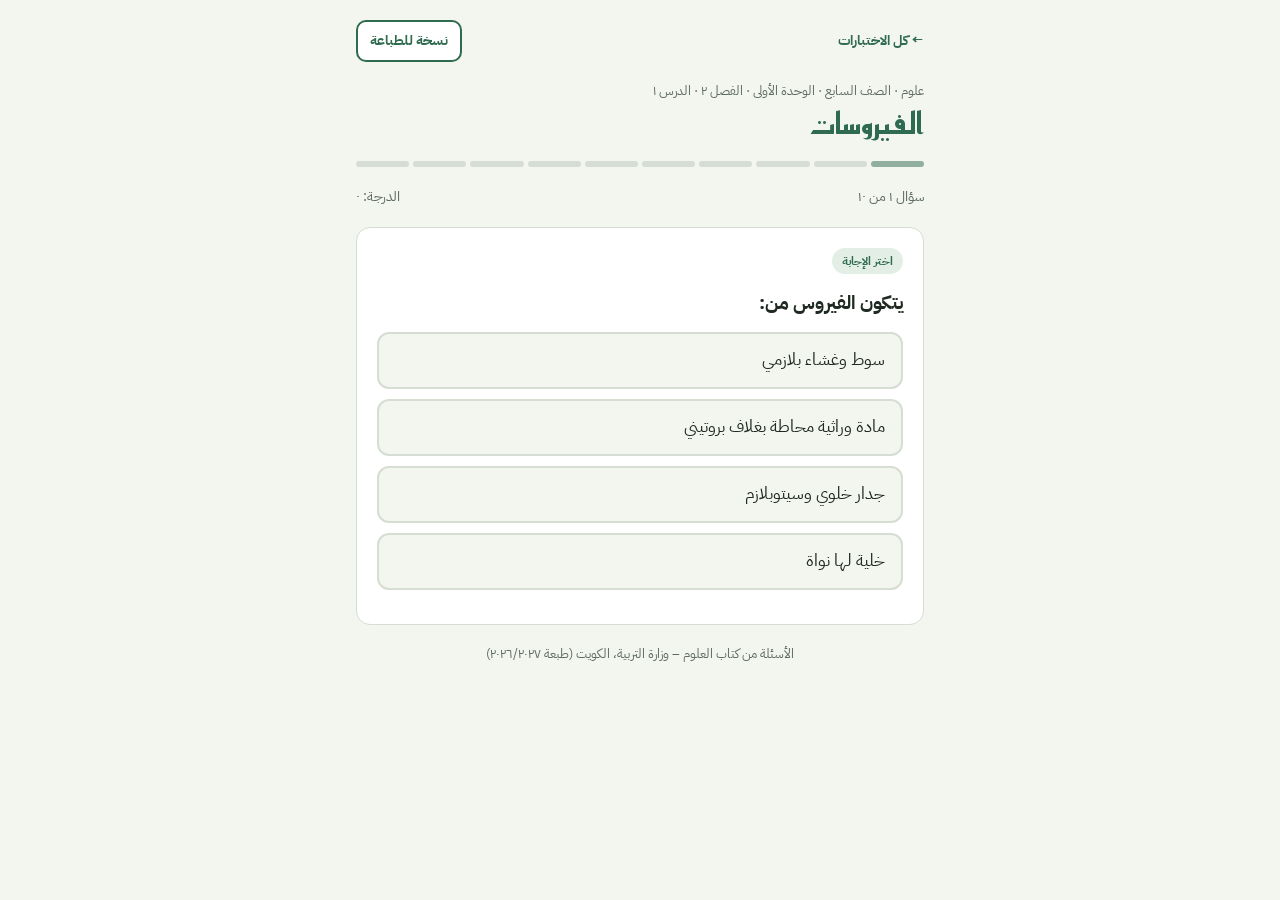
<file: sabe3/ulum-virusat.html>
<!doctype html>
<html lang="ar" dir="rtl"><head><meta charset="utf-8"><meta name="viewport" content="width=device-width,initial-scale=1">
<title>الفيروسات – علوم سابع</title>
<link rel="preconnect" href="https://fonts.googleapis.com">
<link rel="stylesheet" href="https://fonts.googleapis.com/css2?family=Reem+Kufi:wght@500;700&family=IBM+Plex+Sans+Arabic:wght@400;500;700&display=swap">
<link rel="stylesheet" href="../assets/style.css">
</head><body>
<div id="app"></div>
<script>window.QUIZ={"title": "الفيروسات", "eyebrow": "علوم · الصف السابع · الوحدة الأولى · الفصل ٢ · الدرس ١", "questions": [{"t": "mcq", "q": "يتكون الفيروس من:", "o": ["خلية لها نواة", "مادة وراثية محاطة بغلاف بروتيني", "جدار خلوي وسيتوبلازم", "سوط وغشاء بلازمي"], "a": 1, "e": "الغلاف البروتيني يعطي الفيروس شكله."}, {"t": "order", "q": "رتّب مراحل تكاثر الفيروس:", "items": ["الارتباط (الالتصاق)", "الاختراق", "نزع الغلاف", "التضاعف", "التجميع", "التمزق (الانفجار)"], "e": "الارتباط ← الاختراق ← نزع الغلاف ← التضاعف ← التجميع ← التمزق."}, {"t": "mcq", "q": "تُصنَّف الفيروسات طبقاً لـ:", "o": ["لونها وحجمها", "نوع المادة الوراثية ونوع العائل الذي تغزوه", "عدد خلاياها", "طريقة حركتها"], "a": 1, "e": ""}, {"t": "fill", "s": "الكائن الحي الذي يأوي كائناً آخر ويوفّر له الغذاء يسمى ___.", "bank": ["العائل", "الفيروس", "الطفيل", "المستقبِل"], "a": "العائل", "e": ""}, {"t": "tf", "q": "الفيروسات تقدر تتكاثر بروحها بدون ما تدخل خلية حية.", "a": false, "e": "خطأ. تحتاج تدخل خلية حية (العائل) عشان تتكاثر."}, {"t": "tf", "q": "الفيروس اللي يصيب الكبد ممكن يصيب الكلى بعد.", "a": false, "e": "خطأ. الفيروسات متخصصة، تصيب خلايا وأنسجة معيّنة."}, {"t": "mcq", "q": "أي وحدة مما يلي <u>ليست</u> من طرق انتقال الفيروسات؟", "o": ["رذاذ العطاس والسعال", "ملامسة الأسطح الملوّثة", "الطعام المكشوف", "النوم مبكراً"], "a": 3, "e": ""}, {"t": "mcq", "q": "في أي مرحلة تتحرر المادة الوراثية للفيروس داخل الخلية بعد إزالة الغلاف البروتيني؟", "o": ["الارتباط", "نزع الغلاف", "التجميع", "التمزق"], "a": 1, "e": ""}, {"t": "mcq", "q": "ليش ما تُصنَّف الفيروسات ضمن الممالك الخمس؟", "o": ["لأنها كبيرة جداً", "لأنها لا تتكوّن من خلايا", "لأنها تعيش في الماء", "لأنها ذاتية التغذية"], "a": 1, "e": "ما تتوافق مع النظرية الخلوية اللي تقول إن كل كائن حي يتكوّن من خلية أو أكثر."}, {"t": "tf", "q": "عند الإصابة بالحصبة يكوّن الجسم مناعة ضد الفيروس، فلا يصاب بها الشخص مرة ثانية.", "a": true, "e": ""}]};</script>
<script src="../assets/print.js"></script>
<script src="../assets/quiz.js"></script>
</body></html>
</file>
<file: assets/style.css>
/* مذاكرة العيال — shared styles. Layout: one narrow reading column, specimen-label cards */
:root{
  --bg:#f3f5ef; --surface:#ffffff; --ink:#1f2a22; --muted:#5d6b60; --line:#d6ddd2;
  --accent:#2f6b4f; --accent-soft:#e2eee6; --good:#2e7d4f; --good-soft:#e3f3e8;
  --bad:#b4442e; --bad-soft:#f8e6e1; --warn:#a36b12; --warn-soft:#fbf0dc; --on-accent:#ffffff;
  --display:"Reem Kufi","IBM Plex Sans Arabic",Tahoma,sans-serif;
  --body:"IBM Plex Sans Arabic",Tahoma,"Segoe UI",sans-serif;
}
@media (prefers-color-scheme: dark){:root{
  --bg:#141a16; --surface:#1d251f; --ink:#e6ece5; --muted:#9fb0a3; --line:#2f3b33;
  --accent:#7cc39c; --accent-soft:#233a2d; --good:#7cc39c; --good-soft:#1f3328;
  --bad:#ef8a73; --bad-soft:#3a221c; --warn:#e2b257; --warn-soft:#3a2e17; --on-accent:#10251a; color-scheme:dark}}
*{box-sizing:border-box}
body{margin:0;background:var(--bg);color:var(--ink);font-family:var(--body);font-size:17px;line-height:1.7}
.wrap{max-width:600px;margin:0 auto;padding:20px 16px 48px;display:flex;flex-direction:column;gap:18px}
a{color:var(--accent)}
header .eyebrow{font-size:13px;color:var(--muted)}
header h1{font-family:var(--display);font-size:30px;line-height:1.3;margin:2px 0 0;color:var(--accent);text-wrap:balance}
.back{font-size:14px;text-decoration:none;font-weight:700}
.progress{display:flex;gap:4px}
.progress span{flex:1;height:6px;border-radius:3px;background:var(--line)}
.progress span.ok{background:var(--good)} .progress span.no{background:var(--bad)} .progress span.cur{background:var(--accent);opacity:.5}
.meta{display:flex;justify-content:space-between;font-size:14px;color:var(--muted);font-variant-numeric:tabular-nums}
.card{background:var(--surface);border:1px solid var(--line);border-radius:14px;padding:20px;display:flex;flex-direction:column;gap:14px}
.tag{align-self:flex-start;font-size:12px;font-weight:700;color:var(--accent);background:var(--accent-soft);padding:3px 10px;border-radius:20px}
.q{font-size:19px;font-weight:700;line-height:1.6;margin:0;text-wrap:balance}
.opts{display:flex;flex-direction:column;gap:10px}
.opt{font:inherit;text-align:right;color:var(--ink);background:var(--bg);border:2px solid var(--line);border-radius:12px;padding:12px 16px;cursor:pointer}
.opt:hover:not(:disabled){border-color:var(--accent)}
.opt.right{border-color:var(--good);background:var(--good-soft);font-weight:700}
.opt.wrong{border-color:var(--bad);background:var(--bad-soft)}
.opt:disabled{cursor:default}
button:focus-visible,select:focus-visible,textarea:focus-visible,input:focus-visible{outline:3px solid var(--accent);outline-offset:2px}
.ltr{direction:ltr;unicode-bidi:isolate;font-style:italic}
.feedback{border-radius:12px;padding:12px 14px;font-size:15px}
.feedback.good{background:var(--good-soft);border-inline-start:4px solid var(--good)}
.feedback.bad{background:var(--bad-soft);border-inline-start:4px solid var(--bad)}
.feedback b{display:block;margin-bottom:2px}
.btn{font:inherit;font-weight:700;border:0;border-radius:12px;padding:13px;cursor:pointer;background:var(--accent);color:var(--on-accent)}
.btn.ghost{background:transparent;color:var(--accent);border:2px solid var(--accent)}
.btn:disabled{opacity:.4;cursor:default}
.row{display:flex;gap:10px;flex-wrap:wrap} .row>.btn,.row>.opt{flex:1;min-width:120px}
.chips{display:flex;flex-wrap:wrap;gap:8px}
.chip{font:inherit;font-size:15px;background:var(--bg);color:var(--ink);border:2px dashed var(--line);border-radius:22px;padding:6px 14px;cursor:pointer}
.chip:disabled{opacity:.3;cursor:default}
.chip.sel{border-style:solid;border-color:var(--accent);background:var(--accent-soft)}
.ladder{list-style:none;margin:0;padding:0;display:flex;flex-direction:column;gap:6px}
.ladder li{display:flex;gap:10px;align-items:center;padding:7px 12px;border-radius:10px;background:var(--accent-soft);font-weight:500}
.ladder li .n{font-variant-numeric:tabular-nums;color:var(--accent);font-weight:700;min-width:18px}
.ladder li.right{background:var(--good-soft)} .ladder li.wrong{background:var(--bad-soft)}
.ladder li .fix{margin-inline-start:auto;font-size:13px;color:var(--muted)}
.hint{font-size:14px;color:var(--muted);margin:0}
.pairs{display:flex;flex-direction:column;gap:10px}
.pair{display:flex;flex-wrap:wrap;align-items:center;gap:6px 12px;padding:10px 12px;border-radius:12px;background:var(--bg);border:2px solid var(--line)}
.pair .l{flex:1 1 140px;min-width:0}
.pair select{flex:1 1 170px;width:auto}
.pair .fix{flex-basis:100%}
.pair.right{border-color:var(--good);background:var(--good-soft)} .pair.wrong{border-color:var(--bad);background:var(--bad-soft)}
.pair .l{font-weight:700}
.pair .fix{font-size:13px;color:var(--muted)}
select{font:inherit;font-size:15px;color:var(--ink);background:var(--surface);border:1px solid var(--line);border-radius:10px;padding:8px 10px;width:100%;max-width:100%}
.sentence{font-size:19px;font-weight:700;line-height:2}
.blank{display:inline-block;min-width:90px;border-bottom:2px solid var(--accent);padding:0 8px;color:var(--accent);text-align:center}
.blank.right{color:var(--good);border-color:var(--good)} .blank.wrong{color:var(--bad);border-color:var(--bad)}
.result{text-align:center;gap:10px}
.score{font-family:var(--display);font-size:60px;line-height:1.1;color:var(--accent);font-variant-numeric:tabular-nums}
.verdict{font-size:20px;font-weight:700;margin:0}
.review{text-align:right;display:flex;flex-direction:column;gap:6px;font-size:15px}
.review div{padding:8px 12px;border-radius:10px;background:var(--bad-soft)}
footer{font-size:13px;color:var(--muted);text-align:center}
/* home */
.grade h2{font-family:var(--display);font-size:22px;margin:0}
.chapter{font-size:13px;font-weight:700;color:var(--muted);margin:6px 0 0}
.list{display:flex;flex-direction:column;gap:8px}
a.qlink{display:flex;justify-content:space-between;align-items:center;gap:10px;text-decoration:none;color:var(--ink);background:var(--bg);border:2px solid var(--line);border-radius:12px;padding:11px 14px}
a.qlink:hover,a.qlink:focus-visible{border-color:var(--accent);outline:none}
a.qlink.exam{border-color:var(--accent);background:var(--accent-soft);font-weight:700}
.subj{font-size:12px;font-weight:700;color:var(--accent);background:var(--accent-soft);padding:2px 10px;border-radius:20px;white-space:nowrap}
a.exam .subj{background:var(--accent);color:var(--on-accent)}
.empty{color:var(--muted);font-size:15px;margin:0}
/* exam */
.sheet-head{display:grid;grid-template-columns:1fr 1fr;gap:10px}
.sheet-head label{display:flex;flex-direction:column;font-size:13px;color:var(--muted);gap:4px}
.sheet-head input{font:inherit;color:var(--ink);background:var(--bg);border:1px solid var(--line);border-radius:10px;padding:8px 10px;width:100%}
.facts{display:flex;flex-wrap:wrap;gap:8px;font-size:14px}
.facts span{background:var(--accent-soft);color:var(--accent);padding:3px 10px;border-radius:20px;font-weight:700}
.qhead{display:flex;justify-content:space-between;align-items:baseline;gap:10px;flex-wrap:wrap}
.qhead h2{font-family:var(--display);font-size:20px;margin:0}
.marks{font-size:13px;font-weight:700;color:var(--muted);white-space:nowrap;font-variant-numeric:tabular-nums}
.items{display:flex;flex-direction:column;gap:14px;margin:0;padding:0;list-style:none;counter-reset:it}
.item{display:flex;flex-direction:column;gap:8px;padding-bottom:14px;border-bottom:1px dashed var(--line)}
.item:last-child{border-bottom:0;padding-bottom:0}
.item .stem{font-weight:700}
.item .stem::before{counter-increment:it;content:counter(it, arabic-indic) "- ";color:var(--accent)}
.mini{display:flex;flex-wrap:wrap;gap:8px}
.mini label{display:flex;align-items:center;gap:6px;background:var(--bg);border:2px solid var(--line);border-radius:10px;padding:6px 12px;cursor:pointer;font-size:15px}
.mini input{accent-color:var(--accent)}
.mini label.right{border-color:var(--good);background:var(--good-soft);font-weight:700}
.mini label.wrong{border-color:var(--bad);background:var(--bad-soft)}
.item.ok .stem{color:var(--good)} .item.no .stem{color:var(--bad)}
.got{font-size:13px;font-weight:700;font-variant-numeric:tabular-nums}
textarea{font:inherit;font-size:16px;color:var(--ink);background:var(--bg);border:1px solid var(--line);border-radius:10px;padding:10px;width:100%;min-height:80px;resize:vertical}
.model{background:var(--warn-soft);border-inline-start:4px solid var(--warn);border-radius:10px;padding:10px 12px;font-size:15px}
.model b{color:var(--warn)}
.grader{display:flex;gap:8px;flex-wrap:wrap;align-items:center;font-size:14px}
.grader button{font:inherit;font-size:14px;font-weight:700;border-radius:10px;padding:6px 14px;cursor:pointer;background:var(--surface);color:var(--ink);border:2px solid var(--line)}
.grader button.on{border-color:var(--accent);background:var(--accent-soft);color:var(--accent)}
table.cmp{width:100%;border-collapse:collapse;font-size:15px}
table.cmp th,table.cmp td{border:1px solid var(--line);padding:8px;text-align:right;vertical-align:top}
table.cmp th{background:var(--accent-soft)}
td.right{background:var(--good-soft)} td.wrong{background:var(--bad-soft)}
.tablewrap{overflow-x:auto}
.warnbox{background:var(--warn-soft);border-radius:12px;padding:12px 14px;display:flex;flex-direction:column;gap:10px}
.total{position:sticky;bottom:0;background:var(--surface);border:2px solid var(--accent);border-radius:14px;padding:12px 16px;display:flex;justify-content:space-between;align-items:center;gap:10px;flex-wrap:wrap}
.total .big{font-family:var(--display);font-size:30px;color:var(--accent);font-variant-numeric:tabular-nums}
.bars{display:flex;flex-direction:column;gap:8px}
.bar{display:grid;grid-template-columns:minmax(0,1fr) auto;gap:4px 10px;font-size:14px}
.bar .track{grid-column:1/-1;height:8px;border-radius:4px;background:var(--line);overflow:hidden}
.bar .fill{height:100%;background:var(--accent)}
.bar .v{font-variant-numeric:tabular-nums;color:var(--muted)}
/* mode switch (electronic pages + home) */
.toprow{display:flex;justify-content:space-between;align-items:center;gap:10px;flex-wrap:wrap}
.qrow{display:flex;align-items:center;gap:8px;flex-wrap:wrap;background:var(--bg);border:2px solid var(--line);border-radius:12px;padding:8px 8px 8px 12px}
.qrow.exam{border-color:var(--accent);background:var(--accent-soft)}
.qrow .qname{flex:1 1 140px;min-width:0;font-weight:500;padding-inline-start:4px}
.qrow.exam .qname{font-weight:700}
.qrow .qname small{display:block;font-size:12px;color:var(--muted);font-weight:500}
a.mode{font-size:14px;font-weight:700;text-decoration:none;border-radius:10px;padding:7px 12px;white-space:nowrap}
a.mode.e{background:var(--accent);color:var(--on-accent)}
a.mode.p{border:2px solid var(--accent);color:var(--accent);background:var(--surface)}
a.mode:focus-visible{outline:3px solid var(--accent);outline-offset:2px}

/* ---------- print view: a sheet of paper, deliberately light in both themes ---------- */
:root{--paper:#ffffff;--paper-ink:#18201a;--paper-muted:#5b665d;--paper-line:#8f998f;--paper-soft:#eef2ec;--paper-key:#b0321c}
body.printmode{background:var(--bg)}
.ptools{max-width:210mm;margin:0 auto;padding:16px max(16px,env(safe-area-inset-left,0px)) 12px;display:flex;flex-direction:column;gap:10px}
.ptoolrow{display:flex;gap:10px;flex-wrap:wrap;align-items:center}
.ptoolrow .btn{flex:1 1 160px}
.keyt{flex:1 1 200px;display:flex;align-items:center;gap:8px;font-weight:700;background:var(--surface);border:2px solid var(--line);border-radius:12px;padding:10px 12px;cursor:pointer}
.keyt input{width:20px;height:20px;accent-color:var(--accent)}
.paper{background:var(--paper);color:var(--paper-ink);max-width:210mm;margin:0 16px 32px;padding:clamp(18px,5vw,14mm) clamp(16px,4.5vw,13mm);border-radius:6px;box-shadow:0 2px 14px rgba(0,0,0,.14);font-size:15px;line-height:1.75}
@media (min-width:calc(210mm + 40px)){.paper{margin:0 auto 32px}}
.phead{border-bottom:2px solid var(--paper-ink);padding-bottom:10px;margin-bottom:14px;display:flex;flex-direction:column;gap:6px}
.pbrand{display:flex;justify-content:space-between;gap:10px;flex-wrap:wrap;font-size:12px;color:var(--paper-muted)}
.phead h1{font-family:var(--display);font-size:24px;margin:0;color:var(--paper-ink);text-wrap:balance}
.pfields{display:flex;flex-wrap:wrap;gap:6px 18px;font-size:14px}
.pfields span{display:flex;align-items:flex-end;gap:6px}
.pfields i{display:inline-block;min-width:90px;border-bottom:1px dotted var(--paper-line);height:1.2em}
.pfields .pscore{font-weight:700}
.pfields .pscore i{min-width:44px}
.keybanner{display:none;align-self:flex-start;font-size:13px;font-weight:700;color:var(--paper-key);border:2px solid var(--paper-key);border-radius:6px;padding:1px 10px}
.paper.key .keybanner{display:block}
.pqlist,.pitems{margin:0;padding:0 1.6em 0 0;display:flex;flex-direction:column;gap:12px}
.pqlist>li::marker,.pitems>li::marker{font-weight:700}
.pq{break-inside:avoid;padding-inline-start:4px}
.ptag{display:block;font-size:12px;font-weight:700;color:var(--paper-muted)}
.pstem{font-weight:700}
.popts{display:grid;grid-template-columns:repeat(auto-fit,minmax(min(100%,150px),1fr));gap:2px 14px;margin-top:2px}
.po{display:flex;gap:6px;align-items:baseline}
.po i{font-style:normal;font-weight:700;display:inline-flex;align-items:center;justify-content:center;min-width:1.6em;height:1.6em;border:1.5px solid var(--paper-line);border-radius:50%;font-size:12px;flex:none}
.paper.key .po.correct i{border-color:var(--paper-key);background:var(--paper-key);color:#fff}
.paper.key .po.correct{color:var(--paper-key);font-weight:700}
.ptf{display:flex;justify-content:space-between;align-items:baseline;gap:12px}
.paren{white-space:nowrap;font-weight:700;display:inline-flex;gap:4px;min-width:5.5em;justify-content:space-between}
.ans{visibility:hidden;color:var(--paper-key);font-weight:700}
.paper.key .ans{visibility:visible}
.ansblock{display:none;color:var(--paper-key);font-size:14px;border-inline-start:3px solid var(--paper-key);padding:2px 8px;margin-top:4px}
.paper.key .ansblock{display:block}
.box{display:inline-flex;align-items:center;justify-content:center;width:1.9em;height:1.9em;border:1.5px solid var(--paper-ink);border-radius:4px;flex:none;font-size:14px}
.pord{display:flex;flex-direction:column;gap:6px;margin-top:4px}
.pordi{display:flex;align-items:center;gap:10px}
.pmatch{display:grid;grid-template-columns:minmax(0,1fr) minmax(0,1fr);gap:8px 16px;margin-top:4px}
.pcol{display:flex;flex-direction:column;gap:6px;min-width:0}
.pmi{display:flex;align-items:center;gap:8px;min-height:2.2em}
.pmi .num{font-weight:700;min-width:1.4em}
.pmi .pmt{flex:1;min-width:0}
.pbank{display:flex;flex-wrap:wrap;gap:6px 14px;border:1.5px dashed var(--paper-line);border-radius:8px;padding:6px 12px;margin:2px 0 6px;font-weight:700;font-size:14px}
.pblank{display:inline-block;min-width:7em;border-bottom:1.5px dotted var(--paper-ink);text-align:center;line-height:1.4;margin:0 4px}
.psec{margin-bottom:16px}
.psech,.pprompt{break-after:avoid}
.psech{display:flex;justify-content:space-between;align-items:baseline;gap:10px;border-bottom:1px solid var(--paper-line);margin-bottom:4px}
.psech h2{font-family:var(--display);font-size:18px;margin:0}
.psech span{font-size:13px;font-weight:700;color:var(--paper-muted)}
.pprompt{margin:0 0 8px;font-size:14px;color:var(--paper-muted);font-weight:700}
.ptable{width:100%;border-collapse:collapse;font-size:14px}
.ptable th,.ptable td{border:1.5px solid var(--paper-ink);padding:8px;text-align:right;height:3em}
.ptable thead th{background:var(--paper-soft)}
.wlines{display:flex;flex-direction:column;gap:0}
.wlines span{display:block;height:2em;border-bottom:1px dotted var(--paper-line)}
.pfoot{margin-top:18px;padding-top:6px;border-top:1px solid var(--paper-line);font-size:11px;color:var(--paper-muted);text-align:center}
@media (max-width:420px){.pmatch{grid-template-columns:1fr}}

@page{size:A4;margin:12mm}
@media print{
  body,body.printmode{background:#fff!important;color:#000}
  .noprint,.ptools,.total,footer:not(.pfoot),.grader{display:none!important}
  .paper{box-shadow:none;margin:0;padding:0;max-width:none;border-radius:0;font-size:12.5pt}
  .pmatch{grid-template-columns:minmax(0,1fr) minmax(0,1fr)!important}
  *{-webkit-print-color-adjust:exact;print-color-adjust:exact}
}
@media (prefers-reduced-motion:reduce){*{transition:none!important;scroll-behavior:auto!important}}
</file>
